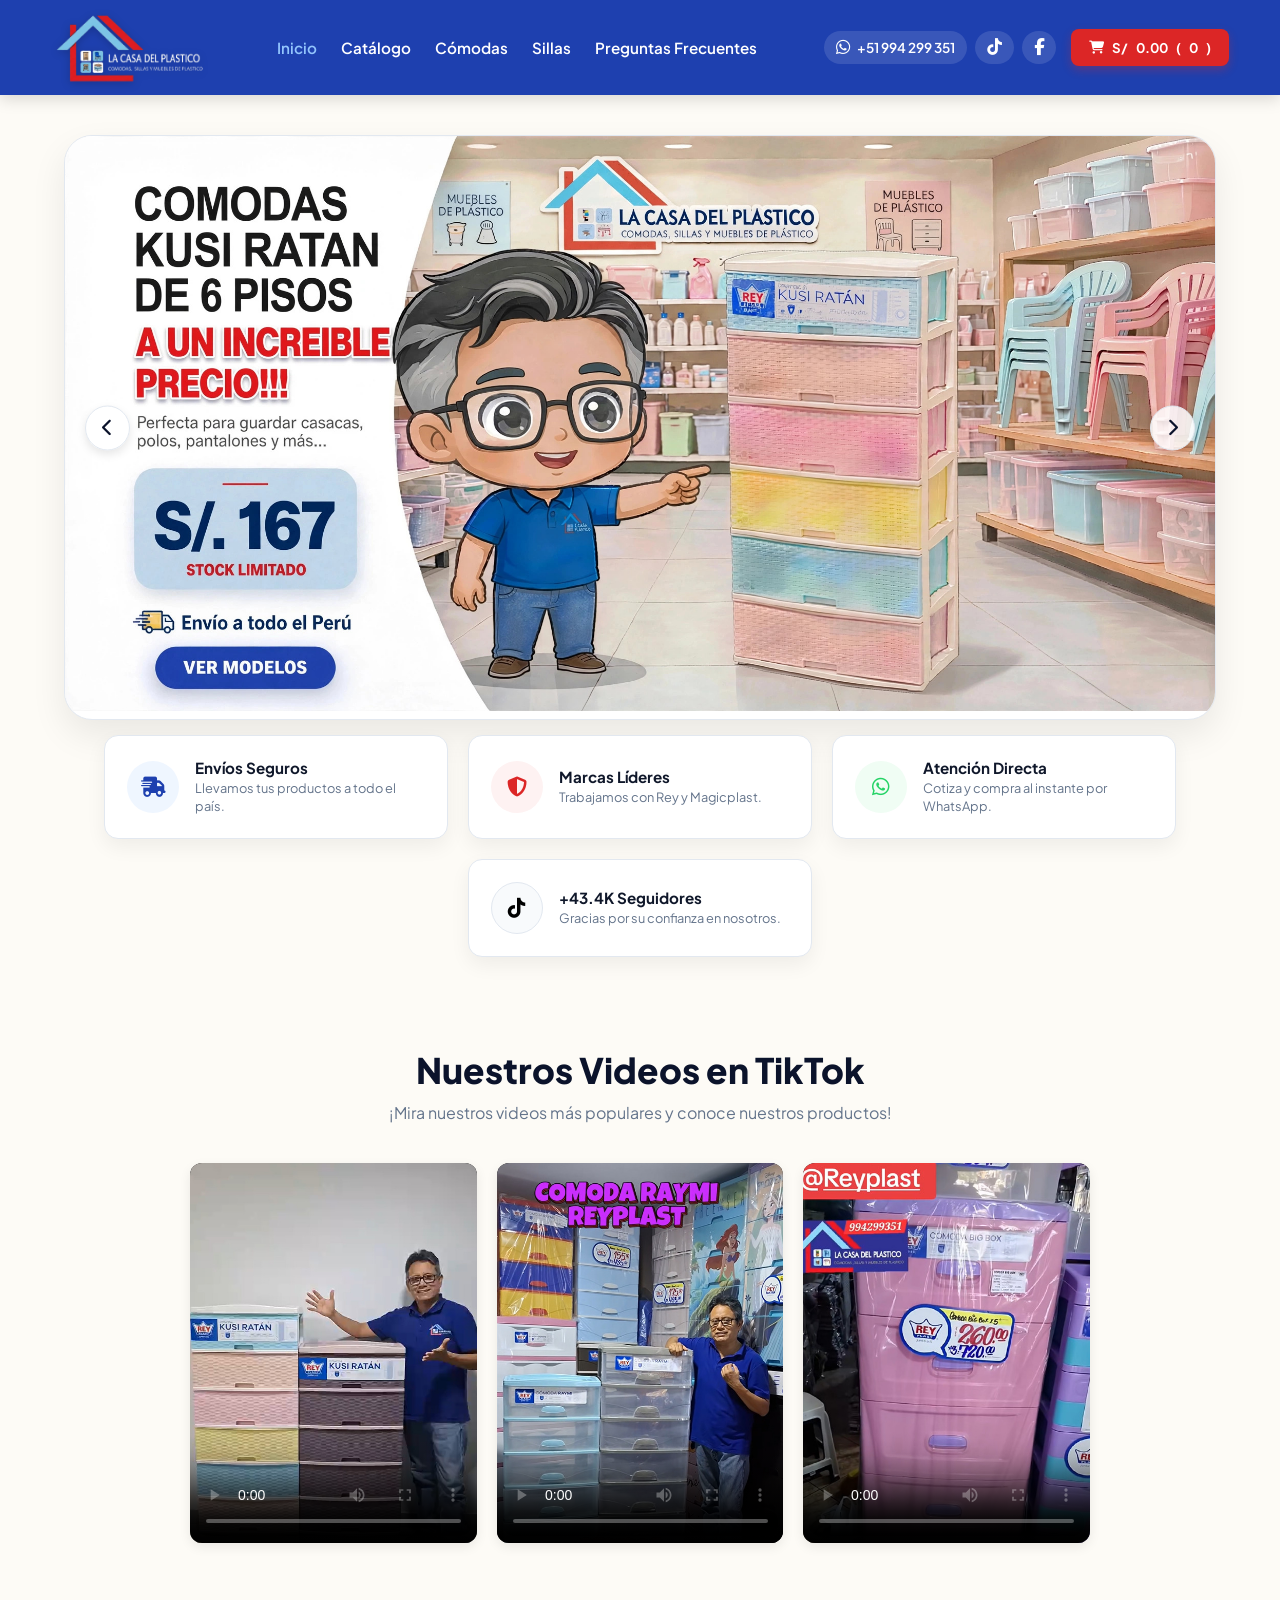
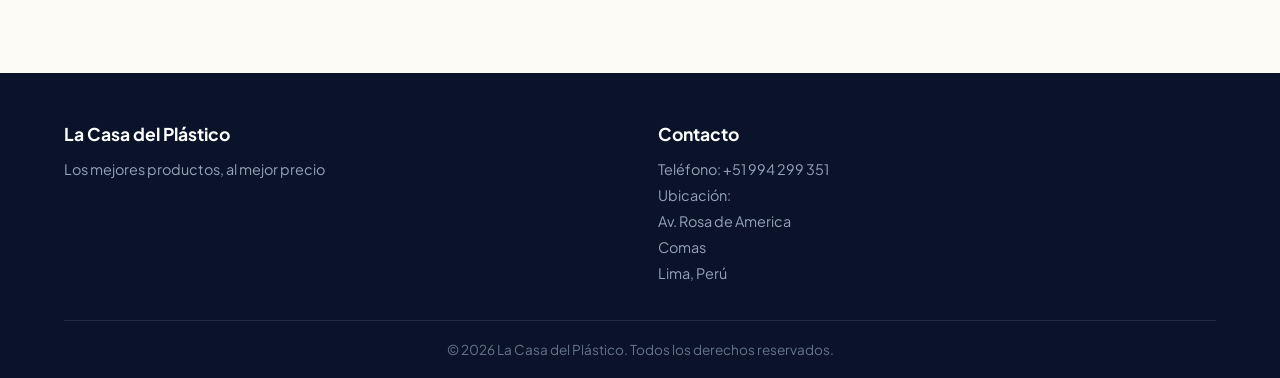
<file: index.html>
<!DOCTYPE html>
<html lang="es">
<head>
    <meta charset="UTF-8">
    <meta name="viewport" content="width=device-width, initial-scale=1.0">
    <title>La Casa del Plástico</title>
    <link href="https://fonts.googleapis.com/css2?family=Plus+Jakarta+Sans:wght@400;500;600;700;800&display=swap" rel="stylesheet">
    <link rel="stylesheet" href="https://cdnjs.cloudflare.com/ajax/libs/font-awesome/6.4.0/css/all.min.css">
    
    <style>
        :root {
            --azul-oscuro: #0B132B;
            --azul-rey: #1E40AF;
            --azul-rey-hover: #1D4ED8;
            --rojo-acento: #DC2626;
            --rojo-hover: #B91C1C;
            --verde-wa: #25D366;
            
            --bg-body: #FDFBF6;
            --texto-oscuro: #0F172A;
            --texto-suave: #64748B;
            --borde: #E2E8F0;

            --transicion: all 0.35s cubic-bezier(0.4, 0, 0.2, 1);
        }

        * {
            box-sizing: border-box;
            margin: 0;
            padding: 0;
            font-family: 'Plus Jakarta Sans', sans-serif;
        }

        html {
            scroll-behavior: smooth;
        }

        body {
            background-color: var(--bg-body);
            margin: 0;
        }

        /* NAVEGACIÓN PRINCIPAL */
        header {
            background-color: var(--azul-rey);
            padding: 10px 4%;
            display: flex;
            justify-content: space-between;
            align-items: center;
            position: sticky;
            top: 0;
            z-index: 1000;
            box-shadow: 0 4px 15px rgba(0,0,0,0.15);
            transition: var(--transicion);
        }

        .logo a {
            display: flex;
            align-items: center;
            text-decoration: none;
        }

        .logo-img {
            height: 75px;
            width: auto;
            object-fit: contain;
            transition: var(--transicion);
            filter: drop-shadow(0px 2px 4px rgba(0, 0, 0, 0.2));
        }

        .logo-img:hover {
            transform: scale(1.04);
        }

        nav ul {
            display: flex;
            list-style: none;
            gap: 24px;
        }

        nav a {
            color: #ffffff;
            text-decoration: none;
            font-weight: 600;
            font-size: 0.95rem;
            position: relative;
            padding-bottom: 4px;
            transition: var(--transicion);
        }

        nav a::after {
            content: '';
            position: absolute;
            bottom: 0;
            left: 0;
            width: 0;
            height: 2px;
            background-color: #ffffff;
            transition: var(--transicion);
        }

        nav a:hover::after {
            width: 100%;
        }

        .header-right {
            display: flex;
            align-items: center;
            gap: 15px;
        }

        .social-contact {
            display: flex;
            align-items: center;
            gap: 8px;
        }

        .social-icon {
            color: #ffffff;
            text-decoration: none;
            font-size: 1.05rem;
            display: flex;
            align-items: center;
            gap: 6px;
            padding: 8px 12px;
            border-radius: 20px;
            background: rgba(255, 255, 255, 0.12);
            transition: var(--transicion);
        }

        .social-icon span {
            font-size: 0.85rem;
            font-weight: 600;
        }

        .social-icon:hover {
            transform: translateY(-2px);
            background: rgba(255, 255, 255, 0.25);
        }

        .social-icon.wa:hover { color: #25D366; }
        .social-icon.tt:hover { color: #00f2fe; }
        .social-icon.fb:hover { color: #1877F2; }

        .btn-cart {
            background-color: var(--rojo-acento);
            color: white;
            border: none;
            padding: 10px 18px;
            border-radius: 8px;
            font-weight: 700;
            cursor: pointer;
            transition: var(--transicion);
            box-shadow: 0 4px 10px rgba(220, 38, 38, 0.3);
            display: flex;
            align-items: center;
            gap: 8px;
        }

        .btn-cart:hover {
            background-color: var(--rojo-hover);
            transform: translateY(-2px);
            box-shadow: 0 6px 15px rgba(220, 38, 38, 0.45);
        }

        /* MODAL DEL CARRITO */
        .modal-carrito {
            display: none;
            position: fixed;
            top: 0;
            left: 0;
            width: 100%;
            height: 100%;
            background: rgba(0, 0, 0, 0.6);
            z-index: 2000;
            justify-content: center;
            align-items: center;
            padding: 20px;
        }

        .modal-contenido {
            background: white;
            width: 100%;
            max-width: 500px;
            border-radius: 16px;
            padding: 24px;
            box-shadow: 0 15px 35px rgba(0,0,0,0.2);
            max-height: 90vh;
            overflow-y: auto;
        }

        .cart-item {
            display: flex;
            align-items: center;
            justify-content: space-between;
            padding: 10px 0;
            border-bottom: 1px solid var(--borde);
            gap: 10px;
        }

        .qty-controls {
            display: flex;
            align-items: center;
            gap: 8px;
            background: #F1F5F9;
            padding: 4px 8px;
            border-radius: 6px;
        }

        .qty-btn {
            background: white;
            border: 1px solid var(--borde);
            width: 24px;
            height: 24px;
            border-radius: 4px;
            font-weight: bold;
            cursor: pointer;
        }

        .btn-remove {
            background: none;
            border: none;
            color: var(--rojo-acento);
            cursor: pointer;
            font-size: 1rem;
        }

        .form-control-input {
            width: 100%;
            padding: 10px;
            border: 1px solid var(--borde);
            border-radius: 8px;
            margin-bottom: 10px;
            font-size: 0.9rem;
        }

        /* BANNER ÚNICO (IMAGEN COMPLETA) */
        .hero-banner-section {
            padding: 40px 5%;
            background: #FDFBF6;
            display: flex;
            justify-content: center;
        }

        .banner-container {
            max-width: 1200px;
            width: 100%;
            position: relative;
            border-radius: 28px;
            overflow: hidden;
            box-shadow: 0 15px 35px rgba(0, 0, 0, 0.08);
            border: 1px solid #E2E8F0;
            background: #FFFFFF;
        }

        .banner-track {
            display: flex;
            transition: transform 0.6s cubic-bezier(0.25, 1, 0.5, 1);
            width: 100%;
        }

        .banner-slide {
            min-width: 100%;
            position: relative;
            box-sizing: border-box;
        }

        .banner-img {
            width: 100%;
            height: auto;
            display: block;
        }

        .hotspot-ver-modelos {
            position: absolute;
            bottom: 4.5%;  
            left: 5.2%;    
            width: 22%;    
            height: 11%;   
            cursor: pointer;
            border-radius: 20px;
            z-index: 5;
        }

        .hotspot-ver-modelos:hover {
            background: rgba(30, 64, 175, 0.15);
            box-shadow: 0 0 15px rgba(30, 64, 175, 0.4);
        }

        .hotspot-silla {
            position: absolute;
            bottom: 4.5%;  
            left: 7.2%;    
            width: 17%;    
            height: 11%;   
            cursor: pointer;
            border-radius: 20px;
            z-index: 5;
        }

        .hotspot-silla:hover {
            background: rgba(30, 64, 175, 0.2);
            box-shadow: 0 0 15px rgba(30, 64, 175, 0.4);
        }

        .carousel-btn {
            position: absolute;
            top: 50%;
            transform: translateY(-50%);
            background-color: rgba(255, 255, 255, 0.85);
            color: var(--azul-oscuro);
            border: 1px solid var(--borde);
            width: 45px;
            height: 45px;
            border-radius: 50%;
            cursor: pointer;
            display: flex;
            align-items: center;
            justify-content: center;
            font-size: 1.1rem;
            z-index: 10;
            transition: var(--transicion);
            box-shadow: 0 4px 10px rgba(0,0,0,0.1);
        }

        .carousel-btn:hover {
            background-color: #ffffff;
            color: var(--azul-rey);
            transform: translateY(-50%) scale(1.08);
            box-shadow: 0 6px 15px rgba(0,0,0,0.15);
        }

        .carousel-btn.prev { left: 20px; }
        .carousel-btn.next { right: 20px; }

        /* SECCIÓN DE BENEFICIOS FLOTANTES */
        .benefits-section {
            max-width: 1200px;
            margin: -25px auto 40px auto;
            padding: 0 5%;
            position: relative;
            z-index: 10;
        }

        .benefits-grid {
            display: grid;
            grid-template-columns: repeat(3, 1fr);
            gap: 20px;
            justify-content: center;
        }

        .benefit-card:nth-child(1) { grid-column: 1; }
        .benefit-card:nth-child(2) { grid-column: 2; }
        .benefit-card:nth-child(3) { grid-column: 3; }
        .benefit-card:nth-child(4) { grid-column: 2; }

        .benefit-card {
            background: white;
            padding: 22px;
            border-radius: 14px;
            display: flex;
            align-items: center;
            gap: 16px;
            box-shadow: 0 8px 20px rgba(0,0,0,0.06);
            border: 1px solid var(--borde);
            transition: var(--transicion);
        }

        .benefit-card:hover {
            transform: translateY(-3px);
            box-shadow: 0 12px 25px rgba(0,0,0,0.09);
        }

        .benefit-icon {
            width: 52px;
            height: 52px;
            border-radius: 50%;
            display: flex;
            align-items: center;
            justify-content: center;
            font-size: 1.25rem;
            flex-shrink: 0;
        }

        .benefit-icon.blue { background-color: #EFF6FF; color: var(--azul-rey); }
        .benefit-icon.red { background-color: #FEF2F2; color: var(--rojo-acento); }
        .benefit-icon.green { background-color: #F0FDF4; color: var(--verde-wa); }
        .benefit-icon.dark { background-color: #F8FAFC; color: #000; border: 1px solid var(--borde); }

        .benefit-info h4 {
            font-size: 0.95rem;
            color: var(--texto-oscuro);
            margin-bottom: 3px;
            font-weight: 700;
        }

        .benefit-info p {
            font-size: 0.8rem;
            color: var(--texto-suave);
            margin: 0;
            line-height: 1.4;
        }

        /* SECCIÓN DE TIKTOK */
        .tiktok-section {
            padding: 50px 5%;
            max-width: 1200px;
            margin: 0 auto;
            text-align: center;
        }

        .section-title {
            font-size: 2.2rem;
            color: var(--azul-oscuro);
            font-weight: 800;
            margin-bottom: 10px;
        }

        .section-subtitle {
            color: var(--texto-suave);
            margin-bottom: 40px;
        }

        .tiktok-grid {
            display: grid;
            grid-template-columns: repeat(3, 1fr);
            gap: 20px;
            max-width: 900px;
            margin: 30px auto;
        }

        .tiktok-card {
            width: 100%;
            height: 380px;
            background: #000;
            border-radius: 12px;
            box-shadow: 0 4px 12px rgba(0,0,0,0.08);
            overflow: hidden;
            position: relative;
        }

        .tiktok-video {
            width: 100%;
            height: 100%;
            object-fit: cover;
            border-radius: 8px;
            background-color: var(--azul-oscuro);
        }

        .tiktok-card:hover {
            transform: translateY(-4px);
        }

        /* FOOTER */
        footer {
            background-color: var(--azul-oscuro);
            color: white;
            padding: 50px 5% 20px 5%;
            margin-top: 50px;
        }

        .footer-content {
            display: grid;
            grid-template-columns: repeat(auto-fit, minmax(200px, 1fr));
            gap: 35px;
            max-width: 1200px;
            margin: 0 auto 30px auto;
        }

        .footer-col h4 {
            margin-bottom: 15px;
            font-size: 1.1rem;
        }

        .footer-col p, .footer-col a {
            color: #94A3B8;
            font-size: 0.9rem;
            text-decoration: none;
            display: block;
            margin-bottom: 8px;
        }

        .footer-bottom {
            text-align: center;
            border-top: 1px solid rgba(255,255,255,0.1);
            padding-top: 20px;
            font-size: 0.85rem;
            color: #64748B;
        }

        .form-grid {
            display: grid;
            grid-template-columns: 1fr 1fr;
            gap: 12px 15px;
            margin-bottom: 15px;
        }

        .form-group {
            display: flex;
            flex-direction: column;
        }

        .form-group.full-width {
            grid-column: 1 / -1;
        }

        .form-group label {
            font-size: 0.85rem;
            font-weight: 700;
            color: var(--azul-oscuro);
            margin-bottom: 4px;
        }

        .form-group input {
            padding: 10px 12px;
            border: 1px solid var(--borde);
            border-radius: 8px;
            font-size: 0.9rem;
            outline: none;
            transition: var(--transicion);
        }

        .form-group input:focus {
            border-color: var(--azul-rey);
            box-shadow: 0 0 0 3px rgba(30, 64, 175, 0.1);
        }

        @media (max-width: 968px) {
            .benefits-grid { grid-template-columns: 1fr; }
            .benefit-card:nth-child(n) { grid-column: auto; }
            .tiktok-grid { grid-template-columns: 1fr; }
            nav ul { display: none; }
        }
    </style>
</head>
<body>

    <header>
        <div class="logo">
            <a href="index.html">
                <img src="logo.png" alt="La Casa del Plástico Logo" class="logo-img">
            </a>
        </div>

        <nav>
            <ul>
                <li><a href="index.html" style="color: #93c5fd;">Inicio</a></li>
                <li><a href="productos.html">Catálogo</a></li>
                <li><a href="comodas.html">Cómodas</a></li>
                <li><a href="sillas.html">Sillas</a></li>
                <li><a href="preguntas.html">Preguntas Frecuentes</a></li>
            </ul>
        </nav>

        <div class="header-right">
            <div class="social-contact">
                <a href="https://wa.me/51994299351" target="_blank" class="social-icon wa" title="WhatsApp">
                    <i class="fa-brands fa-whatsapp"></i>
                    <span>+51 994 299 351</span>
                </a>
                <a href="https://www.tiktok.com/@lacasadelplastic0" target="_blank" class="social-icon tt" title="TikTok">
                    <i class="fa-brands fa-tiktok"></i>
                </a>
                <a href="https://www.facebook.com/p/la-casa-del-plastico-61567259547044/" target="_blank" class="social-icon fb" title="Facebook">
                    <i class="fa-brands fa-facebook-f"></i>
                </a>
            </div>
            <button class="btn-cart" onclick="toggleModalCarrito()">
                <i class="fa-solid fa-cart-shopping"></i> 
                S/ <span id="cart-total-header">0.00</span> (<span id="cart-count-header">0</span>)
            </button>
        </div>
    </header>

    <!-- MODAL DEL CARRITO -->
    <div id="modal-carrito" class="modal-carrito">
        <div class="modal-contenido">
            <h3 style="margin-bottom: 15px; color: var(--azul-oscuro);">Tu Carrito y Datos de Envío</h3>
            <div id="lista-carrito" style="margin-bottom: 20px; max-height: 200px; overflow-y: auto;">
                <!-- Items dinámicos -->
            </div>
            
            <div style="border-top: 1px solid var(--borde); padding-top: 10px; margin-bottom: 15px; font-weight: bold; display: flex; justify-content: space-between;">
                <span>Total a Pagar:</span>
                <span style="color: var(--rojo-acento);">S/ <span id="modal-total">0.00</span></span>
            </div>

            <div style="font-weight: 700; margin-bottom: 10px; display: flex; align-items: center; gap: 8px; color: var(--azul-oscuro);">
                <i class="fa-solid fa-user"></i> Datos del Cliente
            </div>

            <div class="form-grid">
                <div class="form-group">
                    <label>Nombres</label>
                    <input type="text" id="input-nombres" placeholder="Tus nombres">
                </div>
                <div class="form-group">
                    <label>Apellidos</label>
                    <input type="text" id="input-apellidos" placeholder="Tus apellidos">
                </div>
                <div class="form-group">
                    <label>DNI</label>
                    <input type="text" id="input-dni" placeholder="8 dígitos" maxlength="8">
                </div>
                <div class="form-group">
                    <label>Celular</label>
                    <input type="text" id="input-celular" placeholder="999999999" maxlength="9">
                </div>
                <div class="form-group">
                    <label>Provincia</label>
                    <input type="text" id="input-provincia" placeholder="Ej. Lima">
                </div>
                <div class="form-group">
                    <label>Distrito</label>
                    <input type="text" id="input-distrito" placeholder="Ej. Comas">
                </div>
            </div>

            <div style="display: flex; gap: 10px; margin-top: 15px;">
                <button onclick="enviarPedidoWhatsApp()" style="flex: 2; background: var(--verde-wa); color: white; border: none; padding: 12px; border-radius: 8px; font-weight: bold; cursor: pointer;">
                    <i class="fa-brands fa-whatsapp"></i> Enviar Pedido por WhatsApp
                </button>
                <button onclick="toggleModalCarrito()" style="flex: 1; background: #E2E8F0; color: var(--texto-oscuro); border: none; padding: 12px; border-radius: 8px; font-weight: bold; cursor: pointer;">
                    Cerrar
                </button>
            </div>
        </div>
    </div>

    <!-- BANNER CARRUSEL -->
    <section class="hero-banner-section">
        <div class="banner-container">
            <div class="banner-track">
                <div class="banner-slide">
                    <img src="principal/prin1.jpg" alt="Cómodas Kusi Ratan de 6 Pisos" class="banner-img">
                    <a href="productos.html?producto=kusi-ratan&variante=6" class="hotspot-ver-modelos" title="Ver modelos de Kusi Ratan"></a>
                </div>
                <div class="banner-slide">
                    <img src="principal/prin2.jpg" alt="Cómoda Big Box de 5 Pisos" class="banner-img">
                    <a href="productos.html?producto=big-box&variante=5" class="hotspot-ver-modelos" title="Ver modelos de Big Box"></a>
                </div>
                <div class="banner-slide">
                    <img src="principal/prin3.jpg" alt="Silla Top Elegant" class="banner-img">
                    <a href="productos.html?producto=silla-elegant&variante=Unidad" class="hotspot-silla" title="Ver Sillas Top Elegant"></a>
                </div>
                <div class="banner-slide">
                    <img src="principal/prin4.jpg" alt="Cómoda Frozen de 4 Pisos" class="banner-img">
                    <a href="productos.html?producto=frozen&variante=Única" class="hotspot-ver-modelos" title="Ver modelos"></a>
                </div>
            </div>
            <button class="carousel-btn prev" onclick="cambiarSlide(-1)"><i class="fa-solid fa-chevron-left"></i></button>
            <button class="carousel-btn next" onclick="cambiarSlide(1)"><i class="fa-solid fa-chevron-right"></i></button>
        </div>
    </section>

    <!-- SECCIÓN DE BENEFICIOS FLOTANTES -->
    <section class="benefits-section">
        <div class="benefits-grid">
            <div class="benefit-card">
                <div class="benefit-icon blue"><i class="fa-solid fa-truck-fast"></i></div>
                <div class="benefit-info">
                    <h4>Envíos Seguros</h4>
                    <p>Llevamos tus productos a todo el país.</p>
                </div>
            </div>
            <div class="benefit-card">
                <div class="benefit-icon red"><i class="fa-solid fa-shield-halved"></i></div>
                <div class="benefit-info">
                    <h4>Marcas Líderes</h4>
                    <p>Trabajamos con Rey y Magicplast.</p>
                </div>
            </div>
            <div class="benefit-card">
                <div class="benefit-icon green"><i class="fa-brands fa-whatsapp"></i></div>
                <div class="benefit-info">
                    <h4>Atención Directa</h4>
                    <p>Cotiza y compra al instante por WhatsApp.</p>
                </div>
            </div>
            <div class="benefit-card">
                <div class="benefit-icon dark"><i class="fa-brands fa-tiktok"></i></div>
                <div class="benefit-info">
                    <h4>+43.4K Seguidores</h4>
                    <p>Gracias por su confianza en nosotros.</p>
                </div>
            </div>
        </div>
    </section>

    <!-- SECCIÓN DE TIKTOK -->
    <section class="tiktok-section">
        <h2 class="section-title">Nuestros Videos en TikTok</h2>
        <p class="section-subtitle">¡Mira nuestros videos más populares y conoce nuestros productos!</p>
        <div class="tiktok-grid">
            <div class="tiktok-card">
                <video class="tiktok-video" controls poster="images/miniatura1.jpg">
                    <source src="videos/video1.mp4" type="video/mp4">
                </video>
            </div>
            <div class="tiktok-card">
                <video class="tiktok-video" controls poster="images/miniatura2.jpg">
                    <source src="videos/video2.mp4" type="video/mp4">
                </video>
            </div>
            <div class="tiktok-card">
                <video class="tiktok-video" controls poster="images/miniatura3.jpg">
                    <source src="videos/video3.mp4" type="video/mp4">
                </video>
            </div>
        </div>
    </section>

    <footer id="contacto">
        <div class="footer-content">
            <div class="footer-col">
                <h4>La Casa del Plástico</h4>
                <p>Los mejores productos, al mejor precio</p>
            </div>
            <div class="footer-col">
                <h4>Contacto</h4>
                <p>Teléfono: +51 994 299 351</p>
                <p>Ubicación:</p>
                <p>Av. Rosa de America</p>
                <p>Comas</p>
                <p>Lima, Perú</p>
            </div>
        </div>
        <div class="footer-bottom">
            <p>&copy; 2026 La Casa del Plástico. Todos los derechos reservados.</p>
        </div>
    </footer>

    <script>
        // --- CARRITO EN SESIÓN (Se borra al cerrar la página) ---
        let carrito = JSON.parse(sessionStorage.getItem('carrito_plastico')) || [];

        function calcularPrecioTotalItem(item) {
            let cantidadRestante = item.cantidad;
            let precioBase = item.precioUnitario || item.precio || 0;

            if (cantidadRestante < 3) {
                return precioBase * cantidadRestante;
            }

            let opcionesFuente = item.opcionesDisponibles;
            let esComoda = (item.nombre || "").toLowerCase().includes('cómoda') || item.id.includes('ratan') || item.id.includes('toy-story') || item.id.includes('stitch') || item.id.includes('kusi');

            if (esComoda && opcionesFuente && opcionesFuente.length > 0) {
                let opcionX3 = opcionesFuente.find(op => {
                    let label = (op.label || op.nombre || "").toLowerCase();
                    let esX3 = label.includes('x3') || label.includes('3 unidades');
                    
                    let textoOpcion = (item.opcionLabel || item.opcion || "").toLowerCase();
                    let numeroPiso = textoOpcion.replace(/[^0-9]/g, '');
                    if (numeroPiso) {
                        return esX3 && label.includes(numeroPiso);
                    }
                    return esX3;
                });

                if (!opcionX3) {
                    opcionX3 = opcionesFuente.find(op => {
                        let label = (op.label || op.nombre || "").toLowerCase();
                        return label.includes('x3') || label.includes('3 unidades');
                    });
                }

                if (opcionX3 && opcionX3.precio) {
                    let precioComboX3 = parseFloat(opcionX3.precio);
                    let paquetesDe3 = Math.floor(cantidadRestante / 3);
                    let unidadesSueltas = cantidadRestante % 3;
                    return (paquetesDe3 * precioComboX3) + (unidadesSueltas * precioBase);
                }
            }

            let precioTotal = 0;
            if (!opcionesFuente || opcionesFuente.length === 0) {
                return precioBase * cantidadRestante;
            }

            let opcionesOrdenadas = [...opcionesFuente].map(op => {
                let texto = (op.label || op.nombre || "").toLowerCase();
                let match = texto.match(/\d+/);
                let cantMinima = match ? parseInt(match[0]) : 1;

                if (texto.includes('docena')) {
                    cantMinima = 12;
                } else if (texto.includes('unidad') || texto.includes('pieza')) {
                    cantMinima = 1;
                }

                return { ...op, cantMinima, precio: Number(op.precio) || 0 };
            }).sort((a, b) => b.cantMinima - a.cantMinima);

            let opcionUnidad = opcionesOrdenadas.find(op => op.cantMinima === 1) || opcionesOrdenadas[opcionesOrdenadas.length - 1];
            let precioUnitarioCalculado = opcionUnidad ? (opcionUnidad.precio / opcionUnidad.cantMinima) : precioBase;

            for (let op of opcionesOrdenadas) {
                if (op.cantMinima > 1 && cantidadRestante >= op.cantMinima) {
                    let paquetes = Math.floor(cantidadRestante / op.cantMinima);
                    precioTotal += paquetes * op.precio;
                    cantidadRestante %= op.cantMinima;
                }
            }

            if (cantidadRestante > 0) {
                precioTotal += cantidadRestante * precioUnitarioCalculado;
            }

            return precioTotal;
        }

        function actualizarCarritoUI() {
            const totalItems = carrito.reduce((sum, item) => sum + item.cantidad, 0);
            const totalPrecio = carrito.reduce((sum, item) => sum + calcularPrecioTotalItem(item), 0);
            
            const elTotalHeader = document.getElementById('cart-total-header');
            const elCountHeader = document.getElementById('cart-count-header');
            const elModalTotal = document.getElementById('modal-total');

            if (elTotalHeader) elTotalHeader.innerText = totalPrecio.toFixed(2);
            if (elCountHeader) elCountHeader.innerText = totalItems;
            if (elModalTotal) elModalTotal.innerText = totalPrecio.toFixed(2);

            const lista = document.getElementById('lista-carrito');
            if (!lista) return;

            if (carrito.length === 0) {
                lista.innerHTML = '<p style="color: var(--texto-suave); font-size: 0.9rem;">Tu carrito está vacío.</p>';
                return;
            }

            lista.innerHTML = carrito.map((item, index) => `
                <div class="cart-item" style="display: flex; align-items: center; justify-content: space-between; margin-bottom: 12px; gap: 10px;">
                    <div style="flex: 1;">
                        <strong style="font-size: 0.85rem;">${item.nombre}</strong><br>
                        <span style="color: var(--rojo-acento); font-weight: 700; font-size: 0.8rem;">S/ ${calcularPrecioTotalItem(item).toFixed(2)}</span>
                    </div>
                    <div>
                        <input type="number" min="1" value="${item.cantidad}" 
                            onchange="actualizarCantidadInput(${index}, this.value)" 
                            oninput="actualizarCantidadInput(${index}, this.value)"
                            style="width: 60px; padding: 4px; text-align: center; border-radius: 6px; border: 1px solid #ccc; font-weight: 700; font-size: 0.85rem;">
                    </div>
                    <button class="btn-remove" onclick="eliminarDelCarrito(${index})"><i class="fa-solid fa-trash"></i></button>
                </div>
            `).join('');
        }

        function actualizarCantidadInput(index, nuevoValor) {
            let cantidad = parseInt(nuevoValor);
            if (isNaN(cantidad) || cantidad <= 0) {
                cantidad = 1;
            }
            carrito[index].cantidad = cantidad;
            sessionStorage.setItem('carrito_plastico', JSON.stringify(carrito));
            
            // Actualizamos los subtotales y totales en tiempo real sin perder el foco del input
            const totalItems = carrito.reduce((sum, item) => sum + item.cantidad, 0);
            const totalPrecio = carrito.reduce((sum, item) => sum + calcularPrecioTotalItem(item), 0);
            
            const elTotalHeader = document.getElementById('cart-total-header');
            const elCountHeader = document.getElementById('cart-count-header');
            const elModalTotal = document.getElementById('modal-total');

            if (elTotalHeader) elTotalHeader.innerText = totalPrecio.toFixed(2);
            if (elCountHeader) elCountHeader.innerText = totalItems;
            if (elModalTotal) elModalTotal.innerText = totalPrecio.toFixed(2);
        }

        function eliminarDelCarrito(index) {
            carrito.splice(index, 1);
            sessionStorage.setItem('carrito_plastico', JSON.stringify(carrito));
            actualizarCarritoUI();
        }

        function toggleModalCarrito() {
            const modal = document.getElementById('modal-carrito');
            if (modal) {
                modal.style.display = modal.style.display === 'flex' ? 'none' : 'flex';
            }
        }

        function enviarPedidoWhatsApp() {
    if (carrito.length === 0) {
        alert("Tu carrito está vacío.");
        return;
    }

    const nombres = document.getElementById('input-nombres')?.value.trim() || '';
    const apellidos = document.getElementById('input-apellidos')?.value.trim() || '';
    const dni = document.getElementById('input-dni')?.value.trim() || '';
    const celular = document.getElementById('input-celular')?.value.trim() || '';
    const provincia = document.getElementById('input-provincia')?.value.trim() || '';
    const distrito = document.getElementById('input-distrito')?.value.trim() || '';

    if (!nombres || !apellidos || !dni || !celular || !provincia || !distrito) {
        alert("Por favor, completa todos tus datos personales y de ubicación para el pedido.");
        return;
    }

    const totalPrecio = carrito.reduce((sum, item) => sum + calcularPrecioTotalItem(item), 0);

    // 1. CREAR EL OBJETO DEL PEDIDO PARA EL ADMIN
    let nuevoPedidoAdmin = {
        id: Date.now(),
        nombres: nombres,
        apellidos: apellidos,
        dni: dni,
        celular: celular,
        provincia: provincia,
        distrito: distrito,
        items: carrito.map(item => ({ 
            nombre: item.nombre, 
            cantidad: item.cantidad, 
            subtotal: calcularPrecioTotalItem(item) 
        })),
        total: totalPrecio,
        fecha: new Date().toLocaleString(),
        estado: "pendiente"
    };

    // 2. GUARDAR EN localStorage PARA QUE EL ADMIN.HTML LO PUEDA LEER SIEMPRE
    let listaAdmin = JSON.parse(localStorage.getItem('admin_pedidos')) || [];
    listaAdmin.unshift(nuevoPedidoAdmin);
    localStorage.setItem('admin_pedidos', JSON.stringify(listaAdmin));

    // 3. ARMAR EL MENSAJE DE WHATSAPP
    let mensaje = `*¡Nuevo Pedido - La Casa del Plástico!*%0A%0A`;
    mensaje += `*DATOS DEL CLIENTE:*%0A`;
    mensaje += `- Nombre: ${nombres} ${apellidos}%0A`;
    mensaje += `- DNI: ${dni}%0A`;
    mensaje += `- Celular: ${celular}%0A`;
    mensaje += `- Provincia: ${provincia}%0A`;
    mensaje += `- Distrito: ${distrito}%0A%0A`;
    
    mensaje += `*DETALLE DEL PEDIDO:*%0A`;
    carrito.forEach(item => {
        const subtotalItem = calcularPrecioTotalItem(item);
        mensaje += `▪ ${item.nombre} | Cant: ${item.cantidad} | S/ ${subtotalItem.toFixed(2)}%0A`;
    });
    
    mensaje += `%0A*TOTAL A PAGAR: S/ ${totalPrecio.toFixed(2)}*`;

    // 4. ABRIR WHATSAPP
    window.open(`https://wa.me/51994299351?text=${mensaje}`, '_blank');
}

        document.addEventListener('DOMContentLoaded', () => {
            actualizarCarritoUI();
        });

        // --- SCRIPTS DE TIKTOK Y CARRUSEL ORIGINALES ---
        document.querySelectorAll('.tiktok-card').forEach(card => {
            const video = card.querySelector('.tiktok-video');
            card.addEventListener('mouseenter', () => {
                video.play().catch(() => {});
            });
            card.addEventListener('mouseleave', () => {
                video.pause();
                video.currentTime = 0;
            });
        });

        let slideActual = 0;
        function mostrarSlide(n) {
            const slides = document.querySelectorAll('.banner-slide');
            const track = document.querySelector('.banner-track');
            if (slides.length === 0 || !track) return;
            if (n >= slides.length) slideActual = 0;
            if (n < 0) slideActual = slides.length - 1;
            track.style.transform = `translateX(-${slideActual * 100}%)`;
        }
        function cambiarSlide(direccion) {
            slideActual += direccion;
            mostrarSlide(slideActual);
        }
        setInterval(() => {
            slideActual++;
            mostrarSlide(slideActual);
        }, 6000);
    </script>
</body>
</html>
</file>
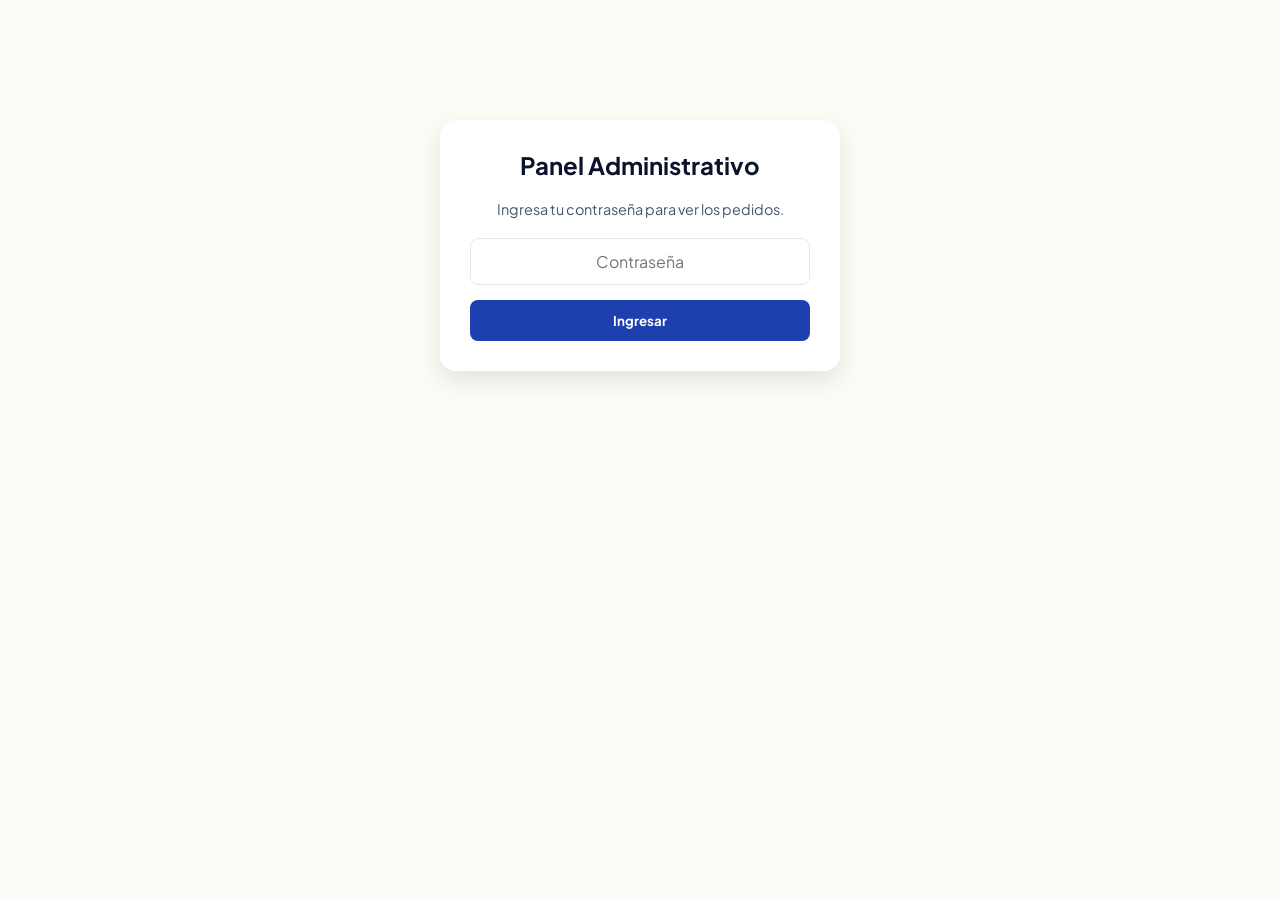
<file: admin.html>
<!DOCTYPE html>
<html lang="es">
<head>
    <meta charset="UTF-8">
    <meta name="viewport" content="width=device-width, initial-scale=1.0">
    <title>Panel de Administración - La Casa del Plástico</title>
    <link href="https://fonts.googleapis.com/css2?family=Plus+Jakarta+Sans:wght@400;500;600;700;800&display=swap" rel="stylesheet">
    <link rel="stylesheet" href="https://cdnjs.cloudflare.com/ajax/libs/font-awesome/6.4.0/css/all.min.css">
    
    <style>
        :root {
            --azul-oscuro: #0B132B;
            --azul-rey: #1E40AF;
            --rojo-acento: #DC2626;
            --verde-wa: #25D366;
            --bg-body: #FDFBF6;
            --texto-oscuro: #0F172A;
            --texto-suave: #475569;
            --borde: #E2E8F0;
            --transicion: all 0.3s ease;
        }

        * {
            box-sizing: border-box;
            margin: 0;
            padding: 0;
            font-family: 'Plus Jakarta Sans', sans-serif;
        }

        body {
            background-color: var(--bg-body);
            color: var(--texto-oscuro);
            padding: 20px;
        }

        /* PANTALLA DE CONTRASEÑA */
        #auth-screen {
            max-width: 400px;
            margin: 100px auto;
            background: white;
            padding: 30px;
            border-radius: 16px;
            box-shadow: 0 10px 25px rgba(0,0,0,0.1);
            text-align: center;
        }

        #auth-screen h2 {
            color: var(--azul-oscuro);
            margin-bottom: 20px;
        }

        .input-pass {
            width: 100%;
            padding: 12px;
            border: 1px solid var(--borde);
            border-radius: 8px;
            margin-bottom: 15px;
            font-size: 1rem;
            text-align: center;
        }

        .btn-primary {
            background-color: var(--azul-rey);
            color: white;
            border: none;
            padding: 12px 20px;
            border-radius: 8px;
            font-weight: 700;
            cursor: pointer;
            width: 100%;
            transition: var(--transicion);
        }

        .btn-primary:hover {
            background-color: #1d4ed8;
        }

        /* PANEL PRINCIPAL (OCULTO HASTA AUTENTICAR) */
        #admin-panel {
            display: none;
            max-width: 1100px;
            margin: 0 auto;
        }

        header {
            display: flex;
            justify-content: space-between;
            align-items: center;
            background: white;
            padding: 20px 30px;
            border-radius: 16px;
            box-shadow: 0 4px 15px rgba(0,0,0,0.05);
            margin-bottom: 30px;
        }

        header h1 {
            font-size: 1.5rem;
            color: var(--azul-oscuro);
        }

        /* PESTAÑAS DE NAVEGACIÓN */
        .tabs {
            display: flex;
            gap: 15px;
            margin-bottom: 25px;
        }

        .tab-btn {
            background: white;
            border: 2px solid var(--borde);
            padding: 10px 20px;
            border-radius: 8px;
            font-weight: 700;
            cursor: pointer;
            color: var(--texto-suave);
            transition: var(--transicion);
        }

        .tab-btn.active {
            background: var(--azul-rey);
            color: white;
            border-color: var(--azul-rey);
        }

        /* CONTENEDOR DE TARJETAS (FLASH CARDS) */
        .cards-grid {
            display: grid;
            grid-template-columns: repeat(auto-fill, minmax(320px, 1fr));
            gap: 20px;
        }

        .order-card {
            background: white;
            border-radius: 16px;
            padding: 20px;
            box-shadow: 0 8px 20px rgba(0,0,0,0.05);
            border: 2px solid var(--borde);
            display: flex;
            flex-direction: column;
            justify-content: space-between;
            position: relative;
            transition: var(--transicion);
        }

        .order-card.pendiente {
            border-left: 6px solid var(--rojo-acento);
        }

        .order-card.realizado {
            border-left: 6px solid var(--verde-wa);
            opacity: 0.85;
        }

        .card-header {
            display: flex;
            justify-content: space-between;
            align-items: flex-start;
            margin-bottom: 12px;
            border-bottom: 1px solid var(--borde);
            padding-bottom: 8px;
        }

        .card-client {
            font-weight: 800;
            font-size: 1.1rem;
            color: var(--azul-oscuro);
        }

        .card-date {
            font-size: 0.8rem;
            color: var(--texto-suave);
        }

        .card-details {
            font-size: 0.9rem;
            margin-bottom: 15px;
            color: var(--texto-suave);
        }

        .card-details p {
            margin-bottom: 4px;
        }

        .items-list {
            background: #F8FAFC;
            padding: 10px;
            border-radius: 8px;
            font-size: 0.85rem;
            margin-bottom: 15px;
        }

        .card-footer {
            display: flex;
            justify-content: space-between;
            align-items: center;
            border-top: 1px solid var(--borde);
            padding-top: 12px;
        }

        .card-total {
            font-weight: 800;
            color: var(--rojo-acento);
            font-size: 1.05rem;
        }

        .actions-btns {
            display: flex;
            gap: 8px;
        }

        .btn-action {
            background: #F1F5F9;
            border: none;
            width: 35px;
            height: 35px;
            border-radius: 6px;
            cursor: pointer;
            font-size: 0.9rem;
            display: flex;
            align-items: center;
            justify-content: center;
            transition: var(--transicion);
        }

        .btn-action.toggle { color: var(--azul-rey); }
        .btn-action.toggle:hover { background: #E0F2FE; }
        .btn-action.delete { color: var(--rojo-acento); }
        .btn-action.delete:hover { background: #FEE2E2; }

        .empty-state {
            grid-column: 1 / -1;
            text-align: center;
            padding: 40px;
            color: var(--texto-suave);
            background: white;
            border-radius: 16px;
        }
    </style>
</head>
<body>

    <!-- PANTALLA DE ACCESO -->
    <div id="auth-screen">
        <h2>Panel Administrativo</h2>
        <p style="color: var(--texto-suave); font-size: 0.9rem; margin-bottom: 20px;">Ingresa tu contraseña para ver los pedidos.</p>
        <input type="password" id="input-password" class="input-pass" placeholder="Contraseña">
        <button class="btn-primary" onclick="verificarPassword()">Ingresar</button>
    </div>

    <!-- PANEL DE ADMINISTRACIÓN -->
    <div id="admin-panel">
        <header>
            <h1><i class="fa-solid fa-boxes-stacked"></i> Administración de Pedidos</h1>
            <button class="btn-primary" style="width: auto; padding: 8px 15px; font-size: 0.85rem; background: var(--rojo-acento);" onclick="cerrarSesion()">Salir</button>
        </header>

        <!-- PESTAÑAS -->
        <div class="tabs">
            <button class="tab-btn active" onclick="filtrarPedidos('todos', this)">Todos</button>
            <button class="tab-btn" onclick="filtrarPedidos('pendiente', this)">Faltantes (Pendientes)</button>
            <button class="tab-btn" onclick="filtrarPedidos('realizado', this)">Realizados</button>
        </div>

        <!-- CONTENEDOR DE TARJETAS -->
        <div id="pedidos-grid" class="cards-grid">
            <!-- Las tarjetas se generan dinámicamente aquí -->
        </div>
    </div>

    <script>
        // CAMBIA AQUÍ TU CONTRASEÑA SEGURA
        const PASSWORD_SECRETA = "Luchito50"; 

        function verificarPassword() {
            const pass = document.getElementById('input-password').value;
            if (pass === PASSWORD_SECRETA) {
                document.getElementById('auth-screen').style.display = 'none';
                document.getElementById('admin-panel').style.display = 'block';
                cargarPedidos('todos');
            } else {
                alert("Contraseña incorrecta.");
            }
        }

        function cerrarSesion() {
            document.getElementById('admin-panel').style.display = 'none';
            document.getElementById('auth-screen').style.display = 'block';
            document.getElementById('input-password').value = '';
        }

        // Simulación o lectura de pedidos locales
        // Nota: Para que los pedidos de tu catálogo principal lleguen aquí automáticamente, 
        // puedes asegurarte de guardarlos en el localStorage al hacer clic en enviar por WhatsApp.
        let pedidos = JSON.parse(localStorage.getItem('admin_pedidos')) || [
            {
                id: 1,
                nombres: "Juan",
                apellidos: "Pérez",
                dni: "12345678",
                celular: "987654321",
                provincia: "Lima",
                distrito: "Comas",
                items: [{ nombre: "Silla Rattan x1", cantidad: 4, subtotal: 120.00 }],
                total: 120.00,
                fecha: "2026-06-06 14:30",
                estado: "pendiente" // pendiente o realizado
            }
        ];

        let filtroActual = 'todos';

        function cargarPedidos(filtro) {
            filtroActual = filtro;
            const grid = document.getElementById('pedidos-grid');
            
            let pedidosFiltrados = pedidos;
            if (filtro !== 'todos') {
                pedidosFiltrados = pedidos.filter(p => p.estado === filtro);
            }

            if (pedidosFiltrados.length === 0) {
                grid.innerHTML = `<div class="empty-state">No hay pedidos en esta sección.</div>`;
                return;
            }

            grid.innerHTML = pedidosFiltrados.map(p => `
                <div class="order-card ${p.estado}">
                    <div>
                        <div class="card-header">
                            <div>
                                <div class="card-client">${p.nombres} ${p.apellidos}</div>
                                <div class="card-date"><i class="fa-regular fa-clock"></i> ${p.fecha}</div>
                            </div>
                            <span style="font-size: 0.75rem; font-weight: 700; padding: 4px 8px; border-radius: 4px; background: ${p.estado === 'pendiente' ? '#FEE2E2; color: #DC2626;' : '#DCFCE7; color: #16A34A;'}">
                                ${p.estado.toUpperCase()}
                            </span>
                        </div>
                        <div class="card-details">
                            <p><strong>DNI:</strong> ${p.dni}</p>
                            <p><strong>Celular:</strong> ${p.celular}</p>
                            <p><strong>Ubicación:</strong> ${p.provincia} - ${p.distrito}</p>
                        </div>
                        <div class="items-list">
                            <strong>Productos:</strong><br>
                            ${p.items.map(i => `▪ ${i.nombre} (Cant: ${i.cantidad}) - S/ ${i.subtotal.toFixed(2)}`).join('<br>')}
                        </div>
                    </div>
                    <div class="card-footer">
                        <div class="card-total">S/ ${p.total.toFixed(2)}</div>
                        <div class="actions-btns">
                            <button class="btn-action toggle" title="Cambiar Estado" onclick="cambiarEstado(${p.id})">
                                <i class="fa-solid fa-arrow-rotate-right"></i>
                            </button>
                            <button class="btn-action delete" title="Eliminar" onclick="eliminarPedido(${p.id})">
                                <i class="fa-solid fa-trash"></i>
                            </button>
                        </div>
                    </div>
                </div>
            `).join('');
        }

        function filtrarPedidos(filtro, btnElement) {
            document.querySelectorAll('.tab-btn').forEach(b => b.classList.remove('active'));
            btnElement.classList.add('active');
            cargarPedidos(filtro);
        }

        function cambiarEstado(id) {
            const pedido = pedidos.find(p => p.id === id);
            if (pedido) {
                pedido.estado = pedido.estado === 'pendiente' ? 'realizado' : 'pendiente';
                localStorage.setItem('admin_pedidos', JSON.stringify(pedidos));
                cargarPedidos(filtroActual);
            }
        }

        function eliminarPedido(id) {
            if (confirm("¿Estás seguro de eliminar este registro?")) {
                pedidos = pedidos.filter(p => p.id !== id);
                localStorage.setItem('admin_pedidos', JSON.stringify(pedidos));
                cargarPedidos(filtroActual);
            }
        }
    </script>
</body>
</html>
</file>
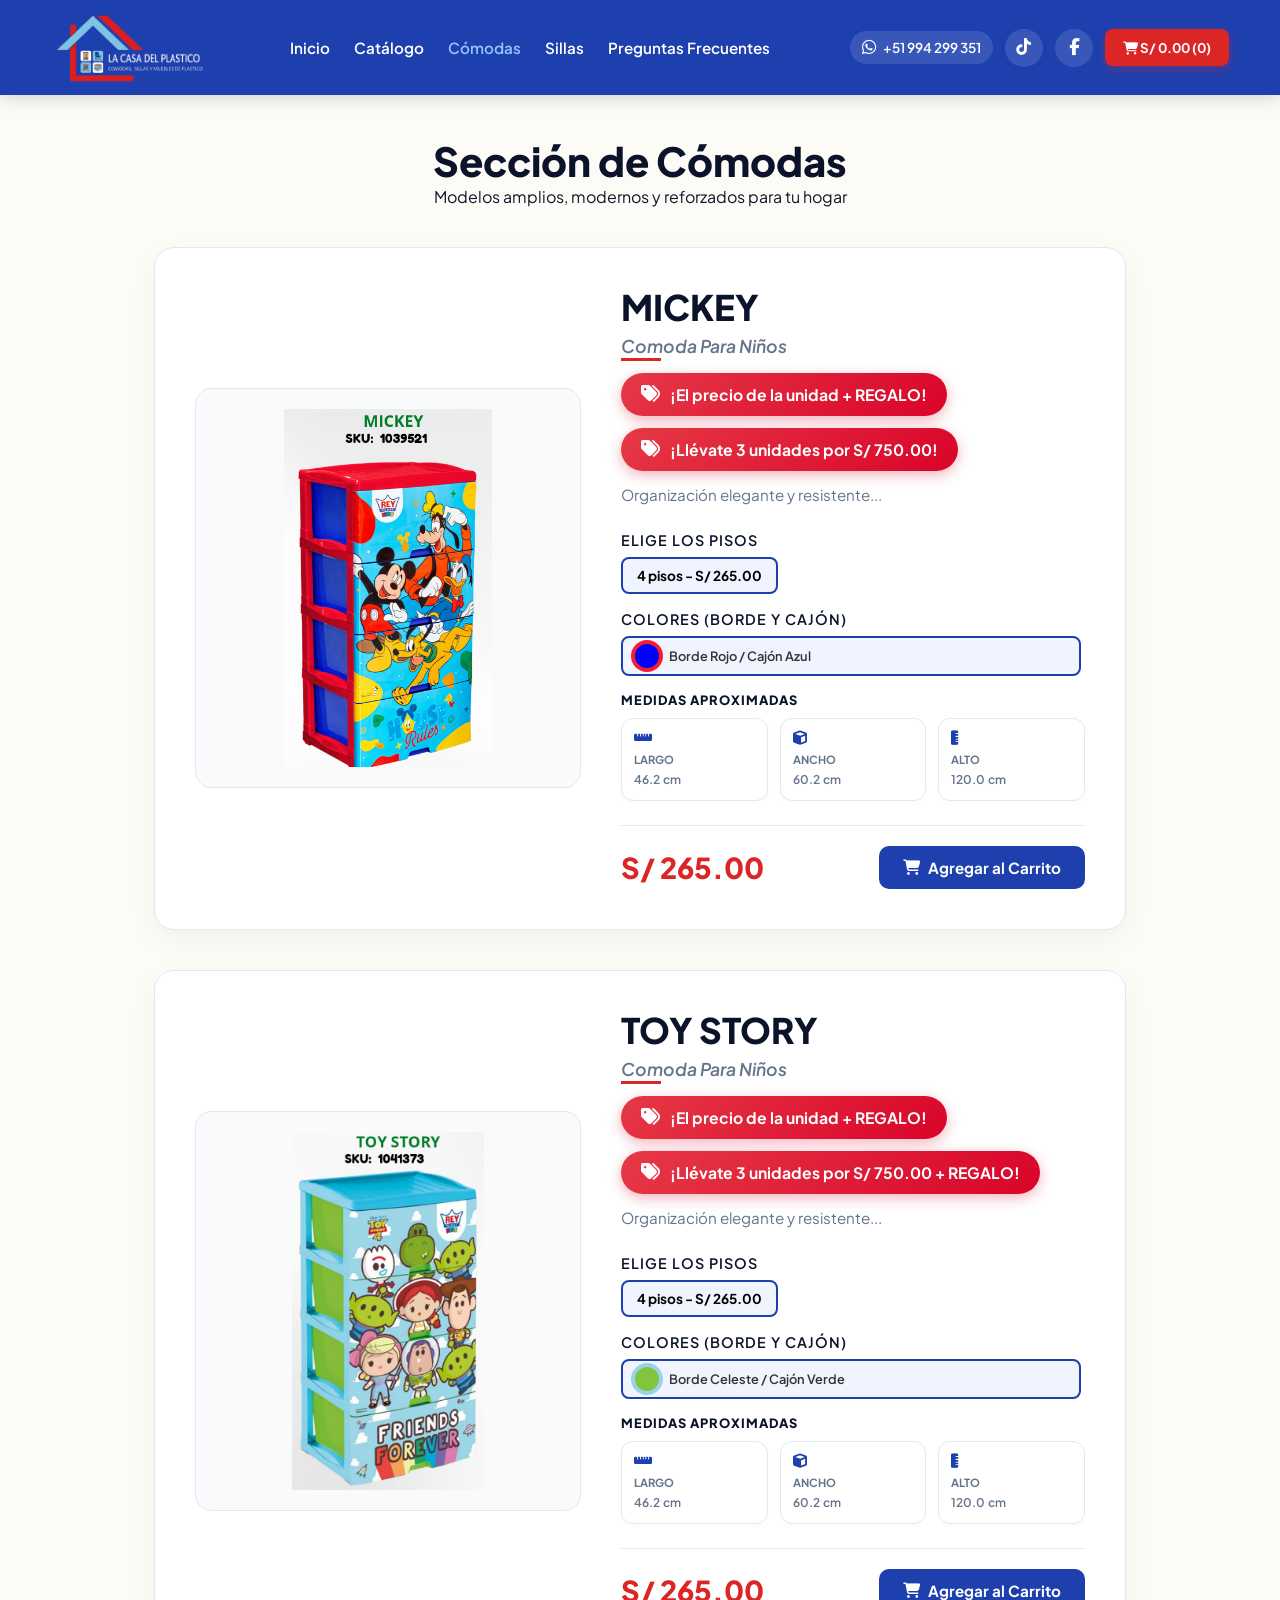
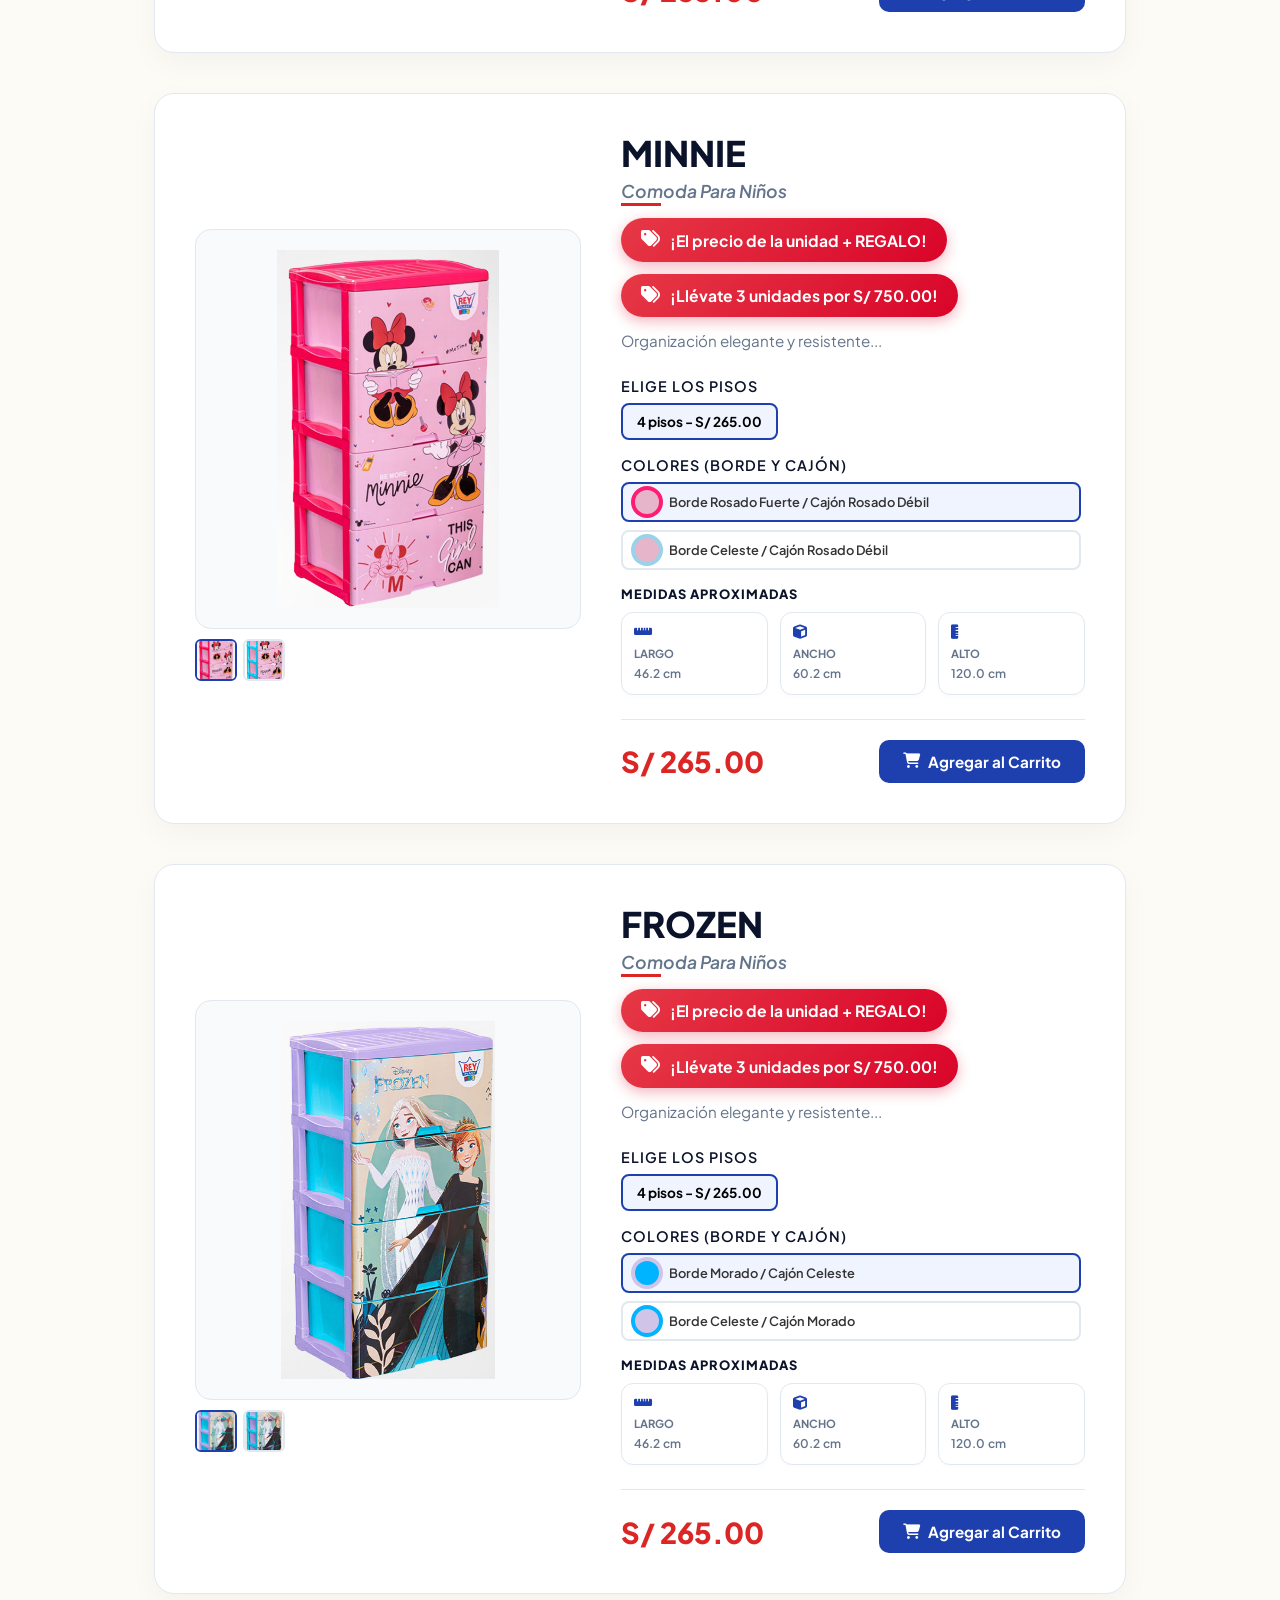
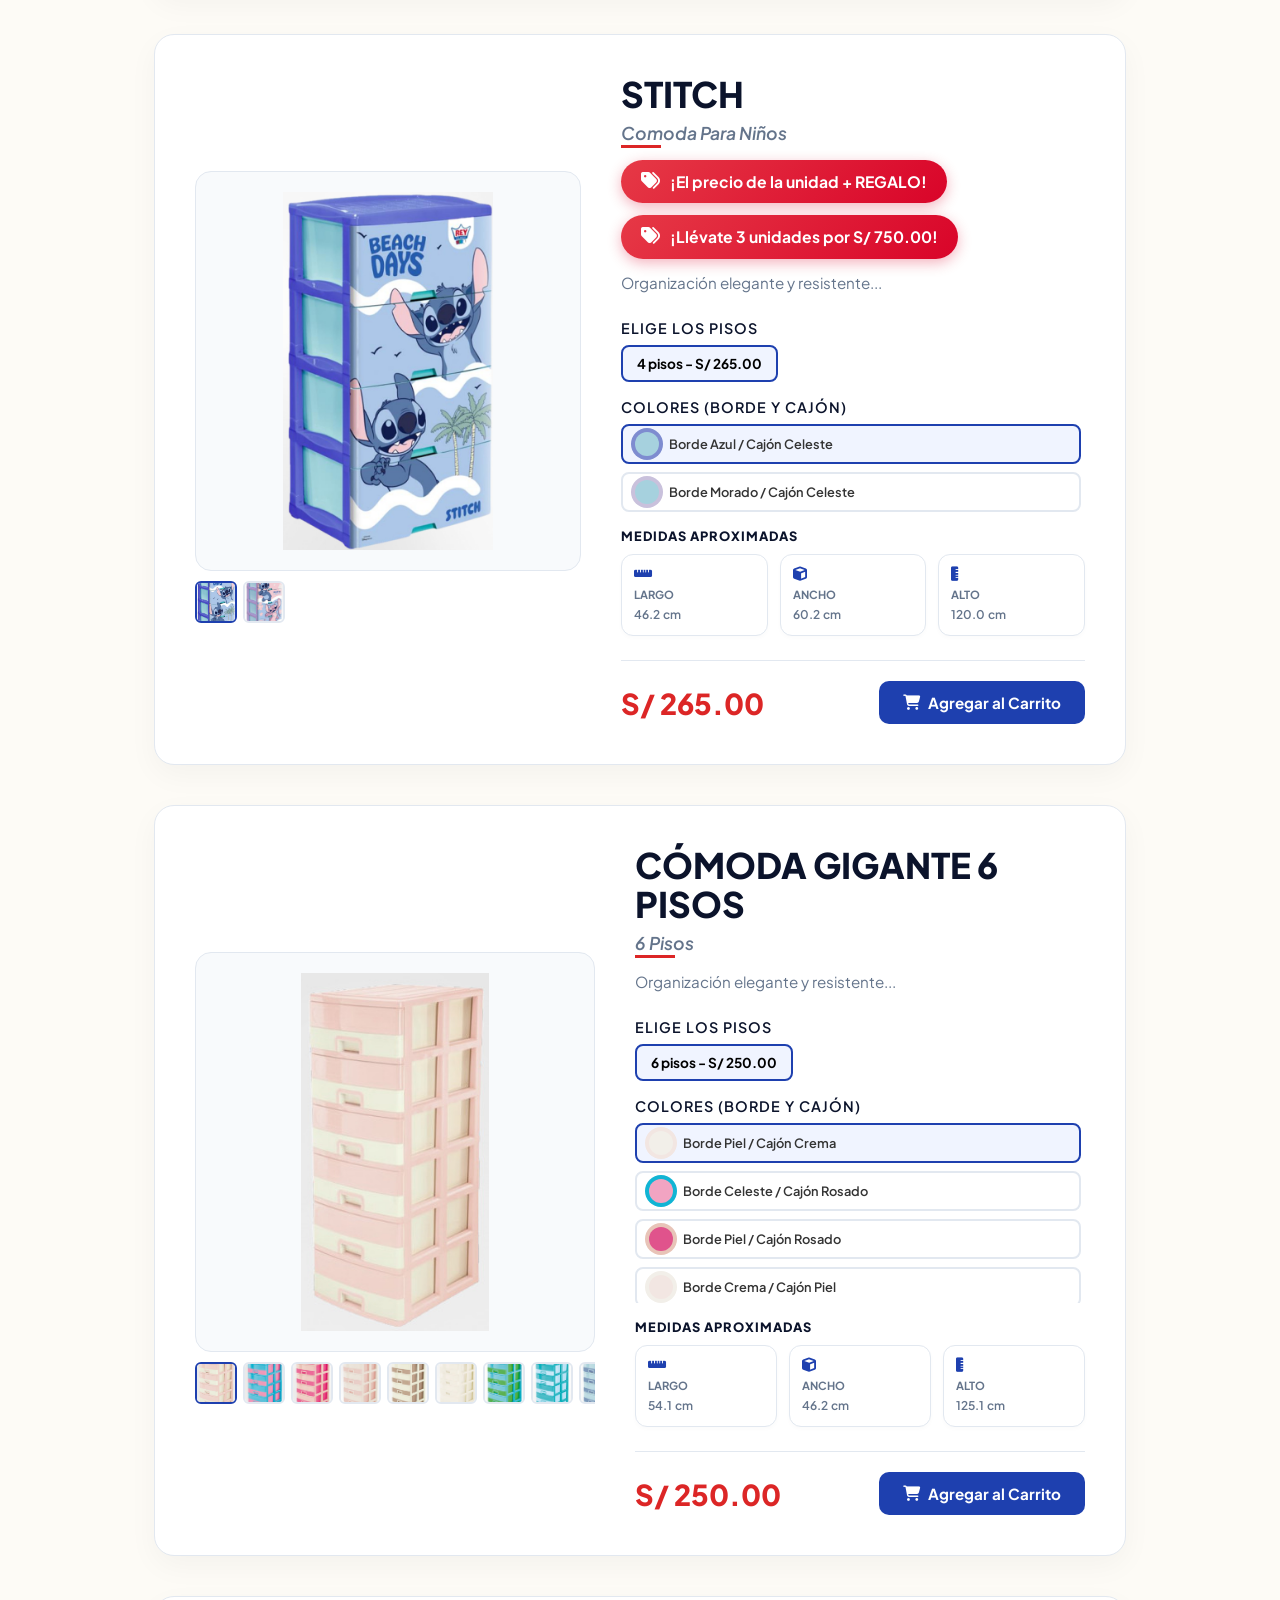
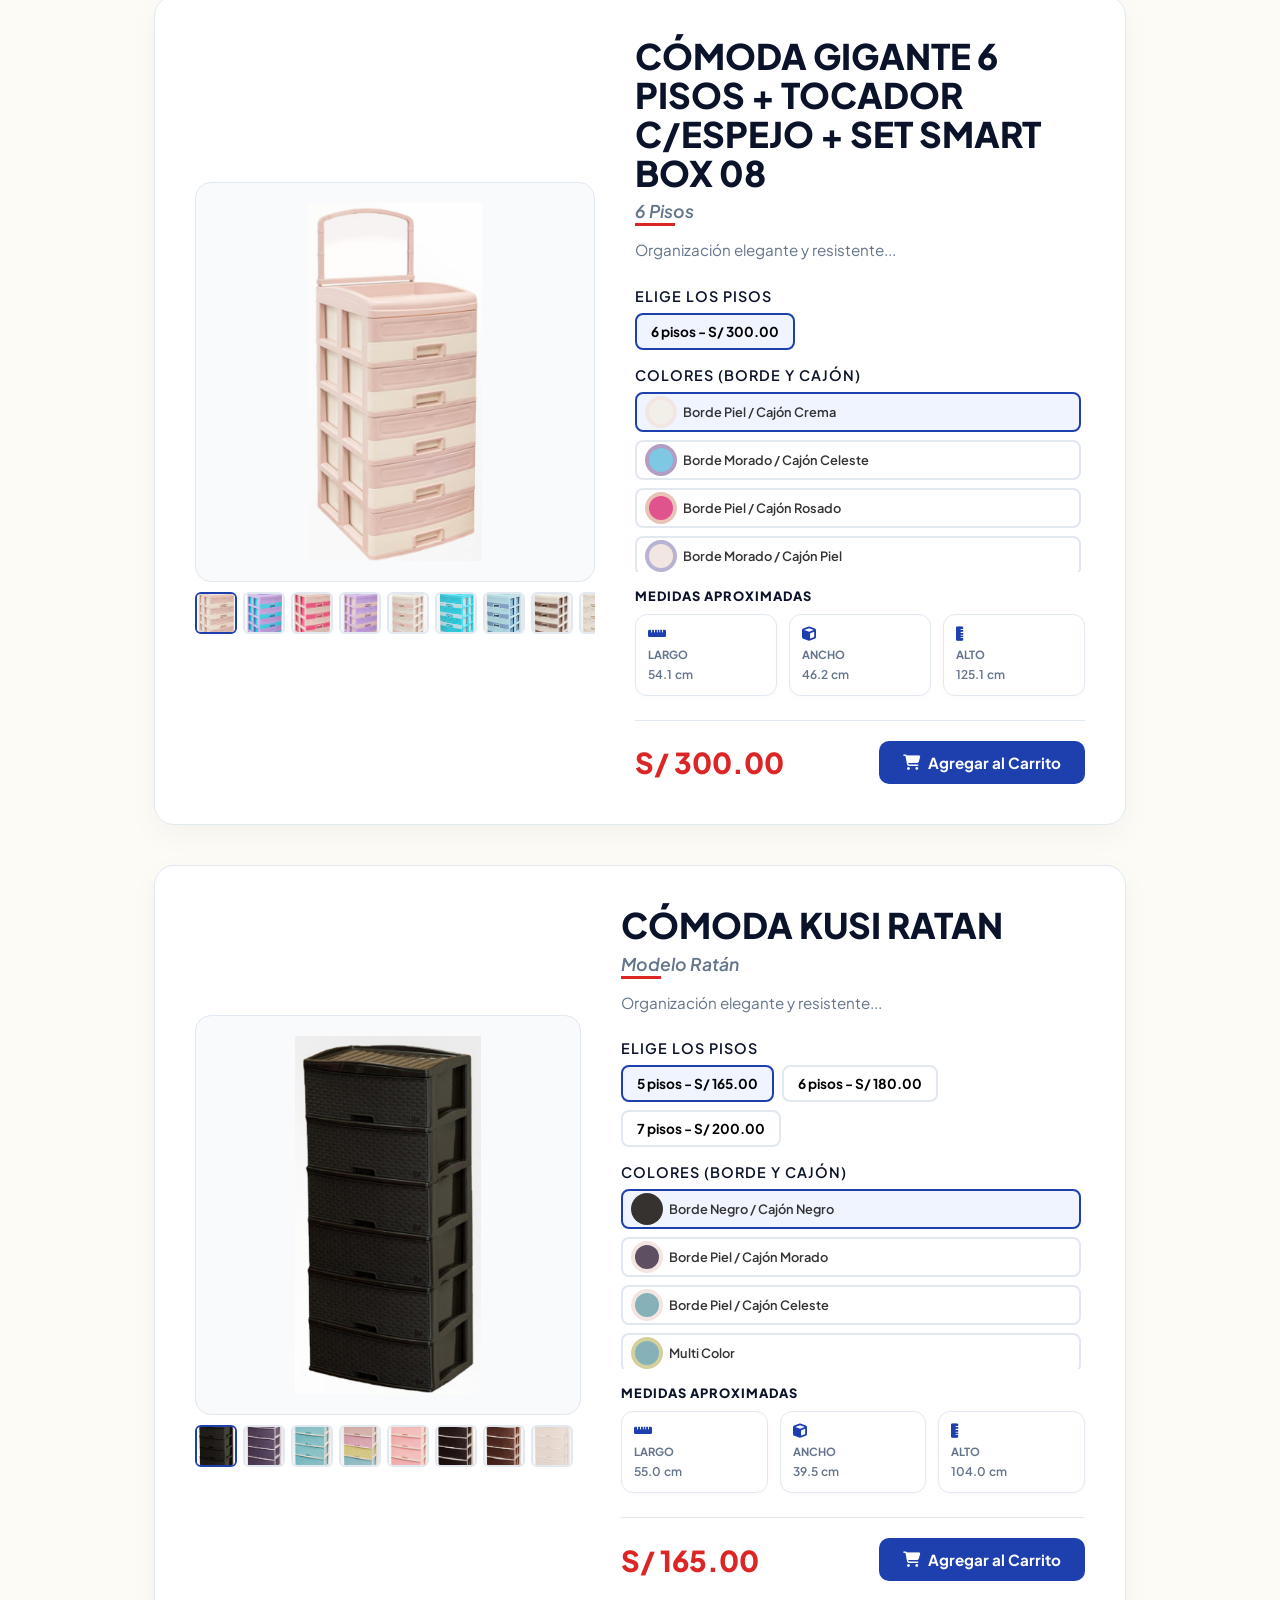
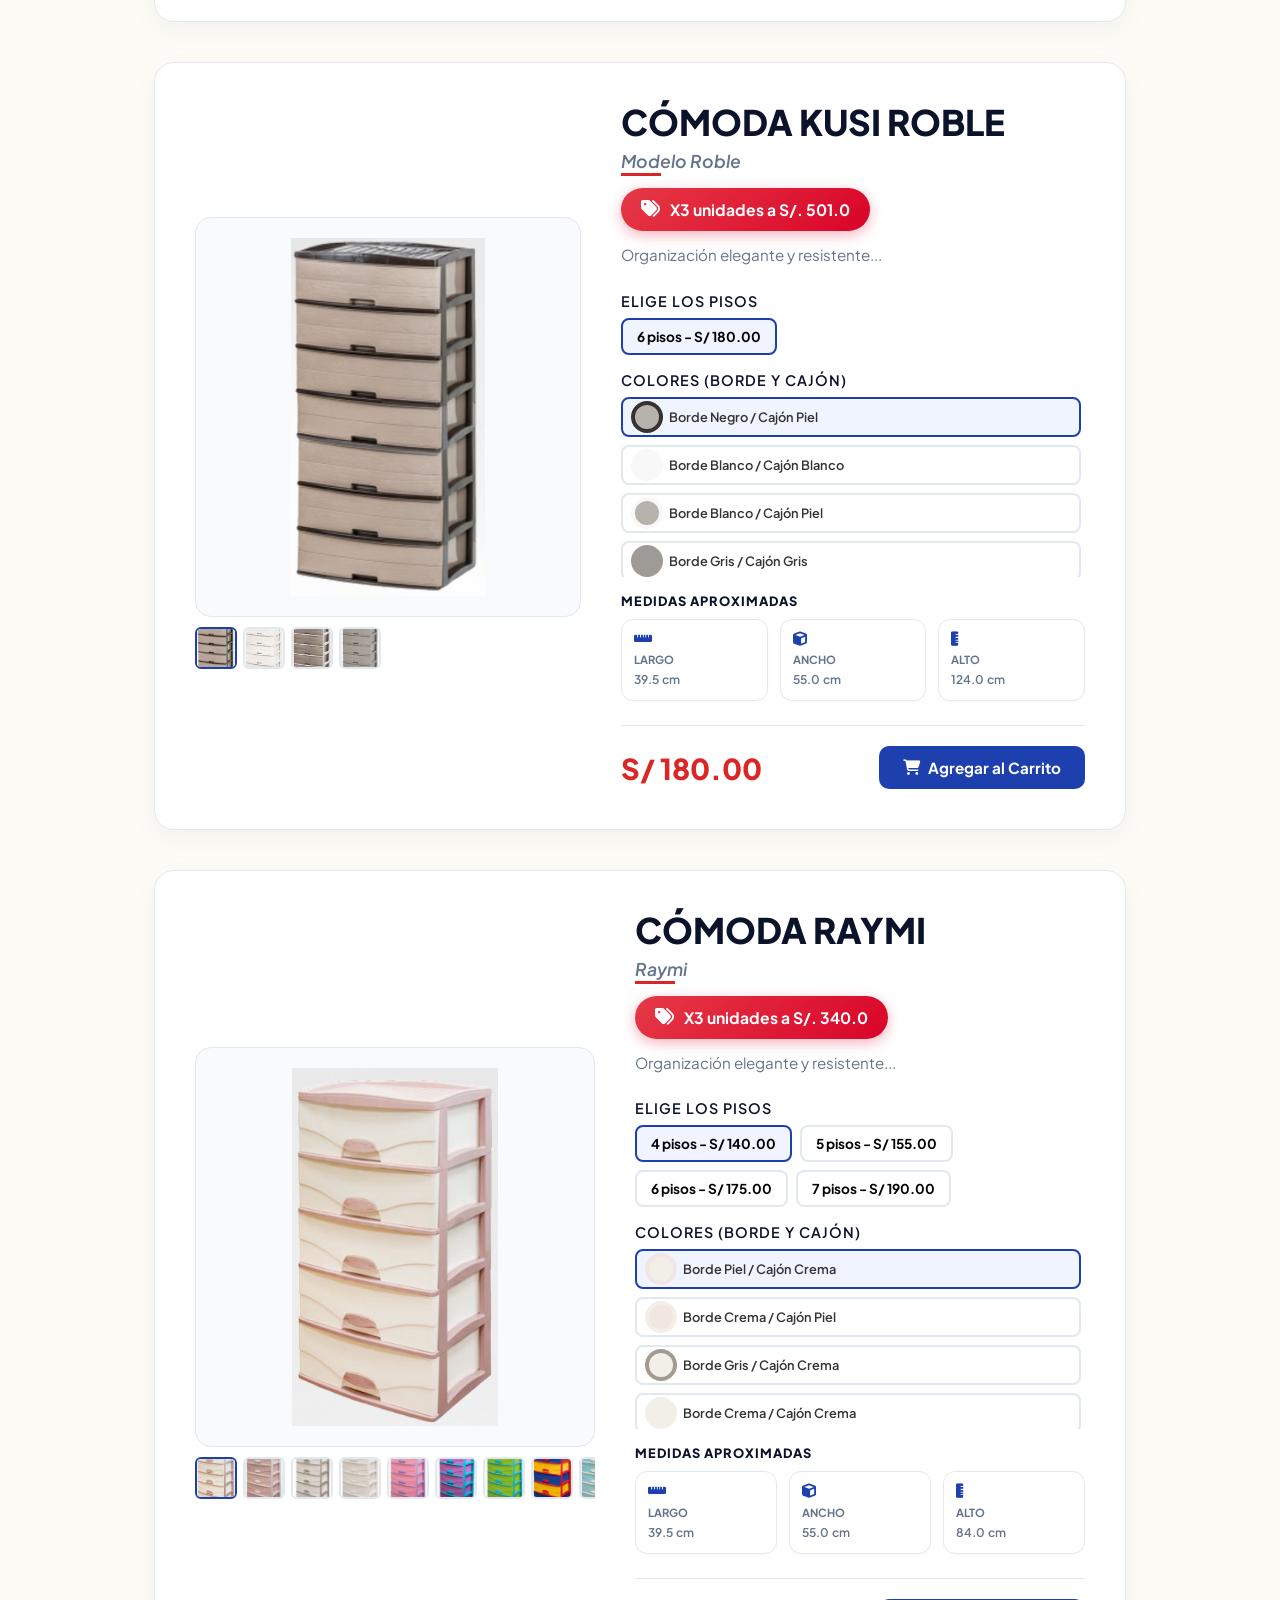
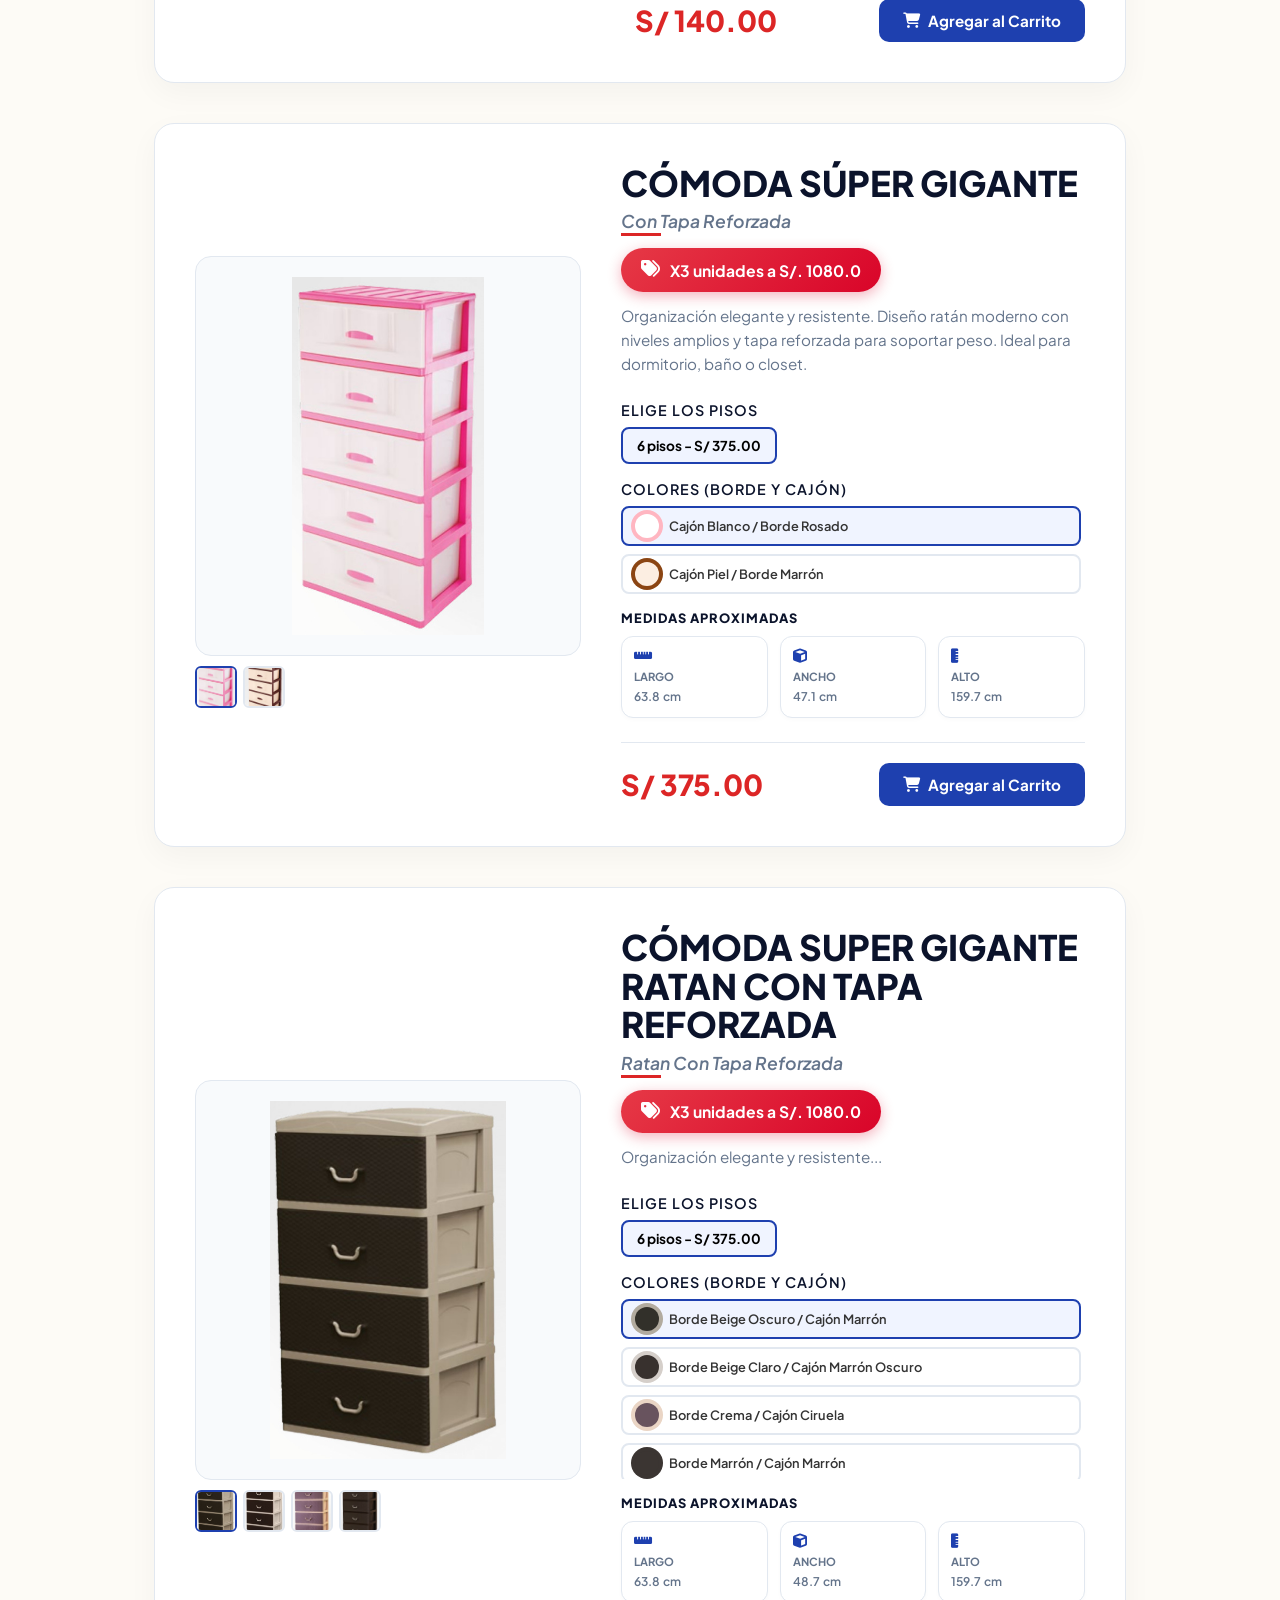
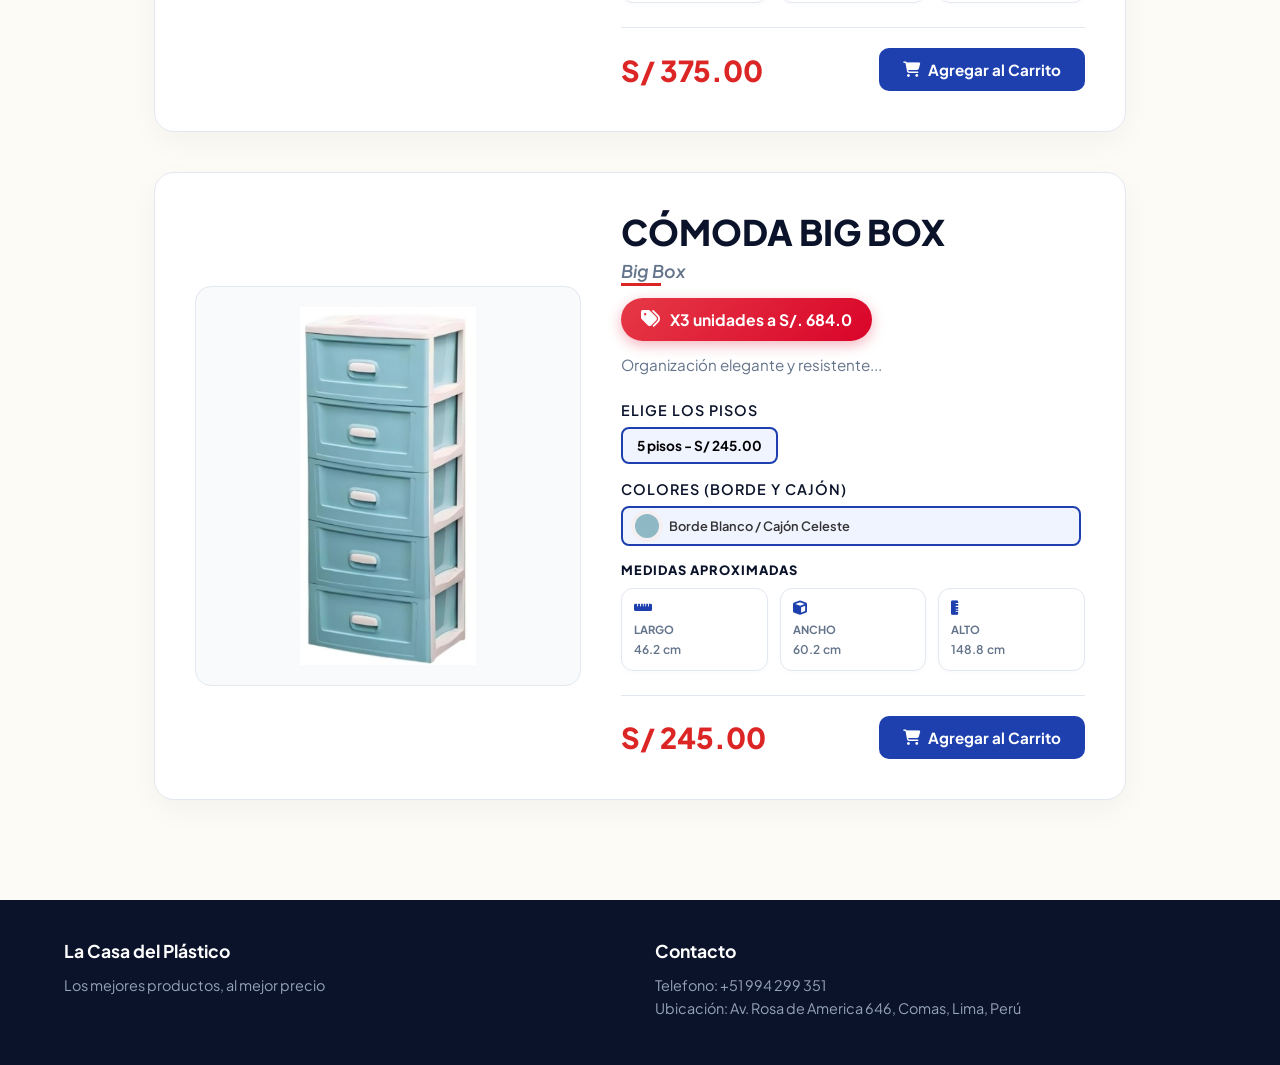
<file: comodas.html>
<!DOCTYPE html>
<html lang="es">
<head>
    <meta charset="UTF-8">
    <meta name="viewport" content="width=device-width, initial-scale=1.0">
    <title>Cómodas - La Casa del Plástico</title>
    <link href="https://fonts.googleapis.com/css2?family=Plus+Jakarta+Sans:wght@400;500;600;700;800&display=swap" rel="stylesheet">
    <link rel="stylesheet" href="https://cdnjs.cloudflare.com/ajax/libs/font-awesome/6.4.0/css/all.min.css">
    
    <style>
        :root {
            --azul-oscuro: #0B132B;
            --azul-rey: #1E40AF;
            --azul-rey-hover: #1D4ED8;
            --rojo-acento: #DC2626;
            --rojo-hover: #B91C1C;
            --verde-wa: #25D366;
            --bg-body: #fdfbf6;
            --bg-card: #FFFFFF;
            --texto-oscuro: #0F172A;
            --texto-suave: #64748B;
            --borde: #E2E8F0;
            --transicion: all 0.35s cubic-bezier(0.4, 0, 0.2, 1);
        }

        * {
            box-sizing: border-box;
            margin: 0;
            padding: 0;
            font-family: 'Plus Jakarta Sans', sans-serif;
        }

        html { scroll-behavior: smooth; }

        body {
            background-color: var(--bg-body);
            color: var(--texto-oscuro);
            overflow-x: hidden;
        }

        header {
            background-color: var(--azul-rey);
            padding: 10px 4%;
            display: flex;
            justify-content: space-between;
            align-items: center;
            position: sticky;
            top: 0;
            z-index: 1000;
            box-shadow: 0 4px 15px rgba(0,0,0,0.15);
        }

        .logo a { display: flex; align-items: center; text-decoration: none; }
        .logo-img { height: 75px; width: auto; object-fit: contain; }

        nav ul { display: flex; list-style: none; gap: 24px; }
        nav a { color: #ffffff; text-decoration: none; font-weight: 600; font-size: 0.95rem; }

        .header-right { display: flex; align-items: center; gap: 12px; }
        .social-contact { display: flex; align-items: center; gap: 8px; }
        .social-icon { color: #ffffff; text-decoration: none; font-size: 1.05rem; display: flex; align-items: center; gap: 6px; padding: 8px 12px; border-radius: 20px; background: rgba(255, 255, 255, 0.12); transition: var(--transicion); }
        .social-icon:hover { background: rgba(255, 255, 255, 0.22); }
        .social-icon span { font-size: 0.85rem; font-weight: 600; }

        .social-btn-circle {
            width: 38px;
            height: 38px;
            background: rgba(255, 255, 255, 0.12);
            color: white;
            border-radius: 50%;
            display: flex;
            align-items: center;
            justify-content: center;
            text-decoration: none;
            font-size: 1.05rem;
            transition: var(--transicion);
        }
        .social-btn-circle:hover { background: rgba(255, 255, 255, 0.25); transform: translateY(-2px); }

        .btn-cart {
            background-color: var(--rojo-acento);
            color: white;
            border: none;
            padding: 10px 18px;
            border-radius: 8px;
            font-weight: 700;
            cursor: pointer;
            transition: var(--transicion);
            box-shadow: 0 4px 10px rgba(220, 38, 38, 0.3);
        }
        .btn-cart:hover { background-color: var(--rojo-hover); }

        .catalog-header { text-align: center; padding: 40px 20px 10px 20px; }
        .catalog-header h1 { font-size: 2.5rem; color: var(--azul-oscuro); font-weight: 800; }

        /* Estilo Detallado Tipo Tarjeta de Presentación / Landing */
        .products-section { padding: 30px 5% 50px 5%; max-width: 1100px; margin: 0 auto; display: flex; flex-direction: column; gap: 40px; }
        
        .product-detail-card {
            background: var(--bg-card);
            border-radius: 20px;
            border: 1px solid var(--borde);
            display: grid;
            grid-template-columns: 1fr 1.2fr;
            gap: 40px;
            padding: 40px;
            box-shadow: 0 10px 30px rgba(0,0,0,0.04);
            align-items: center;
        }

        .product-image-container {
            background: #F8FAFC;
            border-radius: 16px;
            padding: 20px;
            display: flex;
            align-items: center;
            justify-content: center;
            height: 400px;
            border: 1px solid var(--borde);
        }

        .product-img {
            max-width: 100%;
            max-height: 100%;
            object-fit: contain;
            transition: transform 0.3s ease;
        }
        .product-img:hover { transform: scale(1.03); }

        .product-info h2 {
            font-size: 2.2rem;
            color: var(--azul-oscuro);
            font-weight: 800;
            line-height: 1.1;
            margin-bottom: 8px;
            text-transform: uppercase;
        }

        .product-subtitle {
            font-size: 1.1rem;
            color: var(--texto-suave);
            font-style: italic;
            font-weight: 600;
            margin-bottom: 16px;
            position: relative;
            display: inline-block;
        }
        .product-subtitle::after {
            content: '';
            position: absolute;
            left: 0;
            bottom: -4px;
            width: 40px;
            height: 3px;
            background-color: var(--rojo-acento);
        }

        .product-desc {
            font-size: 0.95rem;
            color: var(--texto-suave);
            line-height: 1.6;
            margin-bottom: 24px;
        }

        /* Bloques de Medidas */
        .medidas-titulo {
            font-size: 0.8rem;
            font-weight: 800;
            letter-spacing: 1px;
            color: var(--azul-oscuro);
            margin-bottom: 10px;
            text-transform: uppercase;
        }

        .medidas-grid {
            display: grid;
            grid-template-columns: repeat(3, 1fr);
            gap: 12px;
            margin-bottom: 24px;
        }

        .medida-box {
            background: #ffffff;
            border: 1px solid var(--borde);
            border-radius: 12px;
            padding: 12px;
            text-align: left;
            box-shadow: 0 2px 5px rgba(0,0,0,0.02);
        }

        .medida-box i {
            color: var(--azul-rey);
            font-size: 0.9rem;
            margin-bottom: 6px;
            display: block;
        }

        .medida-label {
            font-size: 0.7rem;
            font-weight: 700;
            color: var(--texto-suave);
            text-transform: uppercase;
        }

        .medida-valor {
            font-size: 1.1rem;
            font-weight: 800;
            color: var(--azul-oscuro);
        }
        .medida-valor span { font-size: 0.75rem; font-weight: 600; color: var(--texto-suave); }

        /* Colores Disponibles */
        .colores-section { margin-bottom: 24px; }
        .colores-titulo {
            font-size: 0.8rem;
            font-weight: 800;
            letter-spacing: 1px;
            color: var(--azul-oscuro);
            margin-bottom: 10px;
            text-transform: uppercase;
        }

        .colores-list {
            display: flex;
            gap: 10px;
            align-items: center;
        }

        .color-item {
            display: flex;
            align-items: center;
            gap: 8px;
            padding: 6px 12px;
            border: 2px solid var(--borde);
            border-radius: 30px;
            cursor: pointer;
            transition: var(--transicion);
            background: #fff;
        }

        .color-item.active {
            border-color: var(--azul-rey);
            background: #EFF6FF;
        }

        .color-circle {
            width: 22px;
            height: 22px;
            border-radius: 50%;
            border: 1px solid rgba(0,0,0,0.1);
        }

        .color-name {
            font-size: 0.85rem;
            font-weight: 700;
            color: var(--azul-oscuro);
        }

        .product-footer-action {
            display: flex;
            align-items: center;
            justify-content: space-between;
            gap: 20px;
            border-top: 1px solid var(--borde);
            padding-top: 20px;
        }

        .product-price {
            font-size: 1.8rem;
            color: var(--rojo-acento);
            font-weight: 800;
        }

        .btn-add {
            background-color: var(--azul-rey);
            color: white;
            border: none;
            padding: 12px 24px;
            border-radius: 10px;
            font-weight: 700;
            font-size: 0.95rem;
            cursor: pointer;
            transition: var(--transicion);
            display: flex;
            align-items: center;
            gap: 8px;
        }
        .btn-add:hover { background-color: var(--azul-rey-hover); transform: translateY(-2px); }

        /* Modal del Carrito */
        #modal-carrito {
            display: none;
            position: fixed;
            top: 0; left: 0; width: 100%; height: 100%;
            background: rgba(0,0,0,0.6);
            z-index: 2000;
            justify-content: center;
            align-items: center;
        }
        .modal-content {
            background: white;
            padding: 25px;
            border-radius: 16px;
            width: 95%;
            max-width: 520px;
            max-height: 90vh;
            overflow-y: auto;
            box-shadow: 0 10px 25px rgba(0,0,0,0.2);
        }
        .cart-item { display: flex; justify-content: space-between; align-items: center; margin-bottom: 10px; border-bottom: 1px solid var(--borde); padding-bottom: 8px; gap: 8px; }
        .qty-controls { display: flex; align-items: center; gap: 6px; background: #F1F5F9; padding: 2px 6px; border-radius: 6px; }
        .qty-btn { background: none; border: none; font-weight: bold; cursor: pointer; font-size: 0.9rem; color: var(--azul-rey); }
        .btn-remove { background: none; border: none; color: var(--rojo-acento); cursor: pointer; font-size: 0.9rem; }

        .form-group { margin-bottom: 10px; }
        .form-group label { display: block; font-size: 0.8rem; font-weight: 700; margin-bottom: 3px; color: var(--azul-oscuro); }
        .form-control { width: 100%; padding: 8px; border: 1px solid var(--borde); border-radius: 6px; font-size: 0.85rem; font-family: 'Plus Jakarta Sans', sans-serif; }
        .form-row { display: grid; grid-template-columns: 1fr 1fr; gap: 8px; }

        #toast-notification {
            position: fixed; bottom: 30px; right: 30px;
            background-color: var(--azul-oscuro); color: white;
            padding: 12px 20px; border-radius: 8px; box-shadow: 0 10px 25px rgba(0,0,0,0.2);
            z-index: 3000; display: flex; align-items: center; gap: 10px;
            font-weight: 600; font-size: 0.9rem; transform: translateY(100px); opacity: 0;
            transition: all 0.3s cubic-bezier(0.4, 0, 0.2, 1);
        }
        #toast-notification.show { transform: translateY(0); opacity: 1; }
        #toast-notification i { color: #4ade80; font-size: 1.1rem; }

        footer { background-color: var(--azul-oscuro); color: white; padding: 40px 5% 20px 5%; margin-top: 50px; }
        .footer-content { display: grid; grid-template-columns: repeat(auto-fit, minmax(200px, 1fr)); gap: 30px; max-width: 1200px; margin: 0 auto 25px auto; }
        .footer-content h4 { font-size: 1.1rem; font-weight: 700; margin-bottom: 12px; color: #ffffff; }

        @media (max-width: 900px) {
            .product-detail-card { grid-template-columns: 1fr; padding: 20px; }
            .product-image-container { height: 300px; }
        }
</style>
</head>
<body>

    <header>
        <div class="logo">
            <a href="index.html">
                <img src="logo.png" alt="La Casa del Plástico Logo" class="logo-img">
            </a>
        </div>
        <nav>
            <ul>
                <li><a href="index.html">Inicio</a></li>
                <li><a href="productos.html">Catálogo</a></li>
                <li><a href="comodas.html" style="color: #93c5fd;">Cómodas</a></li>
                <li><a href="sillas.html">Sillas</a></li>
                <li><a href="preguntas.html">Preguntas Frecuentes</a></li>
            </ul>
        </nav>
        <div class="header-right">
            <div class="social-contact">
                <a href="https://wa.me/51994299351" target="_blank" class="social-icon wa"><i class="fa-brands fa-whatsapp"></i><span>+51 994 299 351</span></a>
            </div>
            <a href="https://www.tiktok.com/@lacasadelplastic0" target="_blank" class="social-btn-circle" title="TikTok"><i class="fa-brands fa-tiktok"></i></a>
            <a href="https://www.facebook.com" target="_blank" class="social-btn-circle" title="Facebook"><i class="fa-brands fa-facebook-f"></i></a>
            
            <button class="btn-cart" onclick="toggleModalCarrito()"><i class="fa-solid fa-cart-shopping"></i> S/ <span id="cart-total-header">0.00</span> (<span id="cart-count-header">0</span>)</button>
        </div>
    </header>

    <div class="catalog-header">
        <h1>Sección de Cómodas</h1>
        <p>Modelos amplios, modernos y reforzados para tu hogar</p>
    </div>

    <section class="products-section" id="productos-container">
        <!-- Las cómodas se renderizarán dinámicamente aquí -->
    </section>

    <!-- MODAL DEL CARRITO Y DATOS DE CLIENTE -->
    <div id="modal-carrito">
        <div class="modal-content">
            <h2 style="margin-bottom: 10px; color: var(--azul-oscuro); font-size: 1.25rem;">Tu Carrito y Datos de Envío</h2>
            
            <div id="lista-carrito" style="max-height: 180px; overflow-y: auto; margin-bottom: 12px;">
                <p style="color: var(--texto-suave); font-size: 0.9rem;">Tu carrito está vacío.</p>
            </div>

            <div style="margin-bottom: 15px; border-top: 2px solid var(--borde); padding-top: 6px; display: flex; justify-content: space-between; font-size: 1.05rem; font-weight: 800;">
                <span>Total a Pagar:</span>
                <span style="color: var(--rojo-acento);">S/ <span id="modal-total">0.00</span></span>
            </div>

            <div style="border-top: 1px solid var(--borde); padding-top: 12px;">
                <h3 style="font-size: 0.95rem; color: var(--azul-oscuro); margin-bottom: 8px;"><i class="fa-solid fa-user"></i> Datos del Cliente</h3>
                
                <div class="form-row">
                    <div class="form-group">
                        <label>Nombres</label>
                        <input type="text" id="input-nombres" class="form-control" placeholder="Tus nombres">
                    </div>
                    <div class="form-group">
                        <label>Apellidos</label>
                        <input type="text" id="input-apellidos" class="form-control" placeholder="Tus apellidos">
                    </div>
                </div>

                <div class="form-row">
                    <div class="form-group">
                        <label>DNI</label>
                        <input type="text" id="input-dni" class="form-control" maxlength="8" placeholder="8 dígitos">
                    </div>
                    <div class="form-group">
                        <label>Celular</label>
                        <input type="tel" id="input-celular" class="form-control" maxlength="9" placeholder="999999999">
                    </div>
                </div>

                <div class="form-row">
                    <div class="form-group">
                        <label>Provincia</label>
                        <input type="text" id="input-provincia" class="form-control" placeholder="Ej. Lima">
                    </div>
                    <div class="form-group">
                        <label>Distrito</label>
                        <input type="text" id="input-distrito" class="form-control" placeholder="Ej. Comas">
                    </div>
                </div>
            </div>

            <button onclick="enviarPedidoWhatsApp()" style="width: 100%; background-color: var(--verde-wa); color: white; border: none; padding: 10px; border-radius: 6px; font-weight: 700; margin-top: 12px; cursor: pointer; font-size: 0.95rem;"><i class="fa-brands fa-whatsapp"></i> Enviar Pedido por WhatsApp</button>
            <button onclick="toggleModalCarrito()" style="width: 100%; background-color: #E2E8F0; color: var(--texto-oscuro); border: none; padding: 8px; border-radius: 6px; font-weight: 600; margin-top: 6px; cursor: pointer; font-size: 0.9rem;">Cerrar</button>
        </div>
    </div>

    <!-- NOTIFICACIÓN FLOTANTE -->
    <div id="toast-notification">
        <i class="fa-solid fa-circle-check"></i>
        <span id="toast-message">¡Producto agregado al carrito!</span>
    </div>

    <footer>
        <div class="footer-content">
            <div class="footer-col">
                <h4>La Casa del Plástico</h4>
                <p style="color: #94A3B8; font-size: 0.9rem; line-height: 1.6;">Los mejores productos, al mejor precio</p>
            </div>
            <div class="footer-col">
                <h4>Contacto</h4>
                <p style="color: #94A3B8; font-size: 0.9rem; line-height: 1.6;">Telefono: +51 994 299 351 </p>
                <p style="color: #94A3B8; font-size: 0.9rem; line-height: 1.6;">Ubicación: Av. Rosa de America 646, Comas, Lima, Perú</p>
            </div>
        </div>
    </footer>

    <script>
        let carrito = JSON.parse(sessionStorage.getItem('carrito_plastico')) || [];
        let productosGlobal = [];

        async function cargarComodas() {
            const contenedor = document.getElementById('productos-container');
            contenedor.innerHTML = '<p style="text-align: center; color: var(--texto-suave);">Cargando cómodas...</p>';

            try {
                const respuesta = await fetch('datos/comodas.json');
                if (!respuesta.ok) throw new Error('No se encontró el archivo de cómodas');

                productosGlobal = await respuesta.json();
                renderizarComodas();

            } catch (error) {
                console.error(error);
                contenedor.innerHTML = '<p style="text-align: center; color: var(--rojo-acento);">Error al cargar las cómodas. Asegúrate de tener el archivo comodas.json en la carpeta datos/.</p>';
            }
        }

function cambiarPiso(id, precio, label, medidas, textosPromoJSON, btn) {
    const tarjeta = btn.closest('.product-detail-card');
    
    // 1. Limpiar botones de pisos
    tarjeta.querySelectorAll('.color-btn').forEach(b => {
        b.classList.remove('active');
        b.style.borderColor = 'var(--borde)';
        b.style.background = '#fff';
    });

    // 2. Activar el botón presionado
    btn.classList.add('active');
    btn.style.borderColor = 'var(--azul-rey)';
    btn.style.background = '#f0f4ff';

    // Actualizar precio y medidas
    document.getElementById(`precio-${id}`).innerText = precio.toFixed(2);
    if (medidas && Object.keys(medidas).length > 0) {
        if (medidas.largo) document.getElementById(`largo-${id}`).innerText = medidas.largo;
        if (medidas.ancho) document.getElementById(`ancho-${id}`).innerText = medidas.ancho;
        if (medidas.alto) document.getElementById(`alto-${id}`).innerText = medidas.alto;
    }

    tarjeta.setAttribute('data-opcion-seleccionada', label);

    // 3. Actualizar dinámicamente las etiquetas de promoción de esta tarjeta
    const contenedorPromo = tarjeta.querySelector(`.contenedor-promo-${id}`);
    if (contenedorPromo) {
        contenedorPromo.innerHTML = '';
        if (textosPromoJSON && Array.isArray(textosPromoJSON) && textosPromoJSON.length > 0) {
            contenedorPromo.innerHTML = textosPromoJSON.map(texto => `
                <div style="background: linear-gradient(135deg, #e63946, #d90429); color: #fff; padding: 12px 20px; border-radius: 50px; font-size: 0.98rem; font-weight: 700; margin-bottom: 12px; display: inline-flex; align-items: center; gap: 10px; box-shadow: 0 4px 14px rgba(217, 4, 41, 0.3);">
                    <i class="fa-solid fa-tags" style="font-size: 1.2rem;"></i> 
                    <span>${texto}</span>
                </div>
            `).join('');
        }
    }
}

function cambiarImagenPrincipal(idProducto, nuevaRuta, elementoMiniatura) {
    // Cambiar la fuente de la imagen grande principal
    const imgGrande = document.getElementById(`img-principal-${idProducto}`);
    if (imgGrande) {
        imgGrande.src = nuevaRuta;
    }

    // Actualizar los bordes para resaltar cuál miniatura está seleccionada
    const contenedorMiniaturas = elementoMiniatura.parentElement;
    contenedorMiniaturas.querySelectorAll('.miniatura-img').forEach(img => {
        img.style.borderColor = 'var(--borde)';
    });
    elementoMiniatura.style.borderColor = 'var(--azul-rey)';
}

function seleccionarColor(productoId, nombreColor, elementoBtn) {
    let tarjeta = elementoBtn.closest('.product-detail-card');
    if (!tarjeta) return;

    tarjeta.setAttribute('data-color-seleccionado', nombreColor);

    let botonesColores = tarjeta.querySelectorAll('.color-opcion-btn');
    botonesColores.forEach(btn => {
        btn.classList.remove('active');
        btn.style.borderColor = 'var(--borde)';
        btn.style.background = '#fff';
    });

    elementoBtn.classList.add('active');
    elementoBtn.style.borderColor = 'var(--azul-rey)';
    elementoBtn.style.background = '#f0f4ff';

    let indexColor = Array.from(botonesColores).indexOf(elementoBtn);

    if (indexColor !== -1) {
        let productoActual = productosGlobal.find(p => String(p.id) === String(productoId));

        if (productoActual && productoActual.imagen && productoActual.imagen.length > indexColor) {
            let nuevaRuta = productoActual.imagen[indexColor];

            let imgGrande = tarjeta.querySelector('.product-img');
            if (imgGrande) {
                imgGrande.src = nuevaRuta;
            }

            let miniaturas = tarjeta.querySelectorAll('.miniatura-img');
            miniaturas.forEach((min, mIdx) => {
                if (mIdx === indexColor) {
                    min.style.borderColor = 'var(--azul-rey)';
                    min.classList.add('active');
                } else {
                    min.style.borderColor = 'var(--borde)';
                    min.classList.remove('active');
                }
            });
        }
    }
}

function renderizarComodas() {
    const contenedor = document.getElementById('productos-container');
    contenedor.innerHTML = '';

    if (productosGlobal.length === 0) {
        contenedor.innerHTML = '<p style="text-align: center; color: var(--texto-suave);">No hay cómodas disponibles.</p>';
        return;
    }

    productosGlobal.forEach((producto) => {
        const tarjeta = document.createElement('div');
        tarjeta.classList.add('product-detail-card');
        
        let precioBase = 0;
        let medidasIniciales = { largo: '--', ancho: '--', alto: '--' };
        let opcionesHTML = '';
        let textoPromoHTML = '';

        if (producto.opciones && producto.opciones.length > 0) {
            let opcionesPisos = producto.opciones.filter(opt => {
                let lbl = opt.label.toLowerCase();
                return (lbl.includes('piso') || lbl.includes('niveles')) && !lbl.includes('x3');
            });

            if (opcionesPisos.length > 0) {
                let opcionInicial = opcionesPisos[0];
                precioBase = opcionInicial.precio;
                if (opcionInicial.medidas) medidasIniciales = opcionInicial.medidas;

                if (opcionInicial.textoPromo && Array.isArray(opcionInicial.textoPromo)) {
                    textoPromoHTML = opcionInicial.textoPromo.map(texto => `
                        <div style="background: linear-gradient(135deg, #e63946, #d90429); color: #fff; padding: 12px 20px; border-radius: 50px; font-size: 0.98rem; font-weight: 700; margin-bottom: 12px; display: inline-flex; align-items: center; gap: 10px; box-shadow: 0 4px 14px rgba(217, 4, 41, 0.3);">
                            <i class="fa-solid fa-tags" style="font-size: 1.2rem;"></i> 
                            <span>${texto}</span>
                        </div>
                    `).join('');
                }

                opcionesHTML = `
                    <div class="colores-section" style="margin-bottom: 16px;">
                        <div class="colores-titulo" style="font-weight: 600; margin-bottom: 8px; font-size: 0.9rem;">Elige los pisos</div>
                        <div style="display: flex; gap: 8px; flex-wrap: wrap;">
                            ${opcionesPisos.map((opt, oIdx) => `
                                <button type="button" class="color-btn ${oIdx === 0 ? 'active' : ''}" 
                                        onclick='cambiarPiso("${producto.id}", ${opt.precio}, "${opt.label}", ${JSON.stringify(opt.medidas || {})}, ${JSON.stringify(opt.textoPromo || [])}, this)'
                                        style="border-radius: 8px; padding: 8px 14px; font-weight: 700; font-size: 0.85rem; cursor: pointer; border: 2px solid ${oIdx === 0 ? 'var(--azul-rey)' : 'var(--borde)'}; background:${oIdx === 0 ? '#f0f4ff' : '#fff'};">
                                    ${opt.label} - S/ ${opt.precio.toFixed(2)}
                                </button>
                            `).join('')}
                        </div>
                    </div>
                `;
            } else {
                let opcionUnidad = producto.opciones.find(opt => opt.label.toLowerCase().includes('unidad') && !opt.label.toLowerCase().includes('x3')) || producto.opciones[0];
                precioBase = opcionUnidad.precio;
                if (opcionUnidad.medidas) medidasIniciales = opcionUnidad.medidas;

                if (producto.textosPromo && Array.isArray(producto.textosPromo)) {
                    textoPromoHTML = producto.textosPromo.map(texto => `
                        <div style="background: linear-gradient(135deg, #e63946, #d90429); color: #fff; padding: 12px 20px; border-radius: 50px; font-size: 0.98rem; font-weight: 700; margin-bottom: 12px; display: inline-flex; align-items: center; gap: 10px; box-shadow: 0 4px 14px rgba(217, 4, 41, 0.3);">
                            <i class="fa-solid fa-tags" style="font-size: 1.2rem;"></i> 
                            <span>${texto}</span>
                        </div>
                    `).join('');
                }
            }
        } else if (producto.precio) {
            precioBase = producto.precio;
            if (producto.medidas) medidasIniciales = producto.medidas;
        }

        let coloresHTML = '';
        if (producto.colores && producto.colores.length > 0) {
            tarjeta.setAttribute('data-color-seleccionado', producto.colores[0].nombre);

            coloresHTML = `
                <div class="colores-section" style="margin-bottom: 16px;">
                    <div class="colores-titulo" style="font-weight: 600; margin-bottom: 8px; font-size: 0.9rem;">Colores (Borde y Cajón)</div>
                    <div class="colores-list" style="display: flex; flex-direction: column; gap: 8px; max-height: 180px; overflow-y: auto; padding-right: 4px;">
                        ${producto.colores.map((col, cIdx) => {
                            let esPrimero = cIdx === 0;
                            let colorCajon = col.cajon || col.color || '#fff';
                            let colorBorde = col.borde || col.cajon || '#ccc';

                            return `
                                <button type="button" class="color-opcion-btn ${esPrimero ? 'active' : ''}" 
                                        onclick="seleccionarColor('${producto.id}', '${col.nombre}', this)" 
                                        style="display: flex; align-items: center; gap: 10px; cursor: pointer; padding: 6px 10px; border-radius: 8px; border: 2px solid ${esPrimero ? 'var(--azul-rey)' : 'var(--borde)'}; background: ${esPrimero ? '#f0f4ff' : '#fff'}; transition: var(--transicion); width: 100%; text-align: left;">
                                    <div style="width: 24px; height: 24px; border-radius: 50%; background-color: ${colorCajon}; box-shadow: 0 0 0 4px ${colorBorde}; flex-shrink: 0; margin-left: 2px;" title="${col.nombre}"></div>
                                    <span class="color-name" style="font-size: 0.8rem; font-weight: 600; color: var(--texto-principal, #333);">${col.nombre}</span>
                                </button>
                            `;
                        }).join('')}
                    </div>
                </div>
            `;
        }

        let imagenesArray = producto.imagen || [];
        let imagenPrincipal = imagenesArray.length > 0 ? imagenesArray[0] : '';
        let subtituloTexto = producto.subtitulo || 'Cómoda organizadora';

        let galeriaHTML = '';
        if (imagenesArray.length > 1) {
            galeriaHTML = `
                <div style="display: flex; gap: 6px; margin-top: 10px; overflow-x: auto; padding-bottom: 6px; width: 100%; scrollbar-width: thin;">
                    ${imagenesArray.map((imgSrc, imgIdx) => `
                        <img src="${imgSrc}" alt="miniatura" 
                           onclick="cambiarImagenPrincipal('${producto.id}', '${imgSrc}', this)" 
                           style="width: 42px; height: 42px; object-fit: cover; border-radius: 6px; border: 2px solid ${imgIdx === 0 ? 'var(--azul-rey)' : 'var(--borde)'}; cursor: pointer; flex-shrink: 0;"
                           class="miniatura-img">
                    `).join('')}
                </div>
            `;
        }

        tarjeta.innerHTML = `
            <div style="display: flex; flex-direction: column; width: 100%; max-width: 400px; margin: 0 auto;">
                <div class="product-image-container" style="width: 100%;">
                    <img class="product-img" id="img-principal-${producto.id}" src="${imagenPrincipal}" alt="${producto.nombre}" style="width: 100%; height: auto; object-fit: contain;">
                </div>
                ${galeriaHTML}
            </div>
            <div class="product-info">
                <h2>${producto.nombre}</h2>
                <div class="product-subtitle" id="subtitulo-${producto.id}">${subtituloTexto}</div>
                
                <div class="contenedor-promo-${producto.id}">
                    ${textoPromoHTML}
                </div>

                <p class="product-desc">${producto.descripcion || 'Organización elegante y resistente...'}</p>
                ${opcionesHTML}
                ${coloresHTML}

                <div class="medidas-titulo">Medidas Aproximadas</div>
                <div class="medidas-grid">
                    <div class="medida-box">
                        <i class="fa-solid fa-ruler-horizontal"></i>
                        <div class="medida-label">Largo</div>
                        <div class="medida-valor"><span id="largo-${producto.id}">${medidasIniciales.largo}</span> <span>cm</span></div>
                    </div>
                    <div class="medida-box">
                        <i class="fa-solid fa-cube"></i>
                        <div class="medida-label">Ancho</div>
                        <div class="medida-valor"><span id="ancho-${producto.id}">${medidasIniciales.ancho}</span> <span>cm</span></div>
                    </div>
                    <div class="medida-box">
                        <i class="fa-solid fa-ruler-vertical"></i>
                        <div class="medida-label">Alto</div>
                        <div class="medida-valor"><span id="alto-${producto.id}">${medidasIniciales.alto}</span> <span>cm</span></div>
                    </div>
                </div>

                <div class="product-footer-action">
                    <div class="product-price">S/ <span id="precio-${producto.id}">${precioBase.toFixed(2)}</span></div>
                    <button class="btn-add" onclick="agregarAlCarrito('${producto.id}', '${producto.nombre}')"><i class="fa-solid fa-cart-shopping"></i> Agregar al Carrito</button>
                </div>
            </div>
        `;
        contenedor.appendChild(tarjeta);
    });
}

        function calcularPrecioTotalItem(item) {
            let productoOriginal = productosGlobal.find(p => String(p.id) === String(item.id));
            
            // Si el producto no tiene opciones en el JSON, multiplica normal
            if (!productoOriginal || !productoOriginal.opciones) {
                return item.precioUnitario * item.cantidad;
            }

            // Buscamos si existe una opción de paquete X3 en el JSON que coincida con la variante (ej. "4 Pisos" o "5 Pisos")
            let opcionX3 = productoOriginal.opciones.find(op => {
                let label = op.label.toLowerCase();
                let esX3 = label.includes('x3') || label.includes('3 unidades');
                
                // Si el item tiene una etiqueta de piso (ej. "5 Pisos"), buscamos el combo x3 específico de ese piso
                if (item.opcionLabel) {
                    let numeroPiso = item.opcionLabel.toLowerCase().replace(/[^0-9]/g, '');
                    return esX3 && label.includes(numeroPiso);
                }
                
                return esX3;
            });

            // Si no encuentra un combo x3 específico con número, busca cualquier combo x3 genérico
            if (!opcionX3) {
                opcionX3 = productoOriginal.opciones.find(op => {
                    let label = op.label.toLowerCase();
                    return label.includes('x3') || label.includes('3 unidades');
                });
            }

            // Si existe la opción X3 para ese piso específico, aplicamos el descuento por bloques de 3
            if (opcionX3) {
                let precioX3 = parseFloat(opcionX3.precio);
                let paquetesDe3 = Math.floor(item.cantidad / 3);
                let unidadesSueltas = item.cantidad % 3;

                return (paquetesDe3 * precioX3) + (unidadesSueltas * item.precioUnitario);
            }

            return item.precioUnitario * item.cantidad;
        }

        function agregarAlCarrito(id, nombre) {
            const precioEl = document.getElementById(`precio-${id}`);
            const precioUnitario = parseFloat(precioEl.innerText);
            
            const tarjeta = precioEl.closest('.product-detail-card');
            const colorSeleccionado = tarjeta.getAttribute('data-color-seleccionado') || 'Estándar';
            const opcionSeleccionada = tarjeta.getAttribute('data-opcion-seleccionada') || '';
            
            // Armar el nombre completo para el carrito (ej. "CÓMODA RAYMI (5 Pisos - Borde Piel / Cajón Crema)")
            let detalleExtra = opcionSeleccionada ? `${opcionSeleccionada} - Color: ${colorSeleccionado}` : `Color: ${colorSeleccionado}`;
            let nombreCompleto = `${nombre} (${detalleExtra})`;

            const existente = carrito.find(item => item.id === id && item.nombre === nombreCompleto);
            if (existente) {
                existente.cantidad += 1;
            } else {
                carrito.push({ 
                    id, 
                    nombre: nombreCompleto, 
                    precioUnitario, 
                    opcionLabel: opcionSeleccionada, // Guardamos la etiqueta para calcular el combo exacto
                    cantidad: 1 
                });
            }

            actualizarCarritoUI();
            mostrarToast("¡Producto agregado al carrito!");
        }


        function eliminarDelCarrito(index) {
            carrito.splice(index, 1);
            actualizarCarritoUI();
        }

        function mostrarToast(mensaje) {
            const toast = document.getElementById('toast-notification');
            document.getElementById('toast-message').innerText = mensaje;
            toast.classList.add('show');
            setTimeout(() => { toast.classList.remove('show'); }, 3000);
        }

        function actualizarCarritoUI() {
            const totalItems = carrito.reduce((sum, item) => sum + item.cantidad, 0);
            const totalPrecio = carrito.reduce((sum, item) => sum + calcularPrecioTotalItem(item), 0);
            
            const elTotalHeader = document.getElementById('cart-total-header');
            const elCountHeader = document.getElementById('cart-count-header');
            const elModalTotal = document.getElementById('modal-total');

            if (elTotalHeader) elTotalHeader.innerText = totalPrecio.toFixed(2);
            if (elCountHeader) elCountHeader.innerText = totalItems;
            if (elModalTotal) elModalTotal.innerText = totalPrecio.toFixed(2);

            const lista = document.getElementById('lista-carrito');
            if (!lista) return;

            if (carrito.length === 0) {
                lista.innerHTML = '<p style="color: var(--texto-suave); font-size: 0.9rem;">Tu carrito está vacío.</p>';
                return;
            }

            lista.innerHTML = carrito.map((item, index) => `
                <div class="cart-item">
                    <div style="flex: 1;">
                        <strong style="font-size: 0.85rem;">${item.nombre}</strong><br>
                        <span style="color: var(--rojo-acento); font-weight: 700; font-size: 0.8rem;">S/ ${calcularPrecioTotalItem(item).toFixed(2)}</span>
                    </div>
                    <div class="qty-controls">
                        <input type="number" min="1" value="${item.cantidad}" 
                            onchange="actualizarCantidadInput(${index}, this.value)" 
                            oninput="actualizarCantidadInput(${index}, this.value)"
                            style="width: 55px; padding: 2px 4px; text-align: center; border-radius: 4px; border: 1px solid #ccc; font-weight: 700; font-size: 0.85rem;">
                    </div>
                    <button class="btn-remove" onclick="eliminarDelCarrito(${index})"><i class="fa-solid fa-trash"></i></button>
                </div>
            `).join('');
        }

        function actualizarCantidadInput(index, nuevoValor) {
            let cantidad = parseInt(nuevoValor);
            if (isNaN(cantidad) || cantidad <= 0) {
                cantidad = 1;
            }
            carrito[index].cantidad = cantidad;
            sessionStorage.setItem('carrito_plastico', JSON.stringify(carrito));
            
            // Recalculamos totales en tiempo real sin volver a renderizar todo el HTML para no perder el foco de escritura
            const totalItems = carrito.reduce((sum, item) => sum + item.cantidad, 0);
            const totalPrecio = carrito.reduce((sum, item) => sum + calcularPrecioTotalItem(item), 0);
            
            const elTotalHeader = document.getElementById('cart-total-header');
            const elCountHeader = document.getElementById('cart-count-header');
            const elModalTotal = document.getElementById('modal-total');

            if (elTotalHeader) elTotalHeader.innerText = totalPrecio.toFixed(2);
            if (elCountHeader) elCountHeader.innerText = totalItems;
            if (elModalTotal) elModalTotal.innerText = totalPrecio.toFixed(2);

            // Actualizamos solo el texto del subtotal específico del producto afectado
            const subtotalSpans = document.querySelectorAll('.cart-item span[style*="color: var(--rojo-acento)"]');
            if (subtotalSpans[index]) {
                subtotalSpans[index].innerText = `S/ ${calcularPrecioTotalItem(carrito[index]).toFixed(2)}`;
            }
        }

        function toggleModalCarrito() {
            const modal = document.getElementById('modal-carrito');
            modal.style.display = modal.style.display === 'flex' ? 'none' : 'flex';
        }

        function enviarPedidoWhatsApp() {
    if (carrito.length === 0) {
        alert("Tu carrito está vacío.");
        return;
    }

    const nombres = document.getElementById('input-nombres')?.value.trim() || '';
    const apellidos = document.getElementById('input-apellidos')?.value.trim() || '';
    const dni = document.getElementById('input-dni')?.value.trim() || '';
    const celular = document.getElementById('input-celular')?.value.trim() || '';
    const provincia = document.getElementById('input-provincia')?.value.trim() || '';
    const distrito = document.getElementById('input-distrito')?.value.trim() || '';

    if (!nombres || !apellidos || !dni || !celular || !provincia || !distrito) {
        alert("Por favor, completa todos tus datos personales y de ubicación para el pedido.");
        return;
    }

    const totalPrecio = carrito.reduce((sum, item) => sum + calcularPrecioTotalItem(item), 0);

    // 1. CREAR EL OBJETO DEL PEDIDO PARA EL ADMIN
    let nuevoPedidoAdmin = {
        id: Date.now(),
        nombres: nombres,
        apellidos: apellidos,
        dni: dni,
        celular: celular,
        provincia: provincia,
        distrito: distrito,
        items: carrito.map(item => ({ 
            nombre: item.nombre, 
            cantidad: item.cantidad, 
            subtotal: calcularPrecioTotalItem(item) 
        })),
        total: totalPrecio,
        fecha: new Date().toLocaleString(),
        estado: "pendiente"
    };

    // 2. GUARDAR EN localStorage PARA QUE EL ADMIN.HTML LO PUEDA LEER SIEMPRE
    let listaAdmin = JSON.parse(localStorage.getItem('admin_pedidos')) || [];
    listaAdmin.unshift(nuevoPedidoAdmin);
    localStorage.setItem('admin_pedidos', JSON.stringify(listaAdmin));

    // 3. ARMAR EL MENSAJE DE WHATSAPP
    let mensaje = `*¡Nuevo Pedido - La Casa del Plástico!*%0A%0A`;
    mensaje += `*DATOS DEL CLIENTE:*%0A`;
    mensaje += `- Nombre: ${nombres} ${apellidos}%0A`;
    mensaje += `- DNI: ${dni}%0A`;
    mensaje += `- Celular: ${celular}%0A`;
    mensaje += `- Provincia: ${provincia}%0A`;
    mensaje += `- Distrito: ${distrito}%0A%0A`;
    
    mensaje += `*DETALLE DEL PEDIDO:*%0A`;
    carrito.forEach(item => {
        const subtotalItem = calcularPrecioTotalItem(item);
        mensaje += `▪ ${item.nombre} | Cant: ${item.cantidad} | S/ ${subtotalItem.toFixed(2)}%0A`;
    });
    
    mensaje += `%0A*TOTAL A PAGAR: S/ ${totalPrecio.toFixed(2)}*`;

    // 4. ABRIR WHATSAPP
    window.open(`https://wa.me/51994299351?text=${mensaje}`, '_blank');
}


        document.addEventListener('DOMContentLoaded', () => {
            cargarComodas();
            actualizarCarritoUI();
        });
    </script>
</body>
</html>
</file>
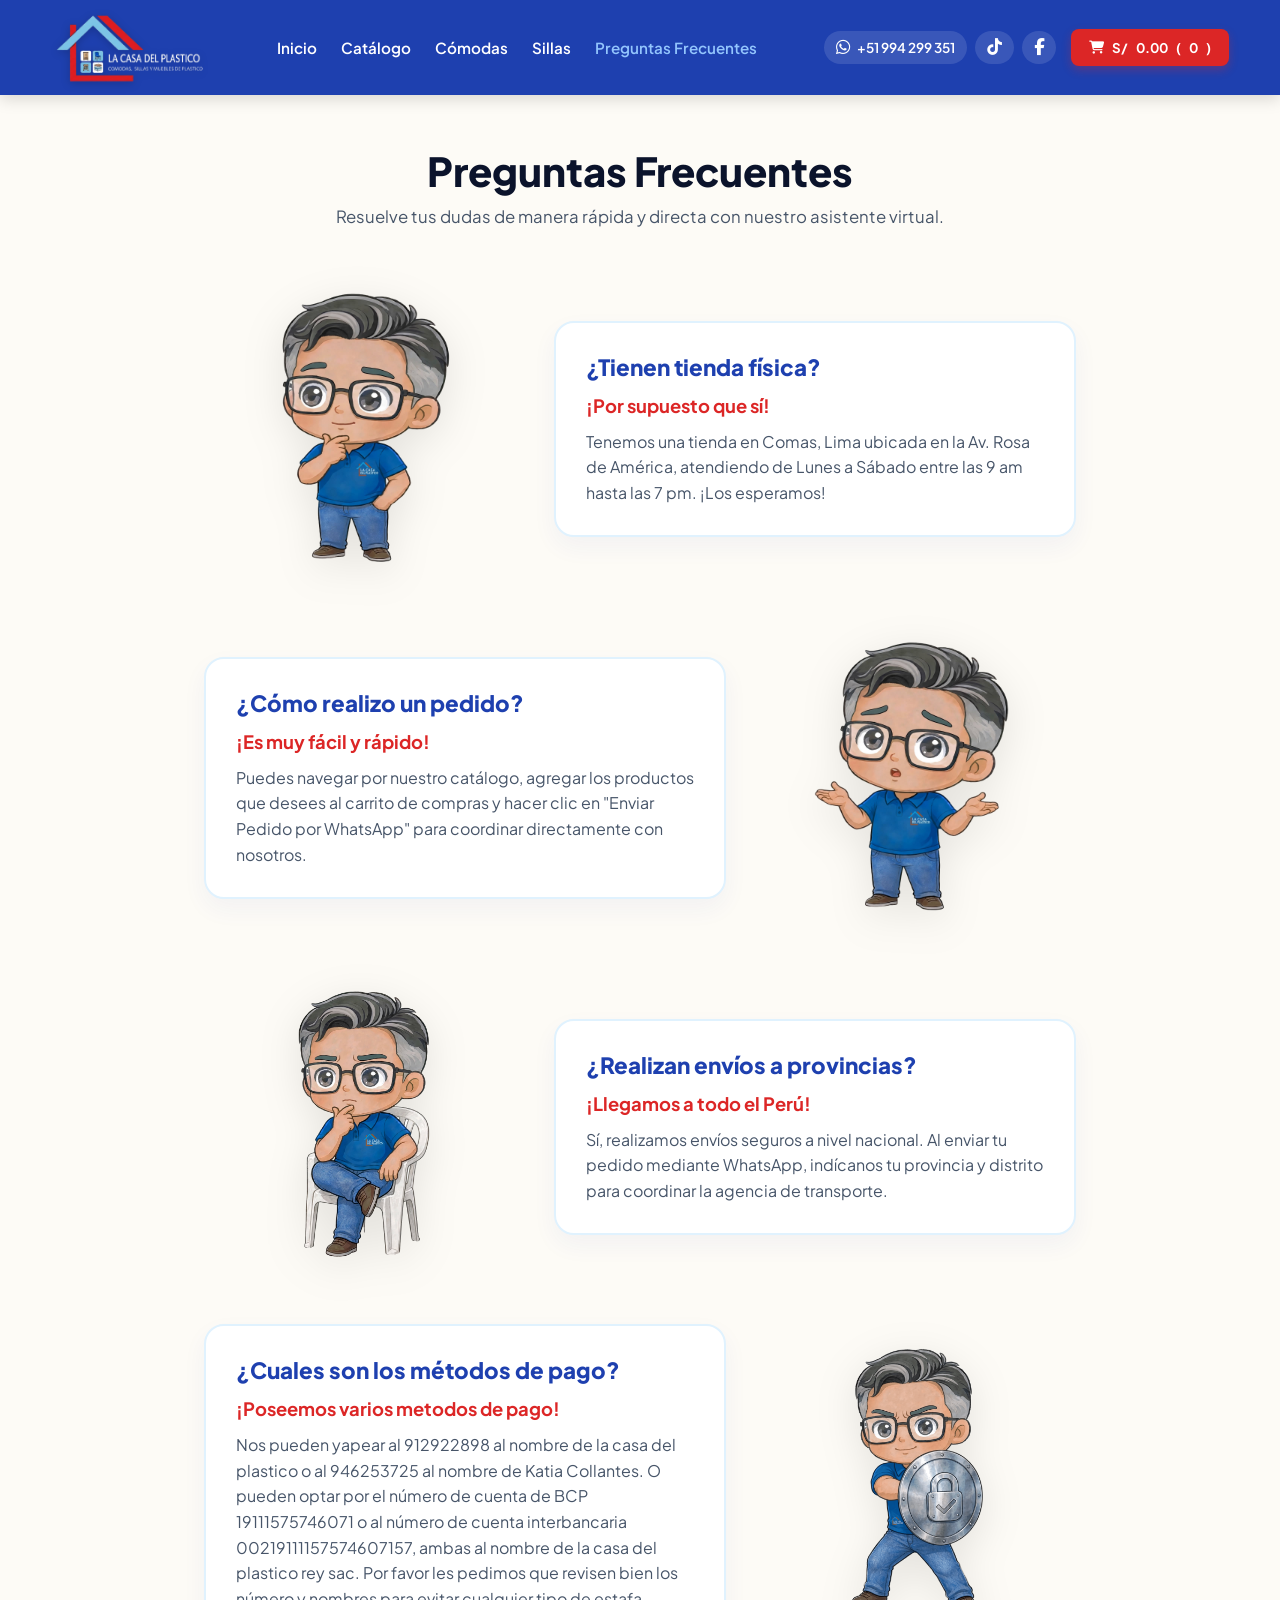
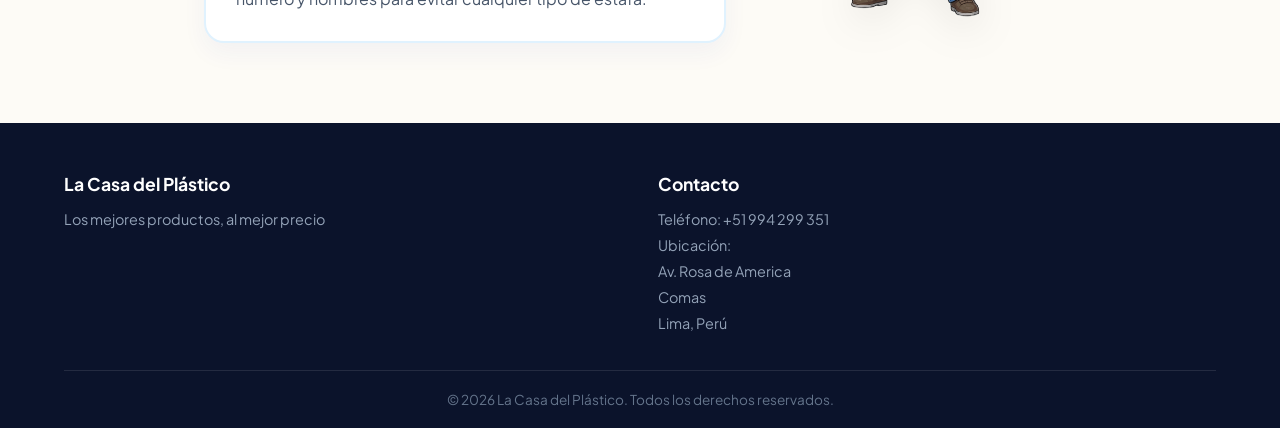
<file: preguntas.html>
<!DOCTYPE html>
<html lang="es">
<head>
    <meta charset="UTF-8">
    <meta name="viewport" content="width=device-width, initial-scale=1.0">
    <title>Preguntas Frecuentes - La Casa del Plástico</title>
    <link href="https://fonts.googleapis.com/css2?family=Plus+Jakarta+Sans:wght@400;500;600;700;800&display=swap" rel="stylesheet">
    <link rel="stylesheet" href="https://cdnjs.cloudflare.com/ajax/libs/font-awesome/6.4.0/css/all.min.css">
    
    <style>
        :root {
            --azul-oscuro: #0B132B;
            --azul-rey: #1E40AF;
            --azul-rey-hover: #1D4ED8;
            --rojo-acento: #DC2626;
            --rojo-hover: #B91C1C;
            --verde-wa: #25D366;
            
            --bg-body: #FDFBF6;
            --texto-oscuro: #0F172A;
            --texto-suave: #475569;
            --borde: #E2E8F0;

            --transicion: all 0.35s cubic-bezier(0.4, 0, 0.2, 1);
        }

        * {
            box-sizing: border-box;
            margin: 0;
            padding: 0;
            font-family: 'Plus Jakarta Sans', sans-serif;
        }

        html {
            scroll-behavior: smooth;
        }

        body {
            background-color: var(--bg-body);
            margin: 0;
        }

        /* NAVEGACIÓN PRINCIPAL */
        header {
            background-color: var(--azul-rey);
            padding: 10px 4%;
            display: flex;
            justify-content: space-between;
            align-items: center;
            position: sticky;
            top: 0;
            z-index: 1000;
            box-shadow: 0 4px 15px rgba(0,0,0,0.15);
            transition: var(--transicion);
        }

        .logo a {
            display: flex;
            align-items: center;
            text-decoration: none;
        }

        .logo-img {
            height: 75px;
            width: auto;
            object-fit: contain;
            transition: var(--transicion);
            filter: drop-shadow(0px 2px 4px rgba(0, 0, 0, 0.2));
        }

        .logo-img:hover {
            transform: scale(1.04);
        }

        nav ul {
            display: flex;
            list-style: none;
            gap: 24px;
        }

        nav a {
            color: #ffffff;
            text-decoration: none;
            font-weight: 600;
            font-size: 0.95rem;
            position: relative;
            padding-bottom: 4px;
            transition: var(--transicion);
        }

        nav a::after {
            content: '';
            position: absolute;
            bottom: 0;
            left: 0;
            width: 0;
            height: 2px;
            background-color: #ffffff;
            transition: var(--transicion);
        }

        nav a:hover::after {
            width: 100%;
        }

        .header-right {
            display: flex;
            align-items: center;
            gap: 15px;
        }

        .social-contact {
            display: flex;
            align-items: center;
            gap: 8px;
        }

        .social-icon {
            color: #ffffff;
            text-decoration: none;
            font-size: 1.05rem;
            display: flex;
            align-items: center;
            gap: 6px;
            padding: 8px 12px;
            border-radius: 20px;
            background: rgba(255, 255, 255, 0.12);
            transition: var(--transicion);
        }

        .social-icon span {
            font-size: 0.85rem;
            font-weight: 600;
        }

        .social-icon:hover {
            transform: translateY(-2px);
            background: rgba(255, 255, 255, 0.25);
        }

        .social-icon.wa:hover { color: #25D366; }
        .social-icon.tt:hover { color: #00f2fe; }
        .social-icon.fb:hover { color: #1877F2; }

        .btn-cart {
            background-color: var(--rojo-acento);
            color: white;
            border: none;
            padding: 10px 18px;
            border-radius: 8px;
            font-weight: 700;
            cursor: pointer;
            transition: var(--transicion);
            box-shadow: 0 4px 10px rgba(220, 38, 38, 0.3);
            display: flex;
            align-items: center;
            gap: 8px;
        }

        .btn-cart:hover {
            background-color: var(--rojo-hover);
            transform: translateY(-2px);
            box-shadow: 0 6px 15px rgba(220, 38, 38, 0.45);
        }

        /* MODAL DEL CARRITO */
        .modal-carrito {
            display: none;
            position: fixed;
            top: 0;
            left: 0;
            width: 100%;
            height: 100%;
            background: rgba(0, 0, 0, 0.6);
            z-index: 2000;
            justify-content: center;
            align-items: center;
            padding: 20px;
        }

        .modal-contenido {
            background: white;
            width: 100%;
            max-width: 500px;
            border-radius: 16px;
            padding: 24px;
            box-shadow: 0 15px 35px rgba(0,0,0,0.2);
            max-height: 90vh;
            overflow-y: auto;
        }

        .cart-item {
            display: flex;
            align-items: center;
            justify-content: space-between;
            padding: 10px 0;
            border-bottom: 1px solid var(--borde);
            gap: 10px;
        }

        .qty-controls {
            display: flex;
            align-items: center;
            gap: 8px;
            background: #F1F5F9;
            padding: 4px 8px;
            border-radius: 6px;
        }

        .qty-btn {
            background: white;
            border: 1px solid var(--borde);
            width: 24px;
            height: 24px;
            border-radius: 4px;
            font-weight: bold;
            cursor: pointer;
        }

        .btn-remove {
            background: none;
            border: none;
            color: var(--rojo-acento);
            cursor: pointer;
            font-size: 1rem;
        }

        .form-control-input {
            width: 100%;
            padding: 10px;
            border: 1px solid var(--borde);
            border-radius: 8px;
            margin-bottom: 10px;
            font-size: 0.9rem;
        }

        /* CONTENIDO DE PREGUNTAS FRECUENTES */
        .faq-container {
            max-width: 1000px;
            margin: 50px auto;
            padding: 0 5%;
        }

        .page-header-title {
            text-align: center;
            margin-bottom: 50px;
        }

        .page-header-title h1 {
            font-size: 2.5rem;
            color: var(--azul-oscuro);
            font-weight: 800;
            margin-bottom: 10px;
        }

        .page-header-title p {
            color: var(--texto-suave);
            font-size: 1.05rem;
        }

        .faq-row {
            display: flex;
            align-items: center;
            gap: 30px;
            margin-bottom: 45px;
        }

        .faq-row.reverse {
            flex-direction: row-reverse;
        }

        .faq-avatar-box {
            flex: 0 0 320px;
            text-align: center;
        }

        /* TAMAÑO ESTÁNDAR FIJO PARA TODAS LAS IMÁGENES DE AVATAR */
        .faq-avatar-img {
            width: 300px;
            height: 300px;
            object-fit: contain;
            filter: drop-shadow(0px 10px 20px rgba(0,0,0,0.1));
            transition: var(--transicion);
        }

        .faq-avatar-img:hover {
            transform: scale(1.03);
        }

        .faq-bubble {
            flex: 1;
            background: white;
            border: 2px solid #E0F2FE;
            border-radius: 20px;
            padding: 30px;
            box-shadow: 0 10px 25px rgba(30, 64, 175, 0.05);
            position: relative;
            transition: var(--transicion);
        }

        .faq-bubble:hover {
            box-shadow: 0 15px 30px rgba(30, 64, 175, 0.1);
            border-color: #BAE6FD;
        }

        .faq-question {
            font-size: 1.4rem;
            color: var(--azul-rey);
            font-weight: 800;
            margin-bottom: 12px;
            line-height: 1.3;
        }

        .faq-highlight {
            font-size: 1.15rem;
            color: var(--rojo-acento);
            font-weight: 700;
            margin-bottom: 12px;
        }

        .faq-answer {
            color: var(--texto-suave);
            font-size: 1rem;
            line-height: 1.6;
        }

        /* FOOTER */
        footer {
            background-color: var(--azul-oscuro);
            color: white;
            padding: 50px 5% 20px 5%;
            margin-top: 80px;
        }

        .footer-content {
            display: grid;
            grid-template-columns: repeat(auto-fit, minmax(200px, 1fr));
            gap: 35px;
            max-width: 1200px;
            margin: 0 auto 30px auto;
        }

        .footer-col h4 {
            margin-bottom: 15px;
            font-size: 1.1rem;
        }

        .footer-col p, .footer-col a {
            color: #94A3B8;
            font-size: 0.9rem;
            text-decoration: none;
            display: block;
            margin-bottom: 8px;
        }

        .footer-bottom {
            text-align: center;
            border-top: 1px solid rgba(255,255,255,0.1);
            padding-top: 20px;
            font-size: 0.85rem;
            color: #64748B;
        }

        .form-grid {
            display: grid;
            grid-template-columns: 1fr 1fr;
            gap: 12px 15px;
            margin-bottom: 15px;
        }

        .form-group {
            display: flex;
            flex-direction: column;
        }

        .form-group.full-width {
            grid-column: 1 / -1;
        }

        .form-group label {
            font-size: 0.85rem;
            font-weight: 700;
            color: var(--azul-oscuro);
            margin-bottom: 4px;
        }

        .form-group input {
            padding: 10px 12px;
            border: 1px solid var(--borde);
            border-radius: 8px;
            font-size: 0.9rem;
            outline: none;
            transition: var(--transicion);
        }

        .form-group input:focus {
            border-color: var(--azul-rey);
            box-shadow: 0 0 0 3px rgba(30, 64, 175, 0.1);
        }

        @media (max-width: 850px) {
            .faq-row, .faq-row.reverse {
                flex-direction: column;
                gap: 15px;
            }
            .faq-avatar-box {
                flex: none;
            }
            .faq-avatar-img {
                width: 200px;  /* Tamaño que tendrán en celulares */
                height: 200px; /* Tamaño que tendrán en celulares */
            }
            nav ul { display: none; }
        }
    </style>
</head>
<body>

    <header>
        <div class="logo">
            <a href="index.html">
                <img src="logo.png" alt="La Casa del Plástico Logo" class="logo-img">
            </a>
        </div>

        <nav>
            <ul>
                <li><a href="index.html">Inicio</a></li>
                <li><a href="productos.html">Catálogo</a></li>
                <li><a href="comodas.html">Cómodas</a></li>
                <li><a href="sillas.html">Sillas</a></li>
                <li><a href="preguntas.html" style="color: #93c5fd;">Preguntas Frecuentes</a></li>
            </ul>
        </nav>

        <div class="header-right">
            <div class="social-contact">
                <a href="https://wa.me/51994299351" target="_blank" class="social-icon wa" title="WhatsApp">
                    <i class="fa-brands fa-whatsapp"></i>
                    <span>+51 994 299 351</span>
                </a>
                <a href="https://www.tiktok.com/@lacasadelplastic0" target="_blank" class="social-icon tt" title="TikTok">
                    <i class="fa-brands fa-tiktok"></i>
                </a>
                <a href="https://www.facebook.com/p/la-casa-del-plastico-61567259547044/" target="_blank" class="social-icon fb" title="Facebook">
                    <i class="fa-brands fa-facebook-f"></i>
                </a>
            </div>
            <button class="btn-cart" onclick="toggleModalCarrito()">
                <i class="fa-solid fa-cart-shopping"></i> 
                S/ <span id="cart-total-header">0.00</span> (<span id="cart-count-header">0</span>)
            </button>
        </div>
    </header>

    <!-- MODAL DEL CARRITO -->
    <div id="modal-carrito" class="modal-carrito">
        <div class="modal-contenido">
            <h3 style="margin-bottom: 15px; color: var(--azul-oscuro);">Tu Carrito y Datos de Envío</h3>
            <div id="lista-carrito" style="margin-bottom: 20px; max-height: 200px; overflow-y: auto;">
                <!-- Items dinámicos -->
            </div>
            
            <div style="border-top: 1px solid var(--borde); padding-top: 10px; margin-bottom: 15px; font-weight: bold; display: flex; justify-content: space-between;">
                <span>Total a Pagar:</span>
                <span style="color: var(--rojo-acento);">S/ <span id="modal-total">0.00</span></span>
            </div>

            <div style="font-weight: 700; margin-bottom: 10px; display: flex; align-items: center; gap: 8px; color: var(--azul-oscuro);">
                <i class="fa-solid fa-user"></i> Datos del Cliente
            </div>

            <div class="form-grid">
                <div class="form-group">
                    <label>Nombres</label>
                    <input type="text" id="input-nombres" placeholder="Tus nombres">
                </div>
                <div class="form-group">
                    <label>Apellidos</label>
                    <input type="text" id="input-apellidos" placeholder="Tus apellidos">
                </div>
                <div class="form-group">
                    <label>DNI</label>
                    <input type="text" id="input-dni" placeholder="8 dígitos" maxlength="8">
                </div>
                <div class="form-group">
                    <label>Celular</label>
                    <input type="text" id="input-celular" placeholder="999999999" maxlength="9">
                </div>
                <div class="form-group">
                    <label>Provincia</label>
                    <input type="text" id="input-provincia" placeholder="Ej. Lima">
                </div>
                <div class="form-group">
                    <label>Distrito</label>
                    <input type="text" id="input-distrito" placeholder="Ej. Comas">
                </div>
            </div>

            <div style="display: flex; gap: 10px; margin-top: 15px;">
                <button onclick="enviarPedidoWhatsApp()" style="flex: 2; background: var(--verde-wa); color: white; border: none; padding: 12px; border-radius: 8px; font-weight: bold; cursor: pointer;">
                    <i class="fa-brands fa-whatsapp"></i> Enviar Pedido por WhatsApp
                </button>
                <button onclick="toggleModalCarrito()" style="flex: 1; background: #E2E8F0; color: var(--texto-oscuro); border: none; padding: 12px; border-radius: 8px; font-weight: bold; cursor: pointer;">
                    Cerrar
                </button>
            </div>
        </div>
    </div>

    <!-- SECCIÓN DE PREGUNTAS FRECUENTES -->
    <main class="faq-container">
        <div class="page-header-title">
            <h1>Preguntas Frecuentes</h1>
            <p>Resuelve tus dudas de manera rápida y directa con nuestro asistente virtual.</p>
        </div>

        <!-- Pregunta 1 -->
        <div class="faq-row">
            <div class="faq-avatar-box">
                <img src="preguntas/pre1.png" alt="Avatar La Casa del Plástico" class="faq-avatar-img">
            </div>
            <div class="faq-bubble">
                <div class="faq-question">¿Tienen tienda física?</div>
                <div class="faq-highlight">¡Por supuesto que sí!</div>
                <div class="faq-answer">
                    Tenemos una tienda en Comas, Lima ubicada en la Av. Rosa de América, atendiendo de Lunes a Sábado entre las 9 am hasta las 7 pm. ¡Los esperamos!
                </div>
            </div>
        </div>

        <!-- Pregunta 2 (Invertida) -->
        <div class="faq-row reverse">
            <div class="faq-avatar-box">
                <img src="preguntas/pre2.png" alt="Avatar La Casa del Plástico" class="faq-avatar-img">
            </div>
            <div class="faq-bubble">
                <div class="faq-question">¿Cómo realizo un pedido?</div>
                <div class="faq-highlight">¡Es muy fácil y rápido!</div>
                <div class="faq-answer">
                    Puedes navegar por nuestro catálogo, agregar los productos que desees al carrito de compras y hacer clic en "Enviar Pedido por WhatsApp" para coordinar directamente con nosotros.
                </div>
            </div>
        </div>

        <!-- Pregunta 3 -->
        <div class="faq-row">
            <div class="faq-avatar-box">
                <img src="preguntas/pre3.png" alt="Avatar La Casa del Plástico" class="faq-avatar-img">
            </div>
            <div class="faq-bubble">
                <div class="faq-question">¿Realizan envíos a provincias?</div>
                <div class="faq-highlight">¡Llegamos a todo el Perú!</div>
                <div class="faq-answer">
                    Sí, realizamos envíos seguros a nivel nacional. Al enviar tu pedido mediante WhatsApp, indícanos tu provincia y distrito para coordinar la agencia de transporte.
                </div>
            </div>
        </div>

        <!-- Pregunta 4 (Invertida) -->
        <div class="faq-row reverse">
            <div class="faq-avatar-box">
                <img src="preguntas/pre4.png" alt="Avatar La Casa del Plástico" class="faq-avatar-img">
            </div>
            <div class="faq-bubble">
                <div class="faq-question">¿Cuales son los métodos de pago?</div>
                <div class="faq-highlight">¡Poseemos varios metodos de pago!</div>
                <div class="faq-answer">
                    Nos pueden yapear al 912922898 al nombre de la casa del plastico o al 946253725 al nombre de Katia Collantes. O pueden optar por el número de cuenta de BCP 19111575746071 o al número de  cuenta interbancaria 00219111157574607157, ambas al nombre de la casa del plastico rey sac. Por favor les pedimos que revisen bien los número y nombres para evitar cualquier tipo de estafa.
                </div>
            </div>
        </div>

    </main>

    <footer id="contacto">
        <div class="footer-content">
            <div class="footer-col">
                <h4>La Casa del Plástico</h4>
                <p>Los mejores productos, al mejor precio</p>
            </div>
            <div class="footer-col">
                <h4>Contacto</h4>
                <p>Teléfono: +51 994 299 351</p>
                <p>Ubicación:</p>
                <p>Av. Rosa de America</p>
                <p>Comas</p>
                <p>Lima, Perú</p>
            </div>
        </div>
        <div class="footer-bottom">
            <p>&copy; 2026 La Casa del Plástico. Todos los derechos reservados.</p>
        </div>
    </footer>

    <script>
        // --- CARRITO EN SESIÓN (Se borra al cerrar la página) ---
        let carrito = JSON.parse(sessionStorage.getItem('carrito_plastico')) || [];

        function calcularPrecioTotalItem(item) {
            let cantidadRestante = item.cantidad;
            let precioBase = item.precioUnitario || item.precio || 0;

            if (cantidadRestante < 3) {
                return precioBase * cantidadRestante;
            }

            let opcionesFuente = item.opcionesDisponibles;
            let esComoda = (item.nombre || "").toLowerCase().includes('cómoda') || item.id.includes('ratan') || item.id.includes('toy-story') || item.id.includes('stitch') || item.id.includes('kusi');

            if (esComoda && opcionesFuente && opcionesFuente.length > 0) {
                let opcionX3 = opcionesFuente.find(op => {
                    let label = (op.label || op.nombre || "").toLowerCase();
                    let esX3 = label.includes('x3') || label.includes('3 unidades');
                    
                    let textoOpcion = (item.opcionLabel || item.opcion || "").toLowerCase();
                    let numeroPiso = textoOpcion.replace(/[^0-9]/g, '');
                    if (numeroPiso) {
                        return esX3 && label.includes(numeroPiso);
                    }
                    return esX3;
                });

                if (!opcionX3) {
                    opcionX3 = opcionesFuente.find(op => {
                        let label = (op.label || op.nombre || "").toLowerCase();
                        return label.includes('x3') || label.includes('3 unidades');
                    });
                }

                if (opcionX3 && opcionX3.precio) {
                    let precioComboX3 = parseFloat(opcionX3.precio);
                    let paquetesDe3 = Math.floor(cantidadRestante / 3);
                    let unidadesSueltas = cantidadRestante % 3;
                    return (paquetesDe3 * precioComboX3) + (unidadesSueltas * precioBase);
                }
            }

            let precioTotal = 0;
            if (!opcionesFuente || opcionesFuente.length === 0) {
                return precioBase * cantidadRestante;
            }

            let opcionesOrdenadas = [...opcionesFuente].map(op => {
                let texto = (op.label || op.nombre || "").toLowerCase();
                let match = texto.match(/\d+/);
                let cantMinima = match ? parseInt(match[0]) : 1;

                if (texto.includes('docena')) {
                    cantMinima = 12;
                } else if (texto.includes('unidad') || texto.includes('pieza')) {
                    cantMinima = 1;
                }

                return { ...op, cantMinima, precio: Number(op.precio) || 0 };
            }).sort((a, b) => b.cantMinima - a.cantMinima);

            let opcionUnidad = opcionesOrdenadas.find(op => op.cantMinima === 1) || opcionesOrdenadas[opcionesOrdenadas.length - 1];
            let precioUnitarioCalculado = opcionUnidad ? (opcionUnidad.precio / opcionUnidad.cantMinima) : precioBase;

            for (let op of opcionesOrdenadas) {
                if (op.cantMinima > 1 && cantidadRestante >= op.cantMinima) {
                    let paquetes = Math.floor(cantidadRestante / op.cantMinima);
                    precioTotal += paquetes * op.precio;
                    cantidadRestante %= op.cantMinima;
                }
            }

            if (cantidadRestante > 0) {
                precioTotal += cantidadRestante * precioUnitarioCalculado;
            }

            return precioTotal;
        }

        function actualizarCarritoUI() {
            const totalItems = carrito.reduce((sum, item) => sum + item.cantidad, 0);
            const totalPrecio = carrito.reduce((sum, item) => sum + calcularPrecioTotalItem(item), 0);
            
            const elTotalHeader = document.getElementById('cart-total-header');
            const elCountHeader = document.getElementById('cart-count-header');
            const elModalTotal = document.getElementById('modal-total');

            if (elTotalHeader) elTotalHeader.innerText = totalPrecio.toFixed(2);
            if (elCountHeader) elCountHeader.innerText = totalItems;
            if (elModalTotal) elModalTotal.innerText = totalPrecio.toFixed(2);

            const lista = document.getElementById('lista-carrito');
            if (!lista) return;

            if (carrito.length === 0) {
                lista.innerHTML = '<p style="color: var(--texto-suave); font-size: 0.9rem;">Tu carrito está vacío.</p>';
                return;
            }

            lista.innerHTML = carrito.map((item, index) => `
                <div class="cart-item">
                    <div style="flex: 1;">
                        <strong style="font-size: 0.85rem;">${item.nombre}</strong><br>
                        <span style="color: var(--rojo-acento); font-weight: 700; font-size: 0.8rem;">S/ ${calcularPrecioTotalItem(item).toFixed(2)}</span>
                    </div>
                    <div class="qty-controls">
                        <input type="number" min="1" value="${item.cantidad}" 
                            onchange="actualizarCantidadInput(${index}, this.value)" 
                            oninput="actualizarCantidadInput(${index}, this.value)"
                            style="width: 55px; padding: 2px 4px; text-align: center; border-radius: 4px; border: 1px solid #ccc; font-weight: 700; font-size: 0.85rem;">
                    </div>
                    <button class="btn-remove" onclick="eliminarDelCarrito(${index})"><i class="fa-solid fa-trash"></i></button>
                </div>
            `).join('');
        }

        function actualizarCantidadInput(index, nuevoValor) {
            let cantidad = parseInt(nuevoValor);
            if (isNaN(cantidad) || cantidad <= 0) {
                cantidad = 1;
            }
            carrito[index].cantidad = cantidad;
            sessionStorage.setItem('carrito_plastico', JSON.stringify(carrito));
            
            // Recalculamos totales en tiempo real sin volver a renderizar todo el HTML para no perder el foco de escritura
            const totalItems = carrito.reduce((sum, item) => sum + item.cantidad, 0);
            const totalPrecio = carrito.reduce((sum, item) => sum + calcularPrecioTotalItem(item), 0);
            
            const elTotalHeader = document.getElementById('cart-total-header');
            const elCountHeader = document.getElementById('cart-count-header');
            const elModalTotal = document.getElementById('modal-total');

            if (elTotalHeader) elTotalHeader.innerText = totalPrecio.toFixed(2);
            if (elCountHeader) elCountHeader.innerText = totalItems;
            if (elModalTotal) elModalTotal.innerText = totalPrecio.toFixed(2);

            // Actualizamos solo el texto del subtotal específico del producto afectado
            const subtotalSpans = document.querySelectorAll('.cart-item span[style*="color: var(--rojo-acento)"]');
            if (subtotalSpans[index]) {
                subtotalSpans[index].innerText = `S/ ${calcularPrecioTotalItem(carrito[index]).toFixed(2)}`;
            }
        }

        function eliminarDelCarrito(index) {
            carrito.splice(index, 1);
            sessionStorage.setItem('carrito_plastico', JSON.stringify(carrito));
            actualizarCarritoUI();
        }

        function toggleModalCarrito() {
            const modal = document.getElementById('modal-carrito');
            if (modal) {
                modal.style.display = modal.style.display === 'flex' ? 'none' : 'flex';
            }
        }

        function enviarPedidoWhatsApp() {
    if (carrito.length === 0) {
        alert("Tu carrito está vacío.");
        return;
    }

    const nombres = document.getElementById('input-nombres')?.value.trim() || '';
    const apellidos = document.getElementById('input-apellidos')?.value.trim() || '';
    const dni = document.getElementById('input-dni')?.value.trim() || '';
    const celular = document.getElementById('input-celular')?.value.trim() || '';
    const provincia = document.getElementById('input-provincia')?.value.trim() || '';
    const distrito = document.getElementById('input-distrito')?.value.trim() || '';

    if (!nombres || !apellidos || !dni || !celular || !provincia || !distrito) {
        alert("Por favor, completa todos tus datos personales y de ubicación para el pedido.");
        return;
    }

    const totalPrecio = carrito.reduce((sum, item) => sum + calcularPrecioTotalItem(item), 0);

    // 1. CREAR EL OBJETO DEL PEDIDO PARA EL ADMIN
    let nuevoPedidoAdmin = {
        id: Date.now(),
        nombres: nombres,
        apellidos: apellidos,
        dni: dni,
        celular: celular,
        provincia: provincia,
        distrito: distrito,
        items: carrito.map(item => ({ 
            nombre: item.nombre, 
            cantidad: item.cantidad, 
            subtotal: calcularPrecioTotalItem(item) 
        })),
        total: totalPrecio,
        fecha: new Date().toLocaleString(),
        estado: "pendiente"
    };

    // 2. GUARDAR EN localStorage PARA QUE EL ADMIN.HTML LO PUEDA LEER SIEMPRE
    let listaAdmin = JSON.parse(localStorage.getItem('admin_pedidos')) || [];
    listaAdmin.unshift(nuevoPedidoAdmin);
    localStorage.setItem('admin_pedidos', JSON.stringify(listaAdmin));

    // 3. ARMAR EL MENSAJE DE WHATSAPP
    let mensaje = `*¡Nuevo Pedido - La Casa del Plástico!*%0A%0A`;
    mensaje += `*DATOS DEL CLIENTE:*%0A`;
    mensaje += `- Nombre: ${nombres} ${apellidos}%0A`;
    mensaje += `- DNI: ${dni}%0A`;
    mensaje += `- Celular: ${celular}%0A`;
    mensaje += `- Provincia: ${provincia}%0A`;
    mensaje += `- Distrito: ${distrito}%0A%0A`;
    
    mensaje += `*DETALLE DEL PEDIDO:*%0A`;
    carrito.forEach(item => {
        const subtotalItem = calcularPrecioTotalItem(item);
        mensaje += `▪ ${item.nombre} | Cant: ${item.cantidad} | S/ ${subtotalItem.toFixed(2)}%0A`;
    });
    
    mensaje += `%0A*TOTAL A PAGAR: S/ ${totalPrecio.toFixed(2)}*`;

    // 4. ABRIR WHATSAPP
    window.open(`https://wa.me/51994299351?text=${mensaje}`, '_blank');
}

        document.addEventListener('DOMContentLoaded', () => {
            actualizarCarritoUI();
        });
    </script>
</body>
</html>
</file>
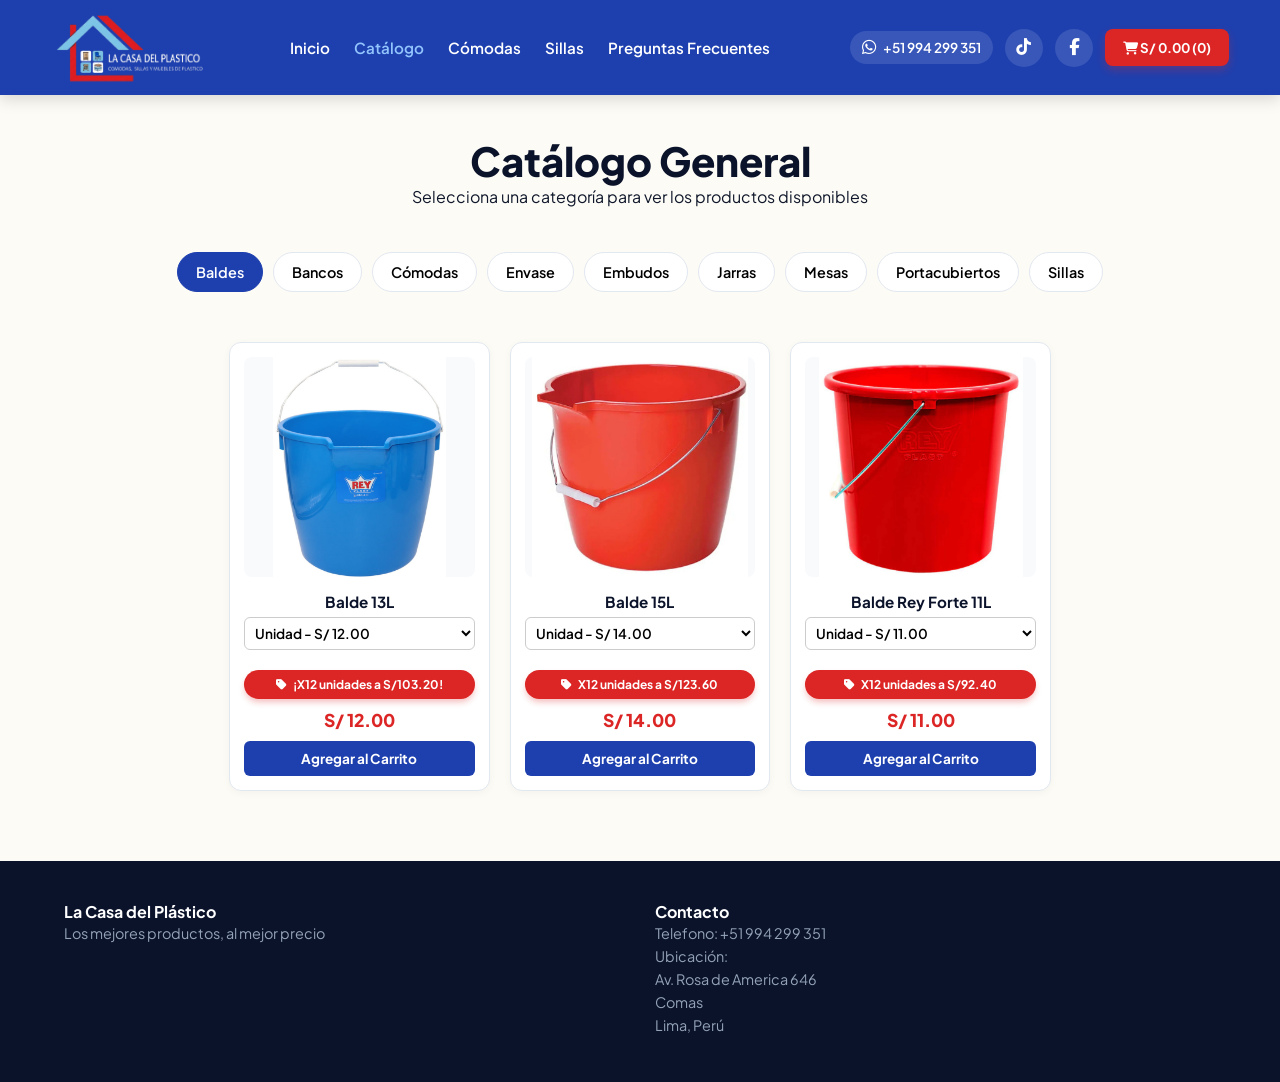
<file: productos.html>
<!DOCTYPE html>
<html lang="es">
<head>
    <meta charset="UTF-8">
    <meta name="viewport" content="width=device-width, initial-scale=1.0">
    <title>Catálogo de Productos - La Casa del Plástico</title>
    <link href="https://fonts.googleapis.com/css2?family=Plus+Jakarta+Sans:wght@400;500;600;700;800&display=swap" rel="stylesheet">
    <link rel="stylesheet" href="https://cdnjs.cloudflare.com/ajax/libs/font-awesome/6.4.0/css/all.min.css">
    <base href="./">

    <style>
        :root {
            --azul-oscuro: #0B132B;
            --azul-rey: #1E40AF;
            --azul-rey-hover: #1D4ED8;
            --rojo-acento: #DC2626;
            --rojo-hover: #B91C1C;
            --verde-wa: #25D366;
            --bg-body: #fdfbf6;
            --bg-card: #FFFFFF;
            --texto-oscuro: #0F172A;
            --texto-suave: #64748B;
            --borde: #E2E8F0;
            --transicion: all 0.35s cubic-bezier(0.4, 0, 0.2, 1);
        }

        * {
            box-sizing: border-box;
            margin: 0;
            padding: 0;
            font-family: 'Plus Jakarta Sans', sans-serif;
        }

        html { scroll-behavior: smooth; }

        body {
            background-color: var(--bg-body);
            color: var(--texto-oscuro);
            overflow-x: hidden;
        }

        /* NAVEGACIÓN PRINCIPAL */
        header {
            background-color: var(--azul-rey);
            padding: 10px 4%;
            display: flex;
            justify-content: space-between;
            align-items: center;
            position: sticky;
            top: 0;
            z-index: 1000;
            box-shadow: 0 4px 15px rgba(0,0,0,0.15);
        }

        .logo a { display: flex; align-items: center; text-decoration: none; }
        .logo-img { height: 75px; width: auto; object-fit: contain; }

        nav ul { display: flex; list-style: none; gap: 24px; }
        nav a { color: #ffffff; text-decoration: none; font-weight: 600; font-size: 0.95rem; }

        .header-right { display: flex; align-items: center; gap: 12px; }
        .social-contact { display: flex; align-items: center; gap: 8px; }
        .social-icon { color: #ffffff; text-decoration: none; font-size: 1.05rem; display: flex; align-items: center; gap: 6px; padding: 8px 12px; border-radius: 20px; background: rgba(255, 255, 255, 0.12); transition: var(--transicion); }
        .social-icon:hover { background: rgba(255, 255, 255, 0.22); }
        .social-icon span { font-size: 0.85rem; font-weight: 600; }

        /* Estilos para íconos circulares de redes sociales (TikTok y Facebook) */
        .social-btn-circle {
            width: 38px;
            height: 38px;
            background: rgba(255, 255, 255, 0.12);
            color: white;
            border-radius: 50%;
            display: flex;
            align-items: center;
            justify-content: center;
            text-decoration: none;
            font-size: 1.05rem;
            transition: var(--transicion);
        }
        .social-btn-circle:hover {
            background: rgba(255, 255, 255, 0.25);
            transform: translateY(-2px);
        }

        .btn-cart {
            background-color: var(--rojo-acento);
            color: white;
            border: none;
            padding: 10px 18px;
            border-radius: 8px;
            font-weight: 700;
            cursor: pointer;
            transition: var(--transicion);
            box-shadow: 0 4px 10px rgba(220, 38, 38, 0.3);
        }
        .btn-cart:hover { background-color: var(--rojo-hover); }

        /* TÍTULO DE SECCIÓN */
        .catalog-header { text-align: center; padding: 40px 20px 10px 20px; }
        .catalog-header h1 { font-size: 2.5rem; color: var(--azul-oscuro); font-weight: 800; }

        /* CATEGORÍAS */
        .categories-section { padding: 20px 5%; max-width: 1200px; margin: 0 auto; text-align: center; }
        .categories-container { display: flex; justify-content: center; gap: 10px; flex-wrap: wrap; margin-top: 15px; }
        .category-btn {
            background-color: #FFFFFF;
            border: 1px solid var(--borde);
            padding: 10px 18px;
            border-radius: 25px;
            font-weight: 600;
            font-size: 0.9rem;
            cursor: pointer;
            transition: var(--transicion);
        }
        .category-btn:hover, .category-btn.active {
            background-color: var(--azul-rey);
            color: white;
            border-color: var(--azul-rey);
        }

        /* PRODUCTOS - 3 POR FILA CON IMÁGENES AMPLIADAS (220px) */
        .products-section { padding: 30px 5% 20px 5%; max-width: 950px; margin: 0 auto; }
        .products-grid { display: grid; grid-template-columns: repeat(3, 1fr); gap: 20px; }
        .product-card { background: var(--bg-card); border-radius: 12px; border: 1px solid var(--borde); padding: 14px; text-align: center; box-shadow: 0 2px 8px rgba(0,0,0,0.04); transition: var(--transicion); }
        .product-card:hover { box-shadow: 0 6px 16px rgba(0,0,0,0.08); transform: translateY(-2px); }
        
        .product-img-wrapper { width: 100%; height: 220px; border-radius: 8px; overflow: hidden; margin-bottom: 15px; background-color: #F8FAFC; display: flex; align-items: center; justify-content: center; }
        .product-img { width: 100%; height: 100%; object-fit: contain; }
        
        .product-title { font-weight: 700; font-size: 0.95rem; margin-bottom: 6px; color: var(--azul-oscuro); }
        .product-price { color: var(--rojo-acento); font-weight: 800; font-size: 1.1rem; margin-bottom: 10px; }
        
        .select-opcion { width: 100%; padding: 6px 8px; border-radius: 6px; border: 1px solid var(--borde); font-size: 0.85rem; font-weight: 600; margin-bottom: 10px; background-color: #fff; }
        .btn-add { width: 100%; background-color: var(--azul-rey); color: white; border: none; padding: 9px; border-radius: 6px; font-weight: 700; font-size: 0.85rem; cursor: pointer; transition: var(--transicion); }
        .btn-add:hover { background-color: var(--azul-rey-hover); }

        /* PAGINACIÓN */
        .pagination-container {
            display: flex;
            justify-content: center;
            align-items: center;
            gap: 15px;
            padding: 20px 0 50px 0;
        }
        .page-btn {
            background-color: white;
            border: 1px solid var(--borde);
            padding: 8px 16px;
            border-radius: 6px;
            font-weight: 700;
            font-size: 0.9rem;
            cursor: pointer;
            color: var(--azul-oscuro);
            transition: var(--transicion);
        }
        .page-btn:hover:not(:disabled) {
            background-color: var(--azul-rey);
            color: white;
            border-color: var(--azul-rey);
        }
        .page-btn:disabled {
            opacity: 0.5;
            cursor: not-allowed;
        }
        #page-info {
            font-weight: 600;
            font-size: 0.9rem;
            color: var(--texto-suave);
        }

        /* MODAL DEL CARRITO Y CHECKOUT */
        #modal-carrito {
            display: none;
            position: fixed;
            top: 0; left: 0; width: 100%; height: 100%;
            background: rgba(0,0,0,0.6);
            z-index: 2000;
            justify-content: center;
            align-items: center;
        }
        .modal-content {
            background: white;
            padding: 25px;
            border-radius: 16px;
            width: 95%;
            max-width: 520px;
            max-height: 90vh;
            overflow-y: auto;
            box-shadow: 0 10px 25px rgba(0,0,0,0.2);
        }
        .cart-item { display: flex; justify-content: space-between; align-items: center; margin-bottom: 10px; border-bottom: 1px solid var(--borde); padding-bottom: 8px; gap: 8px; }
        .qty-controls { display: flex; align-items: center; gap: 6px; background: #F1F5F9; padding: 2px 6px; border-radius: 6px; }
        .qty-btn { background: none; border: none; font-weight: bold; cursor: pointer; font-size: 0.9rem; color: var(--azul-rey); }
        .btn-remove { background: none; border: none; color: var(--rojo-acento); cursor: pointer; font-size: 0.9rem; }

        /* ESTILOS DE FORMULARIO EN MODAL */
        .form-group { margin-bottom: 10px; }
        .form-group label { display: block; font-size: 0.8rem; font-weight: 700; margin-bottom: 3px; color: var(--azul-oscuro); }
        .form-control { width: 100%; padding: 8px; border: 1px solid var(--borde); border-radius: 6px; font-size: 0.85rem; font-family: 'Plus Jakarta Sans', sans-serif; }
        .form-row { display: grid; grid-template-columns: 1fr 1fr; gap: 8px; }

        /* NOTIFICACIÓN FLOTANTE (TOAST) */
        #toast-notification {
            position: fixed;
            bottom: 30px;
            right: 30px;
            background-color: var(--azul-oscuro);
            color: white;
            padding: 12px 20px;
            border-radius: 8px;
            box-shadow: 0 10px 25px rgba(0,0,0,0.2);
            z-index: 3000;
            display: flex;
            align-items: center;
            gap: 10px;
            font-weight: 600;
            font-size: 0.9rem;
            transform: translateY(100px);
            opacity: 0;
            transition: all 0.3s cubic-bezier(0.4, 0, 0.2, 1);
        }
        #toast-notification.show {
            transform: translateY(0);
            opacity: 1;
        }
        #toast-notification i { color: #4ade80; font-size: 1.1rem; }

        /* FOOTER */
        footer { background-color: var(--azul-oscuro); color: white; padding: 40px 5% 20px 5%; margin-top: 50px; }
        .footer-content { display: grid; grid-template-columns: repeat(auto-fit, minmax(200px, 1fr)); gap: 30px; max-width: 1200px; margin: 0 auto 25px auto; }
        .footer-content h3 {
            font-size: 1.1rem;
            font-weight: 700;
            margin-bottom: 12px;
            color: #ffffff;
        }

        .footer-desc {
            font-size: 0.9rem;
            color: #94A3B8 !important;
            line-height: 1.6;
            font-weight: 400;
        }

        .footer-bottom { text-align: center; border-top: 1px solid rgba(255,255,255,0.1); padding-top: 15px; font-size: 0.85rem; color: #64748B; }

        /* Responsive para celulares pequeños */
        @media (max-width: 768px) {
            .products-grid { grid-template-columns: repeat(2, 1fr); }
        }
        @media (max-width: 480px) {
            .products-grid { grid-template-columns: 1fr; }
        }
    </style>
</head>
<body>

    <header>
        <div class="logo">
            <a href="index.html">
                <img src="logo.png" alt="La Casa del Plástico Logo" class="logo-img">
            </a>
        </div>
        <nav>
            <ul>
                <li><a href="index.html">Inicio</a></li>
                <li><a href="productos.html" style="color: #93c5fd;">Catálogo</a></li>
                <li><a href="comodas.html">Cómodas</a></li>
                <li><a href="sillas.html">Sillas</a></li>
                <li><a href="preguntas.html">Preguntas Frecuentes</a></li>
            </ul>
        </nav>
        <div class="header-right">
            <div class="social-contact">
                <a href="https://wa.me/51994299351" target="_blank" class="social-icon wa"><i class="fa-brands fa-whatsapp"></i><span>+51 994 299 351</span></a>
            </div>
            <a href="https://www.tiktok.com/@lacasadelplastic0" target="_blank" class="social-btn-circle" title="TikTok"><i class="fa-brands fa-tiktok"></i></a>
            <a href="https://www.facebook.com" target="_blank" class="social-btn-circle" title="Facebook"><i class="fa-brands fa-facebook-f"></i></a>
            
            <button class="btn-cart" onclick="toggleModalCarrito()"><i class="fa-solid fa-cart-shopping"></i> S/ <span id="cart-total-header">0.00</span> (<span id="cart-count-header">0</span>)</button>
        </div>
    </header>

    <div class="catalog-header">
        <h1>Catálogo General</h1>
        <p>Selecciona una categoría para ver los productos disponibles</p>
    </div>

    <section class="categories-section">
        <div class="categories-container">
            <button class="category-btn active" onclick="cambiarCategoria('baldes', this)">Baldes</button>
            <button class="category-btn" onclick="cambiarCategoria('bancos', this)">Bancos</button>
            <button class="category-btn" onclick="cambiarCategoria('comodas', this)">Cómodas</button>
            <button class="category-btn" onclick="cambiarCategoria('envase', this)">Envase</button>
            <button class="category-btn" onclick="cambiarCategoria('envudos', this)">Embudos</button>
            <button class="category-btn" onclick="cambiarCategoria('jarras', this)">Jarras</button>
            <button class="category-btn" onclick="cambiarCategoria('mesas', this)">Mesas</button>
            <button class="category-btn" onclick="cambiarCategoria('portacubiertos', this)">Portacubiertos</button>
            <button class="category-btn" onclick="cambiarCategoria('sillas', this)">Sillas</button>
        </div>
    </section>

    <section class="products-section">
        <div id="productos-container" class="products-grid"></div>
    </section>

    <!-- CONTROLES DE PAGINACIÓN -->
    <div class="pagination-container" id="pagination-controls" style="display: none;">
        <button class="page-btn" id="btn-prev" onclick="cambiarPagina(-1)"><i class="fa-solid fa-chevron-left"></i> Anterior</button>
        <span id="page-info">Página 1 de 1</span>
        <button class="page-btn" id="btn-next" onclick="cambiarPagina(1)">Siguiente <i class="fa-solid fa-chevron-right"></i></button>
    </div>

    <!-- MODAL DEL CARRITO Y DATOS DE CLIENTE -->
    <div id="modal-carrito">
        <div class="modal-content">
            <h2 style="margin-bottom: 10px; color: var(--azul-oscuro); font-size: 1.25rem;">Tu Carrito y Datos de Envío</h2>
            
            <div id="lista-carrito" style="max-height: 180px; overflow-y: auto; margin-bottom: 12px;">
                <p style="color: var(--texto-suave); font-size: 0.9rem;">Tu carrito está vacío.</p>
            </div>

            <div style="margin-bottom: 15px; border-top: 2px solid var(--borde); padding-top: 6px; display: flex; justify-content: space-between; font-size: 1.05rem; font-weight: 800;">
                <span>Total a Pagar:</span>
                <span style="color: var(--rojo-acento);">S/ <span id="modal-total">0.00</span></span>
            </div>

            <!-- FORMULARIO DE DATOS DEL CLIENTE -->
            <div style="border-top: 1px solid var(--borde); padding-top: 12px;">
                <h3 style="font-size: 0.95rem; color: var(--azul-oscuro); margin-bottom: 8px;"><i class="fa-solid fa-user"></i> Datos del Cliente</h3>
                
                <div class="form-row">
                    <div class="form-group">
                        <label>Nombres</label>
                        <input type="text" id="input-nombres" class="form-control" placeholder="Tus nombres">
                    </div>
                    <div class="form-group">
                        <label>Apellidos</label>
                        <input type="text" id="input-apellidos" class="form-control" placeholder="Tus apellidos">
                    </div>
                </div>

                <div class="form-row">
                    <div class="form-group">
                        <label>DNI</label>
                        <input type="text" id="input-dni" class="form-control" maxlength="8" placeholder="8 dígitos">
                    </div>
                    <div class="form-group">
                        <label>Celular</label>
                        <input type="tel" id="input-celular" class="form-control" maxlength="9" placeholder="999999999">
                    </div>
                </div>

                <div class="form-row">
                    <div class="form-group">
                        <label>Provincia</label>
                        <input type="text" id="input-provincia" class="form-control" placeholder="Ej. Lima">
                    </div>
                    <div class="form-group">
                        <label>Distrito</label>
                        <input type="text" id="input-distrito" class="form-control" placeholder="Ej. San Martín">
                    </div>
                </div>
            </div>

            <button onclick="enviarPedidoWhatsApp()" style="width: 100%; background-color: var(--verde-wa); color: white; border: none; padding: 10px; border-radius: 6px; font-weight: 700; margin-top: 12px; cursor: pointer; font-size: 0.95rem;"><i class="fa-brands fa-whatsapp"></i> Enviar Pedido por WhatsApp</button>
            <button onclick="toggleModalCarrito()" style="width: 100%; background-color: #E2E8F0; color: var(--texto-oscuro); border: none; padding: 8px; border-radius: 6px; font-weight: 600; margin-top: 6px; cursor: pointer; font-size: 0.9rem;">Cerrar</button>
        </div>
    </div>

    <!-- NOTIFICACIÓN FLOTANTE -->
    <div id="toast-notification">
        <i class="fa-solid fa-circle-check"></i>
        <span id="toast-message">¡Producto agregado al carrito!</span>
    </div>

    <footer id="contacto">
        <div class="footer-content">
            <div class="footer-col">
                <h4>La Casa del Plástico</h4>
                <p style="color: #94A3B8; font-size: 0.9rem; line-height: 1.6;">Los mejores productos, al mejor precio</p>
            </div>
            <div class="footer-col">
                <h4>Contacto</h4>
                <p style="color: #94A3B8; font-size: 0.9rem; line-height: 1.6;">Telefono: +51 994 299 351 </p>
                <p style="color: #94A3B8; font-size: 0.9rem; line-height: 1.6;">Ubicación:</p>
                <p style="color: #94A3B8; font-size: 0.9rem; line-height: 1.6;">Av. Rosa de America 646</p>
                <p style="color: #94A3B8; font-size: 0.9rem; line-height: 1.6;">Comas</p>
                <p style="color: #94A3B8; font-size: 0.9rem; line-height: 1.6;">Lima, Perú</p>
            </div>
        </div>
    </footer>

<script>
        let carrito = JSON.parse(sessionStorage.getItem('carrito_plastico')) || [];
let productosGlobal = [];
let paginaActual = 1;
const productosPorPagina = 6;
let categoriaActual = 'baldes';

async function cambiarCategoria(categoria, botonClickeado) {
    if (botonClickeado) {
        document.querySelectorAll('.category-btn').forEach(btn => btn.classList.remove('active'));
        botonClickeado.classList.add('active');
    } else {
        document.querySelectorAll('.category-btn').forEach(btn => {
            if (btn.getAttribute('onclick')?.includes(categoria)) {
                btn.classList.add('active');
            } else {
                btn.classList.remove('active');
            }
        });
    }

    categoriaActual = categoria;
    paginaActual = 1;
    
    const contenedor = document.getElementById('productos-container');
    if (contenedor) {
        contenedor.innerHTML = '<p style="grid-column: 1 / -1; text-align: center; color: var(--texto-suave);">Cargando productos...</p>';
    }
    const pagControls = document.getElementById('pagination-controls');
    if (pagControls) pagControls.style.display = 'none';

    try {
        const respuesta = await fetch(`datos/${categoria}.json`);
        if (!respuesta.ok) throw new Error('No se encontró el archivo');

        productosGlobal = await respuesta.json();
        renderizarProductosPagina();

    } catch (error) {
        console.error(error);
        if (contenedor) {
            contenedor.innerHTML = '<p style="grid-column: 1 / -1; text-align: center; color: var(--rojo-acento);">Error al cargar los productos. Asegúrate de tener los archivos JSON en la carpeta datos/.</p>';
        }
    }
}

function renderizarProductosPagina() {
    const contenedor = document.getElementById('productos-container');
    const pagControls = document.getElementById('pagination-controls');
    if (!contenedor) return;
    contenedor.innerHTML = '';

    if (productosGlobal.length === 0) {
        contenedor.innerHTML = '<p style="grid-column: 1 / -1; text-align: center; color: var(--texto-suave);">No hay productos en esta categoría.</p>';
        if (pagControls) pagControls.style.display = 'none';
        return;
    }

    const inicio = (paginaActual - 1) * productosPorPagina;
    const fin = inicio + productosPorPagina;
    const productosPagina = productosGlobal.slice(inicio, fin);

    productosPagina.forEach((producto) => {
        const tarjeta = document.createElement('div');
        tarjeta.id = "producto-" + producto.id;
        tarjeta.classList.add('product-card');
    
        let precioInicial = producto.precio || 0;
        let htmlOpciones = '';
        let textosPromoIniciales = [];

        if (producto.opciones && producto.opciones.length > 0) {
            let opcionesValidas = producto.opciones.filter(opt => {
    let textoLabel = (opt.label || opt.nombre || "").toLowerCase();
    
    // Una opción es válida para el select principal SI es la unidad o una variante principal (como pisos o colores)
    // Excluimos todo lo que sea paquetes, combos, docenas o cantidades mayores a 1
    let esPaqueteOCombo = textoLabel.includes('paquete') || 
                          textoLabel.includes('combo') || 
                          textoLabel.includes('docena') || 
                          textoLabel.includes('unidades') || 
                          (textoLabel.match(/\d+/) && !textoLabel.includes('piso'));

    return !esPaqueteOCombo;
});

// Por seguridad, si el filtro dejó vacía la lista, aseguramos al menos la primera opción
if (opcionesValidas.length === 0 && producto.opciones.length > 0) {
    opcionesValidas = [producto.opciones[0]];
}

            let opUnidad = opcionesValidas[0];
            precioInicial = opUnidad.precio;

            let promoOpt = opUnidad.textoPromo || opUnidad.textosPromo || producto.textoPromo || producto.textosPromo || [];
            if (typeof promoOpt === 'string') {
                textosPromoIniciales = [promoOpt];
            } else if (Array.isArray(promoOpt)) {
                textosPromoIniciales = promoOpt;
            }

            let opcionesOptionsHTML = opcionesValidas.map((opt, index) => {
                let seleccionado = (index === 0) ? 'selected' : '';
                let etiquetaOpt = opt.label || opt.nombre;
                
                let promoSub = opt.textoPromo || opt.textosPromo || producto.textoPromo || producto.textosPromo || [];
                if (typeof promoSub === 'string') promoSub = [promoSub];
                let promoJson = Array.isArray(promoSub) ? JSON.stringify(promoSub) : '[]';

                return '<option value="' + opt.precio + '" data-promo=\'' + promoJson + '\' ' + seleccionado + '>' + etiquetaOpt + ' - S/ ' + Number(opt.precio).toFixed(2) + '</option>';
            }).join('');

            htmlOpciones = '<div class="product-options" style="margin-bottom: 10px;">' +
                '<select class="select-opcion" onchange="actualizarPrecioYSegunOpcion(\'' + producto.id + '\', this)" style="width: 100%; padding: 6px; border-radius: 6px; border: 1px solid #ccc; font-size: 0.85rem; font-weight: 600; cursor: pointer;">' +
                opcionesOptionsHTML +
                '</select>' +
                '</div>';
        } else {
            let promoGlob = producto.textoPromo || producto.textosPromo || [];
            if (typeof promoGlob === 'string') {
                textosPromoIniciales = [promoGlob];
            } else if (Array.isArray(promoGlob)) {
                textosPromoIniciales = promoGlob;
            }
        }

        let htmlBadgesPromo = '<div id="promo-container-' + producto.id + '" style="display: flex; flex-direction: column; gap: 6px; margin-bottom: 10px; width: 100%;">';
        textosPromoIniciales.forEach(texto => {
            htmlBadgesPromo += '<div style="background-color: #dc2626; color: white; padding: 7px 12px; border-radius: 50px; font-size: 0.75rem; font-weight: 700; text-align: center; box-shadow: 0 4px 6px -1px rgba(220, 38, 38, 0.3); display: flex; align-items: center; justify-content: center; gap: 6px;">' +
                '<i class="fa-solid fa-tag"></i> ' + texto +
                '</div>';
        });
        htmlBadgesPromo += '</div>';

        let rawImg = (producto.imagen && producto.imagen.length > 0) ? producto.imagen[0] : '';
        let imgUrl = rawImg.replace(/^\/+/, '').replace(/^\.\/+/, '');
        let subtituloHTML = producto.subtitulo ? '<div style="font-size: 0.8rem; color: #666; text-align: center; margin-bottom: 6px;">' + producto.subtitulo + '</div>' : '';

        tarjeta.innerHTML = '<div class="product-img-wrapper">' +
            '<img class="product-img" src="' + imgUrl + '" alt="' + producto.nombre + '">' +
            '</div>' +
            '<div class="product-title">' + producto.nombre + '</div>' +
            subtituloHTML +
            htmlOpciones +
            htmlBadgesPromo +
            '<div class="product-price" id="precio-' + producto.id + '">S/ <span class="valor-precio">' + Number(precioInicial).toFixed(2) + '</span></div>' +
            '<button class="btn-add" onclick="agregarAlCarrito(\'' + producto.id + '\', \'' + producto.nombre + '\')">Agregar al Carrito</button>';

        contenedor.appendChild(tarjeta);
    });

    const totalPaginas = Math.ceil(productosGlobal.length / productosPorPagina);
    if (pagControls) {
        if (totalPaginas > 1) {
            pagControls.style.display = 'flex';
            const pageInfo = document.getElementById('page-info');
            const btnPrev = document.getElementById('btn-prev');
            const btnNext = document.getElementById('btn-next');
            if (pageInfo) pageInfo.innerText = 'Página ' + paginaActual + ' de ' + totalPaginas;
            if (btnPrev) btnPrev.disabled = paginaActual === 1;
            if (btnNext) btnNext.disabled = paginaActual === totalPaginas;
        } else {
            pagControls.style.display = 'none';
        }
    }
}

function actualizarPrecioYSegunOpcion(idProducto, selectElement) {
    const precioEl = document.getElementById('precio-' + idProducto);
    if (!precioEl) return;
    const precioContainer = precioEl.querySelector('.valor-precio');
    if (precioContainer) {
        precioContainer.innerText = parseFloat(selectElement.value).toFixed(2);
    }

    const selectedOption = selectElement.options[selectElement.selectedIndex];
    let promoData = [];
    try {
        promoData = JSON.parse(selectedOption.getAttribute('data-promo') || '[]');
    } catch (e) {
        promoData = [];
    }

    const promoContainer = document.getElementById('promo-container-' + idProducto);
    if (promoContainer) {
        let htmlB = '';
        promoData.forEach(texto => {
            htmlB += '<div style="background-color: #dc2626; color: white; padding: 7px 12px; border-radius: 50px; font-size: 0.75rem; font-weight: 700; text-align: center; box-shadow: 0 4px 6px -1px rgba(220, 38, 38, 0.3); display: flex; align-items: center; justify-content: center; gap: 6px;">' +
                '<i class="fa-solid fa-tag"></i> ' + texto +
                '</div>';
        });
        promoContainer.innerHTML = htmlB;
    }
}

function cambiarPagina(direccion) {
    const totalPaginas = Math.ceil(productosGlobal.length / productosPorPagina);
    paginaActual += direccion;

    if (paginaActual < 1) paginaActual = 1;
    if (paginaActual > totalPaginas) paginaActual = totalPaginas;

    renderizarProductosPagina();
    window.scrollTo({ top: 300, behavior: 'smooth' });
}

function agregarAlCarrito(idProducto, nombreProducto) {
    const tarjeta = document.getElementById('producto-' + idProducto);
    let precioFinal = 0;
    let etiquetaOpcion = '';
    let productoObj = productosGlobal.find(p => String(p.id) === String(idProducto));

    if (tarjeta) {
        const selectOpcion = tarjeta.querySelector('select');
        if (selectOpcion) {
            precioFinal = parseFloat(selectOpcion.value) || 0;
            const optionElement = selectOpcion.options[selectOpcion.selectedIndex];
            if (optionElement) {
                let textoCompleto = optionElement.text;
                etiquetaOpcion = textoCompleto.split(' - ')[0].trim();
            }
        }
    }

    if (!precioFinal && productoObj) {
        precioFinal = productoObj.precio || (productoObj.opciones && productoObj.opciones[0] ? productoObj.opciones[0].precio : 0);
    }

    let nombreConOpcion = etiquetaOpcion ? `${nombreProducto} (${etiquetaOpcion})` : nombreProducto;

    let itemExistente = carrito.find(item => item.id === idProducto && (item.opcionLabel === etiquetaOpcion || item.opcion === etiquetaOpcion));

    if (itemExistente) {
        itemExistente.cantidad += 1;
    } else {
        carrito.push({
            id: idProducto,
            nombre: nombreConOpcion,
            precioUnitario: Number(precioFinal),
            precio: Number(precioFinal),
            cantidad: 1,
            opcionLabel: etiquetaOpcion,
            opcion: etiquetaOpcion,
            opcionesDisponibles: productoObj ? productoObj.opciones : []
        });
    }

    sessionStorage.setItem('carrito_plastico', JSON.stringify(carrito));
    actualizarCarritoUI();
    
    if (typeof abrirCarrito === 'function') {
        abrirCarrito();
    }
}

function eliminarDelCarrito(index) {
    carrito.splice(index, 1);
    sessionStorage.setItem('carrito_plastico', JSON.stringify(carrito));
    actualizarCarritoUI();
}

function calcularPrecioTotalItem(item) {
    let cantidad = item.cantidad;
    let precioBase = item.precioUnitario || item.precio || 0;

    if (!item.opcionesDisponibles || item.opcionesDisponibles.length === 0) {
        return precioBase * cantidad;
    }

    let opcionesFuente = item.opcionesDisponibles;
    let opcionesMapeadas = [];

    // 1. Extraemos y analizamos todas las opciones disponibles del JSON del producto
    opcionesFuente.forEach(op => {
        let label = (op.label || op.nombre || "").toLowerCase();
        let numerosEnLabel = label.match(/\d+/g);
        let minRequerido = 1;

        if (numerosEnLabel && numerosEnLabel.length > 0) {
            // Si el texto dice algo como "3 unidades" o "x3" o "Paquete de 30", extraemos ese número
            minRequerido = parseInt(numerosEnLabel[numerosEnLabel.length - 1], 10);
        } else if (label.includes('docena') || label.includes('x12')) {
            minRequerido = 12;
        }

        // Evitamos confundir los pisos (ej: "6 pisos") con la cantidad mínima del paquete si la cantidad es menor a los pisos
        opcionesMapeadas.push({
            minRequerido: minRequerido,
            precio: parseFloat(op.precio) || 0,
            label: label
        });
    });

    // Ordenamos las opciones de mayor a menor cantidad requerida para evaluar primero los paquetes grandes (ej: 30, 25, 12, 3)
    opcionesMapeadas.sort((a, b) => b.minRequerido - a.minRequerido);

    // 2. Buscamos la mejor combinación de paquetes y unidades sueltas
    let precioTotal = 0;
    let cantidadRestante = cantidad;

    for (let op of opcionesMapeadas) {
        if (op.minRequerido > 1 && cantidadRestante >= op.minRequerido) {
            let paquetes = Math.floor(cantidadRestante / op.minRequerido);
            precioTotal += paquetes * op.precio;
            cantidadRestante %= op.minRequerido;
        }
    }

    // Lo que no alcanzó a formar un paquete se cobra al precio base unitario
    if (cantidadRestante > 0) {
        // Buscamos si hay un precio unitario puro en las opciones, de lo contrario usamos el precio base
        let opcionUnitaria = opcionesMapeadas.find(op => op.minRequerido === 1);
        let precioPorUnidad = opcionUnitaria ? opcionUnitaria.precio : precioBase;
        precioTotal += cantidadRestante * precioPorUnidad;
    }

    return precioTotal;
}

function actualizarCarritoUI() {
    const totalItems = carrito.reduce((sum, item) => sum + item.cantidad, 0);
    const totalPrecio = carrito.reduce((sum, item) => sum + calcularPrecioTotalItem(item), 0);
    
    const elTotalHeader = document.getElementById('cart-total-header');
    const elCountHeader = document.getElementById('cart-count-header');
    const elModalTotal = document.getElementById('modal-total');

    if (elTotalHeader) elTotalHeader.innerText = totalPrecio.toFixed(2);
    if (elCountHeader) elCountHeader.innerText = totalItems;
    if (elModalTotal) elModalTotal.innerText = totalPrecio.toFixed(2);

    const lista = document.getElementById('lista-carrito');
    if (!lista) return;

    if (carrito.length === 0) {
        lista.innerHTML = '<p style="color: var(--texto-suave); font-size: 0.9rem;">Tu carrito está vacío.</p>';
        return;
    }

    lista.innerHTML = carrito.map((item, index) => `
        <div class="cart-item">
            <div style="flex: 1;">
                <strong style="font-size: 0.85rem;">${item.nombre}</strong><br>
                <span style="color: var(--rojo-acento); font-weight: 700; font-size: 0.8rem;">S/ ${calcularPrecioTotalItem(item).toFixed(2)}</span>
            </div>
            <div class="qty-controls">
                <input type="number" min="1" value="${item.cantidad}" 
                    onchange="actualizarCantidadInput(${index}, this.value)" 
                    oninput="actualizarCantidadInput(${index}, this.value)"
                    style="width: 55px; padding: 2px 4px; text-align: center; border-radius: 4px; border: 1px solid #ccc; font-weight: 700; font-size: 0.85rem;">
            </div>
            <button class="btn-remove" onclick="eliminarDelCarrito(${index})"><i class="fa-solid fa-trash"></i></button>
        </div>
    `).join('');
}

function actualizarCantidadInput(index, nuevoValor) {
    let cantidad = parseInt(nuevoValor);
    if (isNaN(cantidad) || cantidad <= 0) {
        cantidad = 1;
    }
    carrito[index].cantidad = cantidad;
    sessionStorage.setItem('carrito_plastico', JSON.stringify(carrito));
    
    const totalItems = carrito.reduce((sum, item) => sum + item.cantidad, 0);
    const totalPrecio = carrito.reduce((sum, item) => sum + calcularPrecioTotalItem(item), 0);
    
    const elTotalHeader = document.getElementById('cart-total-header');
    const elCountHeader = document.getElementById('cart-count-header');
    const elModalTotal = document.getElementById('modal-total');

    if (elTotalHeader) elTotalHeader.innerText = totalPrecio.toFixed(2);
    if (elCountHeader) elCountHeader.innerText = totalItems;
    if (elModalTotal) elModalTotal.innerText = totalPrecio.toFixed(2);

    const subtotalSpans = document.querySelectorAll('.cart-item span[style*="color: var(--rojo-acento)"]');
    if (subtotalSpans[index]) {
        subtotalSpans[index].innerText = `S/ ${calcularPrecioTotalItem(carrito[index]).toFixed(2)}`;
    }
}

function toggleModalCarrito() {
    const modal = document.getElementById('modal-carrito');
    if (modal) {
        modal.style.display = modal.style.display === 'flex' ? 'none' : 'flex';
    }
}

function enviarPedidoWhatsApp() {
    if (carrito.length === 0) {
        alert("Tu carrito está vacío.");
        return;
    }

    const nombres = document.getElementById('input-nombres')?.value.trim() || '';
    const apellidos = document.getElementById('input-apellidos')?.value.trim() || '';
    const dni = document.getElementById('input-dni')?.value.trim() || '';
    const celular = document.getElementById('input-celular')?.value.trim() || '';
    const provincia = document.getElementById('input-provincia')?.value.trim() || '';
    const distrito = document.getElementById('input-distrito')?.value.trim() || '';

    if (!nombres || !apellidos || !dni || !celular || !provincia || !distrito) {
        alert("Por favor, completa todos tus datos personales y de ubicación para el pedido.");
        return;
    }

    const totalPrecio = carrito.reduce((sum, item) => sum + calcularPrecioTotalItem(item), 0);

    // 1. CREAR EL OBJETO DEL PEDIDO PARA EL ADMIN
    let nuevoPedidoAdmin = {
        id: Date.now(),
        nombres: nombres,
        apellidos: apellidos,
        dni: dni,
        celular: celular,
        provincia: provincia,
        distrito: distrito,
        items: carrito.map(item => ({ 
            nombre: item.nombre, 
            cantidad: item.cantidad, 
            subtotal: calcularPrecioTotalItem(item) 
        })),
        total: totalPrecio,
        fecha: new Date().toLocaleString(),
        estado: "pendiente"
    };

    // 2. GUARDAR EN localStorage PARA QUE EL ADMIN.HTML LO PUEDA LEER SIEMPRE
    let listaAdmin = JSON.parse(localStorage.getItem('admin_pedidos')) || [];
    listaAdmin.unshift(nuevoPedidoAdmin);
    localStorage.setItem('admin_pedidos', JSON.stringify(listaAdmin));

    // 3. ARMAR EL MENSAJE DE WHATSAPP
    let mensaje = `*¡Nuevo Pedido - La Casa del Plástico!*%0A%0A`;
    mensaje += `*DATOS DEL CLIENTE:*%0A`;
    mensaje += `- Nombre: ${nombres} ${apellidos}%0A`;
    mensaje += `- DNI: ${dni}%0A`;
    mensaje += `- Celular: ${celular}%0A`;
    mensaje += `- Provincia: ${provincia}%0A`;
    mensaje += `- Distrito: ${distrito}%0A%0A`;
    
    mensaje += `*DETALLE DEL PEDIDO:*%0A`;
    carrito.forEach(item => {
        const subtotalItem = calcularPrecioTotalItem(item);
        mensaje += `▪ ${item.nombre} | Cant: ${item.cantidad} | S/ ${subtotalItem.toFixed(2)}%0A`;
    });
    
    mensaje += `%0A*TOTAL A PAGAR: S/ ${totalPrecio.toFixed(2)}*`;

    // 4. ABRIR WHATSAPP
    window.open(`https://wa.me/51994299351?text=${mensaje}`, '_blank');
}

document.addEventListener('DOMContentLoaded', async () => {
    actualizarCarritoUI();

    const urlParams = new URLSearchParams(window.location.search);
    const productoId = urlParams.get('producto'); 
    const varianteDeseada = urlParams.get('variante'); 

    let categoriaObjetivo = 'baldes';
    
    if (productoId) {
        if (productoId.includes('silla')) {
            categoriaObjetivo = 'sillas';
        } else if (productoId.includes('box') || productoId.includes('ratan') || productoId.includes('frozen') || productoId.includes('comoda') || productoId.includes('toy-story') || productoId.includes('stitch') || productoId.includes('kusi')) {
            categoriaObjetivo = 'comodas';
        } else {
            categoriaObjetivo = 'baldes';
        }
    }

    categoriaActual = categoriaObjetivo;
    document.querySelectorAll('.category-btn').forEach(btn => {
        if (btn.getAttribute('onclick')?.includes(categoriaObjetivo)) {
            btn.classList.add('active');
        } else {
            btn.classList.remove('active');
        }
    });

    try {
        const respuesta = await fetch(`datos/${categoriaObjetivo}.json`);
        if (!respuesta.ok) throw new Error('No se encontró el archivo JSON');
        productosGlobal = await respuesta.json();

        if (productoId) {
            const indexProducto = productosGlobal.findIndex(p => p.id === productoId);
            
            if (indexProducto !== -1) {
                paginaActual = Math.floor(indexProducto / productosPorPagina) + 1;
            }

            renderizarProductosPagina();

            setTimeout(() => {
                const tarjetaProducto = document.getElementById(`producto-${productoId}`);
                if (tarjetaProducto) {
                    const selectPisos = tarjetaProducto.querySelector('select');
                    if (selectPisos && varianteDeseada) {
                        for (let option of selectPisos.options) {
                            if (option.text.toLowerCase().includes(varianteDeseada.toLowerCase()) || option.value === varianteDeseada) {
                                selectPisos.value = option.value;
                                selectPisos.dispatchEvent(new Event('change'));
                                break;
                            }
                        }
                    }

                    tarjetaProducto.scrollIntoView({ behavior: 'smooth', block: 'center' });
                    tarjetaProducto.style.boxShadow = '0 0 20px rgba(220, 38, 38, 0.7)';
                    setTimeout(() => { tarjetaProducto.style.boxShadow = ''; }, 3000);
                }
            }, 100);
        } else {
            renderizarProductosPagina();
        }

    } catch (error) {
        console.error("Error al cargar los datos:", error);
    }
});
    </script>
</body>
</html>
</file>
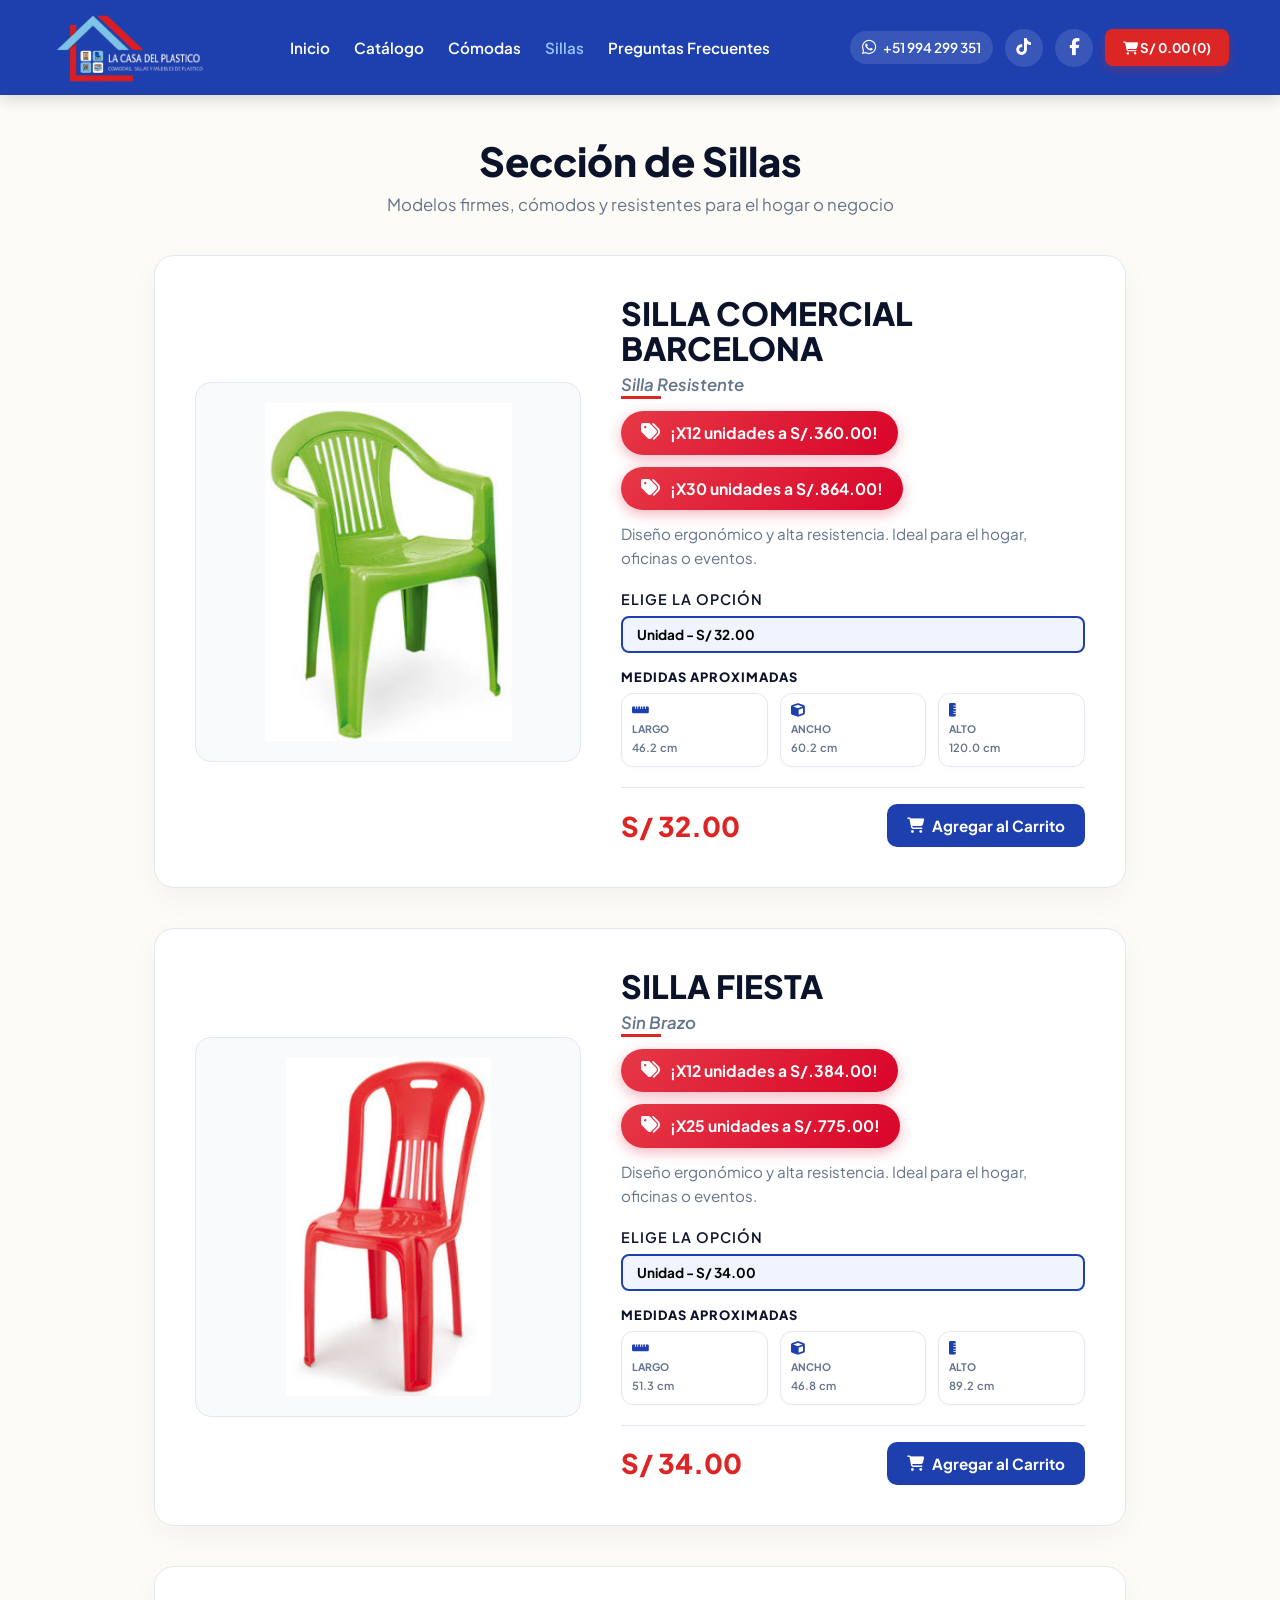
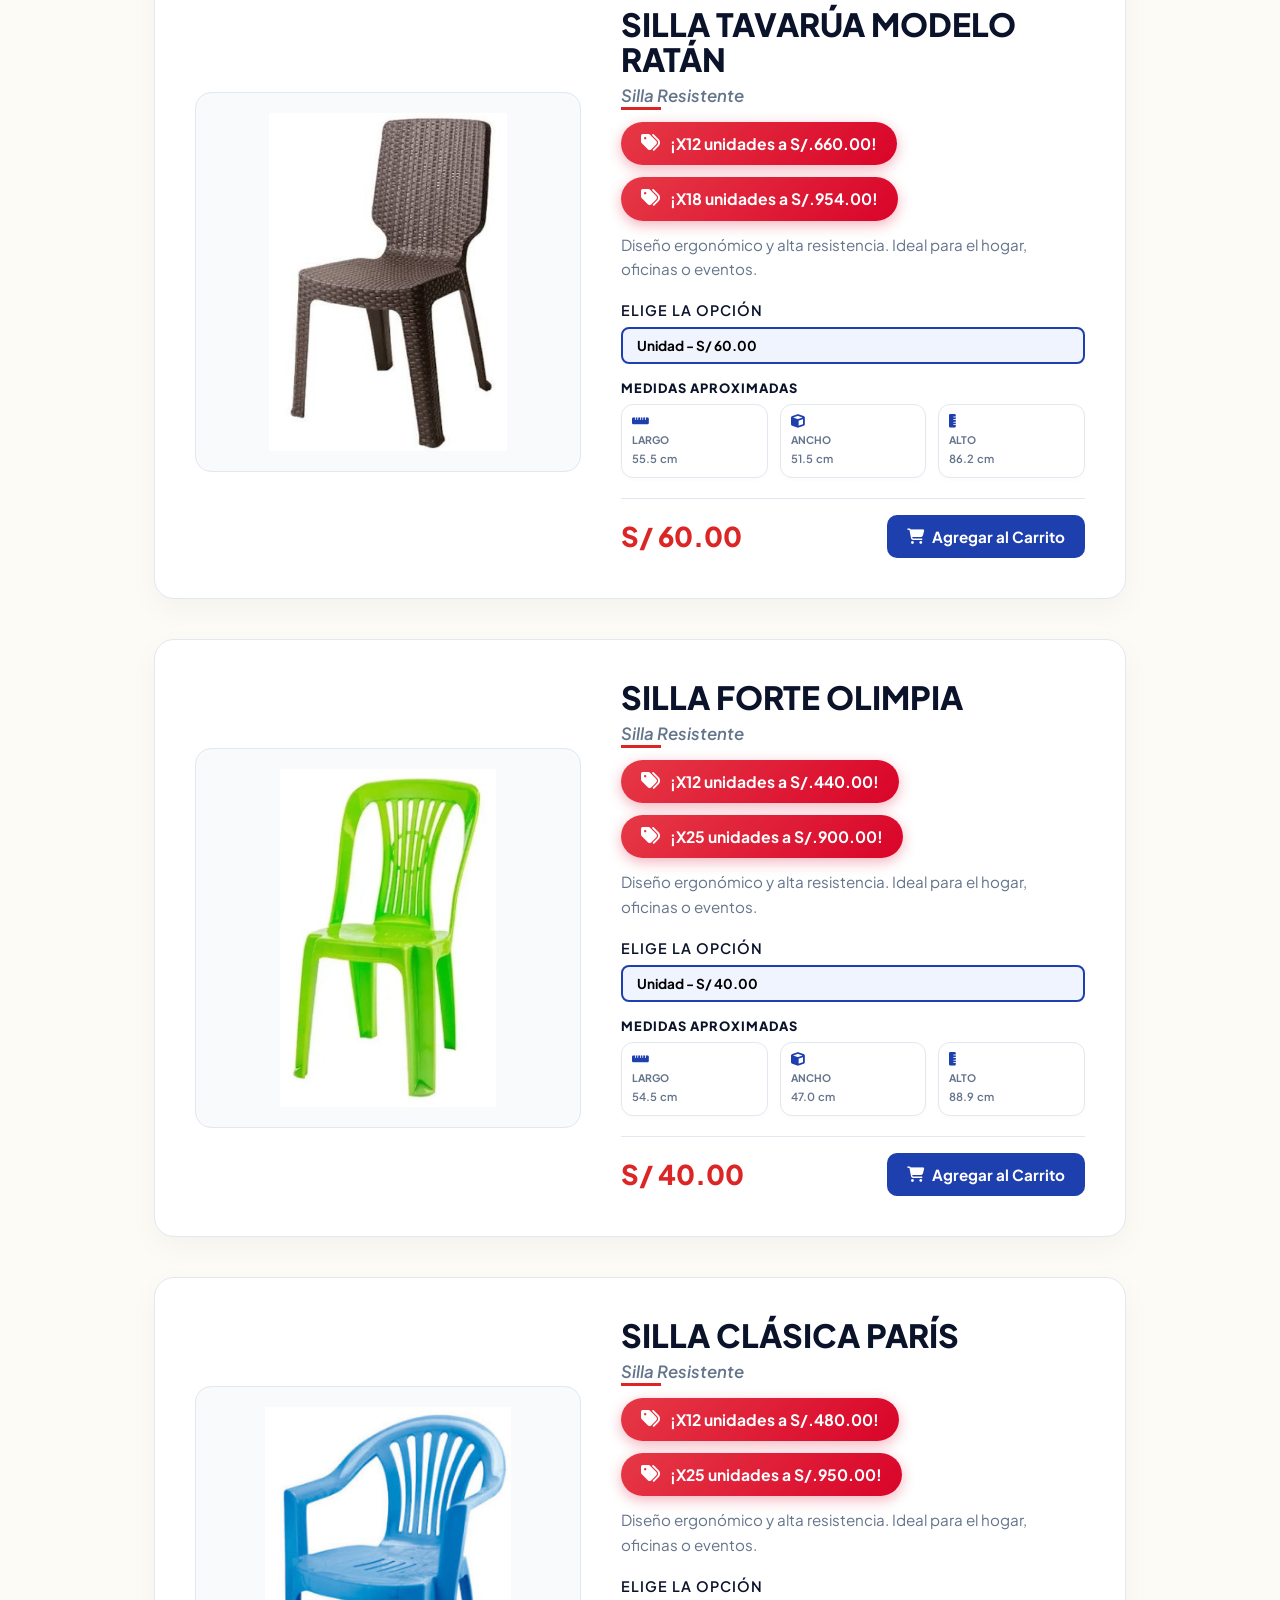
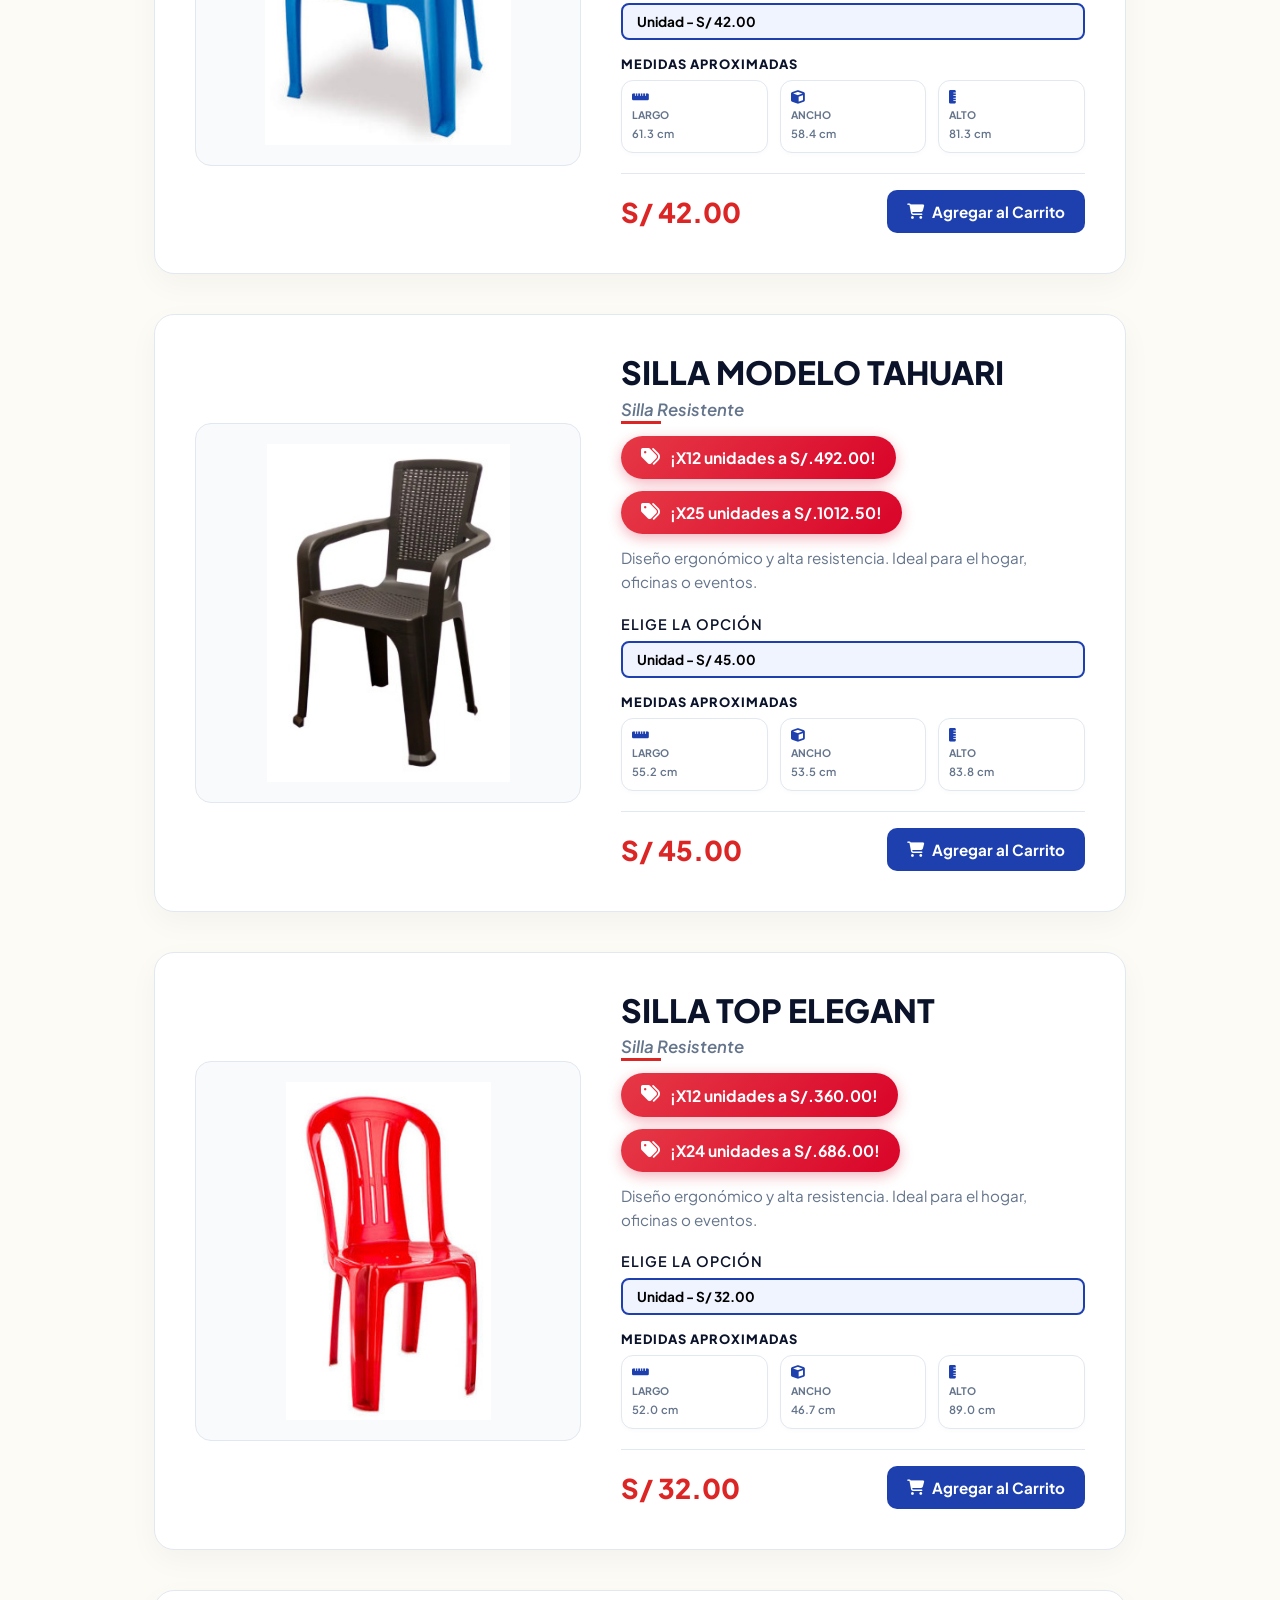
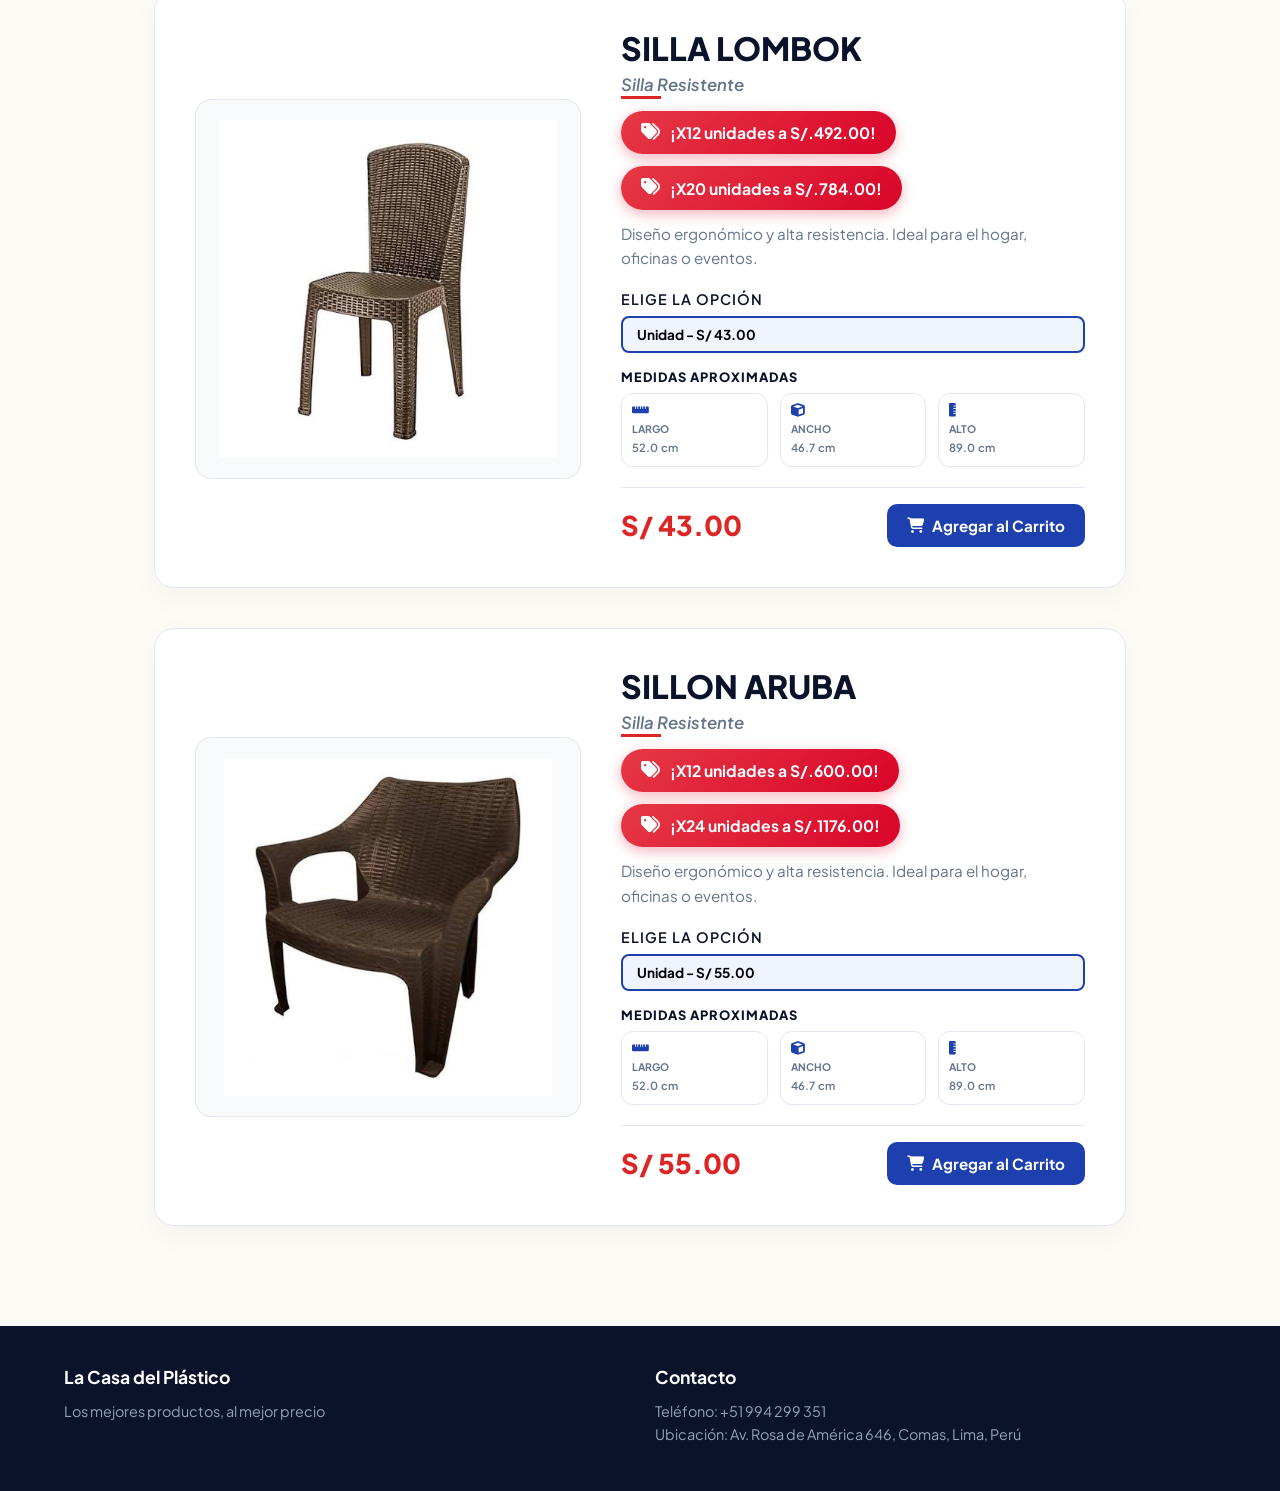
<file: sillas.html>
<!DOCTYPE html>
<html lang="es">
<head>
    <meta charset="UTF-8">
    <meta name="viewport" content="width=device-width, initial-scale=1.0">
    <title>Sillas - La Casa del Plástico</title>
    <link href="https://fonts.googleapis.com/css2?family=Plus+Jakarta+Sans:wght@400;500;600;700;800&display=swap" rel="stylesheet">
    <link rel="stylesheet" href="https://cdnjs.cloudflare.com/ajax/libs/font-awesome/6.4.0/css/all.min.css">
    
    <style>
        :root {
            --azul-oscuro: #0B132B;
            --azul-rey: #1E40AF;
            --azul-rey-hover: #1D4ED8;
            --rojo-acento: #DC2626;
            --rojo-hover: #B91C1C;
            --verde-wa: #25D366;
            --bg-body: #fdfbf6;
            --bg-card: #FFFFFF;
            --texto-oscuro: #0F172A;
            --texto-suave: #64748B;
            --borde: #E2E8F0;
            --transicion: all 0.35s cubic-bezier(0.4, 0, 0.2, 1);
        }

        * {
            box-sizing: border-box;
            margin: 0;
            padding: 0;
            font-family: 'Plus Jakarta Sans', sans-serif;
        }

        html { scroll-behavior: smooth; }

        body {
            background-color: var(--bg-body);
            color: var(--texto-oscuro);
            overflow-x: hidden;
        }

        header {
            background-color: var(--azul-rey);
            padding: 10px 4%;
            display: flex;
            justify-content: space-between;
            align-items: center;
            position: sticky;
            top: 0;
            z-index: 1000;
            box-shadow: 0 4px 15px rgba(0,0,0,0.15);
        }

        .logo a { display: flex; align-items: center; text-decoration: none; }
        .logo-img { height: 75px; width: auto; object-fit: contain; }

        nav ul { display: flex; list-style: none; gap: 24px; }
        nav a { color: #ffffff; text-decoration: none; font-weight: 600; font-size: 0.95rem; }

        .header-right { display: flex; align-items: center; gap: 12px; }
        .social-contact { display: flex; align-items: center; gap: 8px; }
        .social-icon { color: #ffffff; text-decoration: none; font-size: 1.05rem; display: flex; align-items: center; gap: 6px; padding: 8px 12px; border-radius: 20px; background: rgba(255, 255, 255, 0.12); transition: var(--transicion); }
        .social-icon:hover { background: rgba(255, 255, 255, 0.22); }
        .social-icon span { font-size: 0.85rem; font-weight: 600; }

        .social-btn-circle {
            width: 38px;
            height: 38px;
            background: rgba(255, 255, 255, 0.12);
            color: white;
            border-radius: 50%;
            display: flex;
            align-items: center;
            justify-content: center;
            text-decoration: none;
            font-size: 1.05rem;
            transition: var(--transicion);
        }
        .social-btn-circle:hover { background: rgba(255, 255, 255, 0.25); transform: translateY(-2px); }

        .btn-cart {
            background-color: var(--rojo-acento);
            color: white;
            border: none;
            padding: 10px 18px;
            border-radius: 8px;
            font-weight: 700;
            cursor: pointer;
            transition: var(--transicion);
            box-shadow: 0 4px 10px rgba(220, 38, 38, 0.3);
        }
        .btn-cart:hover { background-color: var(--rojo-hover); }

        .catalog-header { text-align: center; padding: 40px 20px 10px 20px; }
        .catalog-header h1 { font-size: 2.5rem; color: var(--azul-oscuro); font-weight: 800; }
        .catalog-header p { color: var(--texto-suave); font-size: 1.05rem; margin-top: 8px; }

        .products-section { padding: 30px 5% 50px 5%; max-width: 1100px; margin: 0 auto; display: flex; flex-direction: column; gap: 40px; }
        
        .product-detail-card {
            background: var(--bg-card);
            border-radius: 20px;
            border: 1px solid var(--borde);
            display: grid;
            grid-template-columns: 1fr 1.2fr;
            gap: 40px;
            padding: 40px;
            box-shadow: 0 10px 30px rgba(0,0,0,0.04);
            align-items: center;
        }

        .product-image-container {
            background: #F8FAFC;
            border-radius: 16px;
            padding: 20px;
            display: flex;
            align-items: center;
            justify-content: center;
            height: 380px;
            border: 1px solid var(--borde);
        }

        .product-img {
            max-width: 100%;
            max-height: 100%;
            object-fit: contain;
            transition: transform 0.3s ease;
        }
        .product-img:hover { transform: scale(1.03); }

        .product-info h2 {
            font-size: 2rem;
            color: var(--azul-oscuro);
            font-weight: 800;
            line-height: 1.1;
            margin-bottom: 8px;
            text-transform: uppercase;
        }

        .product-subtitle {
            font-size: 1.05rem;
            color: var(--texto-suave);
            font-style: italic;
            font-weight: 600;
            margin-bottom: 16px;
            position: relative;
            display: inline-block;
        }
        .product-subtitle::after {
            content: '';
            position: absolute;
            left: 0;
            bottom: -4px;
            width: 40px;
            height: 3px;
            background-color: var(--rojo-acento);
        }

        .product-desc {
            font-size: 0.95rem;
            color: var(--texto-suave);
            line-height: 1.6;
            margin-bottom: 20px;
        }

        /* Estilo para las etiquetas de promoción (Píldora roja) */
        .promo-badges-container {
            display: flex;
            flex-direction: column;
            gap: 8px;
            margin-bottom: 16px;
        }
        .promo-badge {
            background-color: var(--rojo-acento);
            color: white;
            padding: 8px 16px;
            border-radius: 50px;
            font-size: 0.85rem;
            font-weight: 700;
            display: inline-flex;
            align-items: center;
            gap: 8px;
            box-shadow: 0 4px 10px rgba(220, 38, 38, 0.25);
            width: fit-content;
        }

        .medidas-titulo, .colores-titulo {
            font-size: 0.8rem;
            font-weight: 800;
            letter-spacing: 1px;
            color: var(--azul-oscuro);
            margin-bottom: 8px;
            text-transform: uppercase;
        }

        .medidas-grid {
            display: grid;
            grid-template-columns: repeat(3, 1fr);
            gap: 12px;
            margin-bottom: 20px;
        }

        .medida-box {
            background: #ffffff;
            border: 1px solid var(--borde);
            border-radius: 12px;
            padding: 10px;
            text-align: left;
            box-shadow: 0 2px 5px rgba(0,0,0,0.02);
        }

        .medida-box i { color: var(--azul-rey); font-size: 0.85rem; margin-bottom: 4px; display: block; }
        .medida-label { font-size: 0.65rem; font-weight: 700; color: var(--texto-suave); text-transform: uppercase; }
        .medida-valor { font-size: 1rem; font-weight: 800; color: var(--azul-oscuro); }
        .medida-valor span { font-size: 0.7rem; font-weight: 600; color: var(--texto-suave); }

        .colores-list {
            display: flex;
            flex-direction: column;
            gap: 8px;
            max-height: 160px;
            overflow-y: auto;
            padding-right: 4px;
        }

        .color-btn {
            display: flex;
            align-items: center;
            gap: 10px;
            cursor: pointer;
            padding: 6px 10px;
            border-radius: 8px;
            border: 2px solid var(--borde);
            background: #fff;
            transition: var(--transicion);
            width: 100%;
            text-align: left;
        }
        .color-btn.active { border-color: var(--azul-rey); background: #EFF6FF; }
        .color-name { font-size: 0.8rem; font-weight: 600; color: var(--texto-oscuro); }

        .product-footer-action {
            display: flex;
            align-items: center;
            justify-content: space-between;
            gap: 20px;
            border-top: 1px solid var(--borde);
            padding-top: 16px;
            margin-top: 10px;
        }

        .product-price { font-size: 1.7rem; color: var(--rojo-acento); font-weight: 800; }

        .btn-add {
            background-color: var(--azul-rey);
            color: white;
            border: none;
            padding: 12px 20px;
            border-radius: 10px;
            font-weight: 700;
            font-size: 0.95rem;
            cursor: pointer;
            transition: var(--transicion);
            display: flex;
            align-items: center;
            gap: 8px;
        }
        .btn-add:hover { background-color: var(--azul-rey-hover); transform: translateY(-2px); }

        /* Modal del Carrito */
        #modal-carrito {
            display: none;
            position: fixed;
            top: 0; left: 0; width: 100%; height: 100%;
            background: rgba(0,0,0,0.6);
            z-index: 2000;
            justify-content: center;
            align-items: center;
        }
        .modal-content {
            background: white;
            padding: 25px;
            border-radius: 16px;
            width: 95%;
            max-width: 520px;
            max-height: 90vh;
            overflow-y: auto;
            box-shadow: 0 10px 25px rgba(0,0,0,0.2);
        }
        .cart-item { display: flex; justify-content: space-between; align-items: center; margin-bottom: 10px; border-bottom: 1px solid var(--borde); padding-bottom: 8px; gap: 8px; }
        .qty-controls { display: flex; align-items: center; gap: 6px; background: #F1F5F9; padding: 2px 6px; border-radius: 6px; }
        .qty-btn { background: none; border: none; font-weight: bold; cursor: pointer; font-size: 0.9rem; color: var(--azul-rey); }
        .btn-remove { background: none; border: none; color: var(--rojo-acento); cursor: pointer; font-size: 0.9rem; }

        .form-group { margin-bottom: 10px; }
        .form-group label { display: block; font-size: 0.8rem; font-weight: 700; margin-bottom: 3px; color: var(--azul-oscuro); }
        .form-control { width: 100%; padding: 8px; border: 1px solid var(--borde); border-radius: 6px; font-size: 0.85rem; }
        .form-row { display: grid; grid-template-columns: 1fr 1fr; gap: 8px; }

        /* Notificación Toast con transición de subida (Idéntica a Cómodas) */
        #toast-notification {
    position: fixed; 
    bottom: 30px; 
    right: 30px;
    background-color: var(--azul-oscuro); 
    color: white;
    padding: 12px 20px; 
    border-radius: 8px; 
    box-shadow: 0 10px 25px rgba(0,0,0,0.2);
    z-index: 3000; 
    display: flex; 
    align-items: center; 
    gap: 10px;
    font-weight: 600; 
    font-size: 0.9rem; 
    transform: translateY(100px) !important; 
    opacity: 0 !important;
    visibility: hidden;
    transition: all 0.3s cubic-bezier(0.4, 0, 0.2, 1) !important;
}

#toast-notification.show { 
    transform: translateY(0) !important; 
    opacity: 1 !important; 
    visibility: visible !important;
}

#toast-notification i { 
    color: #4ade80; 
    font-size: 1.1rem; 
}
        footer { background-color: var(--azul-oscuro); color: white; padding: 40px 5% 20px 5%; margin-top: 50px; }
        .footer-content { display: grid; grid-template-columns: repeat(auto-fit, minmax(200px, 1fr)); gap: 30px; max-width: 1200px; margin: 0 auto 25px auto; }
        .footer-content h4 { font-size: 1.1rem; font-weight: 700; margin-bottom: 12px; color: #ffffff; }

        @media (max-width: 900px) {
            .product-detail-card { grid-template-columns: 1fr; padding: 20px; }
            .product-image-container { height: 300px; }
        }
</style>
</head>
<body>

    <header>
        <div class="logo">
            <a href="index.html">
                <img src="logo.png" alt="La Casa del Plástico Logo" class="logo-img">
            </a>
        </div>
        <nav>
            <ul>
                <li><a href="index.html">Inicio</a></li>
                <li><a href="productos.html">Catálogo</a></li>
                <li><a href="comodas.html">Cómodas</a></li>
                <li><a href="sillas.html" style="color: #93c5fd;">Sillas</a></li>
                <li><a href="preguntas.html">Preguntas Frecuentes</a></li>
            </ul>
        </nav>
        <div class="header-right">
            <div class="social-contact">
                <a href="https://wa.me/51994299351" target="_blank" class="social-icon wa"><i class="fa-brands fa-whatsapp"></i><span>+51 994 299 351</span></a>
            </div>
            <a href="https://www.tiktok.com/@lacasadelplastic0" target="_blank" class="social-btn-circle" title="TikTok"><i class="fa-brands fa-tiktok"></i></a>
            <a href="https://www.facebook.com" target="_blank" class="social-btn-circle" title="Facebook"><i class="fa-brands fa-facebook-f"></i></a>
            
            <button class="btn-cart" onclick="toggleModalCarrito()"><i class="fa-solid fa-cart-shopping"></i> S/ <span id="cart-total-header">0.00</span> (<span id="cart-count-header">0</span>)</button>
        </div>
    </header>

    <div class="catalog-header">
        <h1>Sección de Sillas</h1>
        <p>Modelos firmes, cómodos y resistentes para el hogar o negocio</p>
    </div>

    <!-- Contenedor dinámico donde se cargarán las sillas -->
    <section class="products-section" id="productos-container">
    </section>

    <!-- MODAL DEL CARRITO Y DATOS DE CLIENTE -->
    <div id="modal-carrito">
        <div class="modal-content">
            <h2 style="margin-bottom: 10px; color: var(--azul-oscuro); font-size: 1.25rem;">Tu Carrito y Datos de Envío</h2>
            
            <div id="lista-carrito" style="max-height: 180px; overflow-y: auto; margin-bottom: 12px;">
                <p style="color: var(--texto-suave); font-size: 0.9rem;">Tu carrito está vacío.</p>
            </div>

            <div style="margin-bottom: 15px; border-top: 2px solid var(--borde); padding-top: 6px; display: flex; justify-content: space-between; font-size: 1.05rem; font-weight: 800;">
                <span>Total a Pagar:</span>
                <span style="color: var(--rojo-acento);">S/ <span id="modal-total">0.00</span></span>
            </div>

            <div style="border-top: 1px solid var(--borde); padding-top: 12px;">
                <h3 style="font-size: 0.95rem; color: var(--azul-oscuro); margin-bottom: 8px;"><i class="fa-solid fa-user"></i> Datos del Cliente</h3>
                
                <div class="form-row">
                    <div class="form-group">
                        <label>Nombres</label>
                        <input type="text" id="input-nombres" class="form-control" placeholder="Tus nombres">
                    </div>
                    <div class="form-group">
                        <label>Apellidos</label>
                        <input type="text" id="input-apellidos" class="form-control" placeholder="Tus apellidos">
                    </div>
                </div>

                <div class="form-row">
                    <div class="form-group">
                        <label>DNI</label>
                        <input type="text" id="input-dni" class="form-control" maxlength="8" placeholder="8 dígitos">
                    </div>
                    <div class="form-group">
                        <label>Celular</label>
                        <input type="tel" id="input-celular" class="form-control" maxlength="9" placeholder="999999999">
                    </div>
                </div>

                <div class="form-row">
                    <div class="form-group">
                        <label>Provincia</label>
                        <input type="text" id="input-provincia" class="form-control" placeholder="Ej. Lima">
                    </div>
                    <div class="form-group">
                        <label>Distrito</label>
                        <input type="text" id="input-distrito" class="form-control" placeholder="Ej. Comas">
                    </div>
                </div>
            </div>

            <button onclick="enviarPedidoWhatsApp()" style="width: 100%; background-color: var(--verde-wa); color: white; border: none; padding: 10px; border-radius: 6px; font-weight: 700; margin-top: 12px; cursor: pointer; font-size: 0.95rem;"><i class="fa-brands fa-whatsapp"></i> Enviar Pedido por WhatsApp</button>
            <button onclick="toggleModalCarrito()" style="width: 100%; background-color: #E2E8F0; color: var(--texto-oscuro); border: none; padding: 8px; border-radius: 6px; font-weight: 600; margin-top: 6px; cursor: pointer; font-size: 0.9rem;">Cerrar</button>
        </div>
    </div>

    <!-- NOTIFICACIÓN FLOTANTE -->
    <div id="toast-notification">
    <i class="fa-solid fa-circle-check"></i>
    <span id="toast-message">¡Producto agregado al carrito!</span>
</div>

    <footer>
        <div class="footer-content">
            <div class="footer-col">
                <h4>La Casa del Plástico</h4>
                <p style="color: #94A3B8; font-size: 0.9rem; line-height: 1.6;">Los mejores productos, al mejor precio</p>
            </div>
            <div class="footer-col">
                <h4>Contacto</h4>
                <p style="color: #94A3B8; font-size: 0.9rem; line-height: 1.6;">Teléfono: +51 994 299 351</p>
                <p style="color: #94A3B8; font-size: 0.9rem; line-height: 1.6;">Ubicación: Av. Rosa de América 646, Comas, Lima, Perú</p>
            </div>
        </div>
    </footer>

    <!-- Script con soporte para textPromo (texto único o múltiples en array) -->
    <!-- Script con soporte para textPromo (texto único o múltiples en array) -->
    <script>
        // Recuperar el carrito guardado al recargar o cambiar de vista
let carrito = JSON.parse(sessionStorage.getItem('carrito_plastico')) || [];
let productosGlobal = [];

// Ejecutar esta función apenas cargue la página
document.addEventListener('DOMContentLoaded', () => {
    actualizarCarritoUI();
    cargarSillas();
});

async function cargarSillas() {
    const contenedor = document.getElementById('productos-container');
    contenedor.innerHTML = '<p style="text-align: center; color: var(--texto-suave);">Cargando sillas...</p>';

    try {
        const respuesta = await fetch('datos/sillas.json');
        if (!respuesta.ok) throw new Error('No se encontró el archivo de sillas');

        productosGlobal = await respuesta.json();
        renderizarSillas();

    } catch (error) {
        console.error(error);
        contenedor.innerHTML = '<p style="text-align: center; color: var(--rojo-acento);">Error al cargar las sillas. Asegúrate de tener el archivo sillas.json en la carpeta datos/.</p>';
    }
}

function cambiarOpcionSilla(id, precio, label, medidas, btn) {
    const tarjeta = btn.closest('.product-detail-card');
    
    // 1. Limpiar botones de opciones
    tarjeta.querySelectorAll('.color-btn').forEach(b => {
        b.classList.remove('active');
        b.style.borderColor = 'var(--borde)';
        b.style.background = '#fff';
    });

    // 2. Activar el botón presionado
    btn.classList.add('active');
    btn.style.borderColor = 'var(--azul-rey)';
    btn.style.background = '#f0f4ff';

    // Actualizar precio y medidas
    document.getElementById(`precio-${id}`).innerText = precio.toFixed(2);
    if (medidas && Object.keys(medidas).length > 0) {
        if (medidas.largo) document.getElementById(`largo-${id}`).innerText = medidas.largo;
        if (medidas.ancho) document.getElementById(`ancho-${id}`).innerText = medidas.ancho;
        if (medidas.alto) document.getElementById(`alto-${id}`).innerText = medidas.alto;
    }

    tarjeta.setAttribute('data-opcion-seleccionada', label);
}

function renderizarSillas() {
    const contenedor = document.getElementById('productos-container');
    contenedor.innerHTML = '';

    if (productosGlobal.length === 0) {
        contenedor.innerHTML = '<p style="text-align: center; color: var(--texto-suave);">No hay sillas disponibles.</p>';
        return;
    }

    productosGlobal.forEach((producto) => {
        const tarjeta = document.createElement('div');
        tarjeta.classList.add('product-detail-card');
        
        let precioBase = 0;
        let medidasIniciales = { largo: '--', ancho: '--', alto: '--' };
        let opcionesHTML = '';
        let textoPromoHTML = '';
        let opcionInicialLabel = 'Estándar';

        if (producto.opciones && producto.opciones.length > 0) {
            let opcionesUnidad = producto.opciones.filter(opt => {
                let lbl = opt.label.toLowerCase();
                return lbl.includes('unidad') && !lbl.includes('x12') && !lbl.includes('x30') && !lbl.includes('docena');
            });

            if (opcionesUnidad.length === 0) {
                opcionesUnidad = [producto.opciones[0]];
            }

            let opcionInicial = opcionesUnidad[0];
            precioBase = opcionInicial.precio;
            opcionInicialLabel = opcionInicial.label;
            if (opcionInicial.medidas) medidasIniciales = opcionInicial.medidas;

            opcionesHTML = `
                <div class="colores-section" style="margin-bottom: 16px;">
                    <div class="colores-titulo" style="font-weight: 600; margin-bottom: 8px; font-size: 0.9rem;">Elige la opción</div>
                    <div style="display: flex; gap: 8px; flex-wrap: wrap;">
                        ${opcionesUnidad.map((opt, oIdx) => `
                            <button type="button" class="color-btn ${oIdx === 0 ? 'active' : ''}" 
                                    onclick='cambiarOpcionSilla("${producto.id}", ${opt.precio}, "${opt.label}", ${JSON.stringify(opt.medidas || {})}, this)'
                                    style="border-radius: 8px; padding: 8px 14px; font-weight: 700; font-size: 0.85rem; cursor: pointer; border: 2px solid ${oIdx === 0 ? 'var(--azul-rey)' : 'var(--borde)'}; background:${oIdx === 0 ? '#f0f4ff' : '#fff'};">
                                ${opt.label} - S/ ${opt.precio.toFixed(2)}
                            </button>
                        `).join('')}
                    </div>
                </div>
            `;
        } else if (producto.precio) {
            precioBase = producto.precio;
            if (producto.medidas) medidasIniciales = producto.medidas;
        }

        tarjeta.setAttribute('data-opcion-seleccionada', opcionInicialLabel);

        if (producto.textosPromo && Array.isArray(producto.textosPromo)) {
            textoPromoHTML = producto.textosPromo.map(texto => `
                <div style="background: linear-gradient(135deg, #e63946, #d90429); color: #fff; padding: 12px 20px; border-radius: 50px; font-size: 0.98rem; font-weight: 700; margin-bottom: 12px; display: inline-flex; align-items: center; gap: 10px; box-shadow: 0 4px 14px rgba(217, 4, 41, 0.3);">
                    <i class="fa-solid fa-tags" style="font-size: 1.2rem;"></i> 
                    <span>${texto}</span>
                </div>
            `).join('');
        }

        let imagenesArray = producto.imagen || [];
        let imagenPrincipal = imagenesArray.length > 0 ? imagenesArray[0] : '';
        let subtituloTexto = producto.subtitulo || 'Silla Resistente';

        let galeriaHTML = '';
        if (imagenesArray.length > 1) {
            galeriaHTML = `
                <div style="display: flex; gap: 6px; margin-top: 10px; overflow-x: auto; padding-bottom: 6px; width: 100%; scrollbar-width: thin;">
                    ${imagenesArray.map((imgSrc, imgIdx) => `
                        <img src="${imgSrc}" alt="miniatura" 
                            onclick="cambiarImagenPrincipal('${producto.id}', '${imgSrc}', this)" 
                            style="width: 42px; height: 42px; object-fit: cover; border-radius: 6px; border: 2px solid ${imgIdx === 0 ? 'var(--azul-rey)' : 'var(--borde)'}; cursor: pointer; flex-shrink: 0;"
                            class="miniatura-img">
                    `).join('')}
                </div>
            `;
        }

        tarjeta.innerHTML = `
            <div style="display: flex; flex-direction: column; width: 100%; max-width: 400px; margin: 0 auto;">
                <div class="product-image-container" style="width: 100%;">
                    <img class="product-img" id="img-principal-${producto.id}" src="${imagenPrincipal}" alt="${producto.nombre}" style="width: 100%; height: auto; object-fit: contain;">
                </div>
                ${galeriaHTML}
            </div>
            <div class="product-info">
                <h2>${producto.nombre}</h2>
                <div class="product-subtitle" id="subtitulo-${producto.id}">${subtituloTexto}</div>
                
                <div class="contenedor-promo-${producto.id}">
                    ${textoPromoHTML}
                </div>

                <p class="product-desc">${producto.descripcion || 'Diseño ergonómico y alta resistencia. Ideal para el hogar, oficinas o eventos.'}</p>
                ${opcionesHTML}

                <div class="medidas-titulo">Medidas Aproximadas</div>
                <div class="medidas-grid">
                    <div class="medida-box">
                        <i class="fa-solid fa-ruler-horizontal"></i>
                        <div class="medida-label">Largo</div>
                        <div class="medida-valor"><span id="largo-${producto.id}">${medidasIniciales.largo}</span> <span>cm</span></div>
                    </div>
                    <div class="medida-box">
                        <i class="fa-solid fa-cube"></i>
                        <div class="medida-label">Ancho</div>
                        <div class="medida-valor"><span id="ancho-${producto.id}">${medidasIniciales.ancho}</span> <span>cm</span></div>
                    </div>
                    <div class="medida-box">
                        <i class="fa-solid fa-ruler-vertical"></i>
                        <div class="medida-label">Alto</div>
                        <div class="medida-valor"><span id="alto-${producto.id}">${medidasIniciales.alto}</span> <span>cm</span></div>
                    </div>
                </div>

                <div class="product-footer-action">
                    <div class="product-price">S/ <span id="precio-${producto.id}">${precioBase.toFixed(2)}</span></div>
                    <button class="btn-add" onclick="agregarAlCarrito('${producto.id}', '${producto.nombre}')"><i class="fa-solid fa-cart-shopping"></i> Agregar al Carrito</button>
                </div>
            </div>
        `;
        contenedor.appendChild(tarjeta);
    });
}

function cambiarImagenPrincipal(idProducto, nuevaRuta, elementoMiniatura) {
    const imgGrande = document.getElementById(`img-principal-${idProducto}`);
    if (imgGrande) imgGrande.src = nuevaRuta;

    const contenedorMiniaturas = elementoMiniatura.parentElement;
    contenedorMiniaturas.querySelectorAll('.miniatura-img').forEach(img => {
        img.style.borderColor = 'var(--borde)';
    });
    elementoMiniatura.style.borderColor = 'var(--azul-rey)';
}

function calcularPrecioTotalItem(item) {
    let cantidadRestante = item.cantidad;
    let precioTotal = 0;

    if (!item.opcionesDisponibles || item.opcionesDisponibles.length === 0) {
        return (item.precioUnitario || item.precio || 0) * cantidadRestante;
    }

    let opcionesOrdenadas = [...item.opcionesDisponibles].map(op => {
        let texto = (op.label || op.nombre || "").toLowerCase();
        let match = texto.match(/\d+/);
        let cantMinima = match ? parseInt(match[0]) : 1;

        if (texto.includes('docena')) {
            cantMinima = 12;
        } else if (texto.includes('unidad')) {
            cantMinima = 1;
        }

        return { ...op, cantMinima, precio: op.precio || 0 };
    }).sort((a, b) => b.cantMinima - a.cantMinima);

    let opcionUnidad = opcionesOrdenadas.find(op => op.cantMinima === 1) || opcionesOrdenadas[opcionesOrdenadas.length - 1];
    let precioUnitarioBase = opcionUnidad ? (opcionUnidad.precio / opcionUnidad.cantMinima) : (item.precioUnitario || 0);

    for (let op of opcionesOrdenadas) {
        if (op.cantMinima > 1 && cantidadRestante >= op.cantMinima) {
            let paquetes = Math.floor(cantidadRestante / op.cantMinima);
            precioTotal += paquetes * op.precio;
            cantidadRestante %= op.cantMinima;
        }
    }

    if (cantidadRestante > 0) {
        precioTotal += cantidadRestante * precioUnitarioBase;
    }

    return precioTotal;
}

function agregarAlCarrito(id, nombre) {
    const precioEl = document.getElementById(`precio-${id}`);
    const precioUnitario = parseFloat(precioEl.innerText);
    
    const tarjeta = precioEl.closest('.product-detail-card');
    const colorSeleccionado = tarjeta.getAttribute('data-color-seleccionado') || 'Único';
    const opcionSeleccionada = tarjeta.getAttribute('data-opcion-seleccionada') || 'Estándar';
    
    let detalleExtra = `${opcionSeleccionada} - Color: ${colorSeleccionado}`;
    let nombreCompleto = `${nombre} (${detalleExtra})`;

    const producto = productosGlobal.find(p => p.id === id);

    const existente = carrito.find(item => item.id === id && item.nombre === nombreCompleto);
    if (existente) {
        existente.cantidad += 1;
    } else {
        carrito.push({
            id: id,
            nombre: nombreCompleto,
            precioUnitario: precioUnitario,
            opcionesDisponibles: producto ? producto.opciones : [],
            cantidad: 1
        });
    }

    sessionStorage.setItem('carrito_plastico', JSON.stringify(carrito));
    actualizarCarritoUI();
    mostrarToast("¡Producto agregado al carrito!");
}

function eliminarDelCarrito(index) {
    carrito.splice(index, 1);
    sessionStorage.setItem('carrito_plastico', JSON.stringify(carrito));
    actualizarCarritoUI();
}

let toastTimer;

function mostrarToast(mensaje) {
    const toast = document.getElementById('toast-notification');
    const mensajeSpan = document.getElementById('toast-message');
    if (!toast) return;

    mensajeSpan.innerText = mensaje;
    clearTimeout(toastTimer);
    toast.classList.add('show');

    toastTimer = setTimeout(() => {
        toast.classList.remove('show');
    }, 2500);
}

function actualizarCarritoUI() {
    const totalItems = carrito.reduce((sum, item) => sum + item.cantidad, 0);
    const totalPrecio = carrito.reduce((sum, item) => sum + calcularPrecioTotalItem(item), 0);
    
    const elTotalHeader = document.getElementById('cart-total-header');
    const elCountHeader = document.getElementById('cart-count-header');
    const elModalTotal = document.getElementById('modal-total');

    if (elTotalHeader) elTotalHeader.innerText = totalPrecio.toFixed(2);
    if (elCountHeader) elCountHeader.innerText = totalItems;
    if (elModalTotal) elModalTotal.innerText = totalPrecio.toFixed(2);

    const lista = document.getElementById('lista-carrito');
    if (!lista) return;

    if (carrito.length === 0) {
        lista.innerHTML = '<p style="color: var(--texto-suave); font-size: 0.9rem;">Tu carrito está vacío.</p>';
        return;
    }

    lista.innerHTML = carrito.map((item, index) => `
        <div class="cart-item">
            <div style="flex: 1;">
                <strong style="font-size: 0.85rem;">${item.nombre}</strong><br>
                <span style="color: var(--rojo-acento); font-weight: 700; font-size: 0.8rem;">S/ ${calcularPrecioTotalItem(item).toFixed(2)}</span>
            </div>
            <div class="qty-controls">
                <input type="number" min="1" value="${item.cantidad}" 
                    onchange="actualizarCantidadInput(${index}, this.value)" 
                    oninput="actualizarCantidadInput(${index}, this.value)"
                    style="width: 55px; padding: 2px 4px; text-align: center; border-radius: 4px; border: 1px solid #ccc; font-weight: 700; font-size: 0.85rem;">
            </div>
            <button class="btn-remove" onclick="eliminarDelCarrito(${index})"><i class="fa-solid fa-trash"></i></button>
        </div>
    `).join('');
}

function actualizarCantidadInput(index, nuevoValor) {
    let cantidad = parseInt(nuevoValor);
    if (isNaN(cantidad) || cantidad <= 0) {
        cantidad = 1;
    }
    carrito[index].cantidad = cantidad;
    sessionStorage.setItem('carrito_plastico', JSON.stringify(carrito));
    
    const totalItems = carrito.reduce((sum, item) => sum + item.cantidad, 0);
    const totalPrecio = carrito.reduce((sum, item) => sum + calcularPrecioTotalItem(item), 0);
    
    const elTotalHeader = document.getElementById('cart-total-header');
    const elCountHeader = document.getElementById('cart-count-header');
    const elModalTotal = document.getElementById('modal-total');

    if (elTotalHeader) elTotalHeader.innerText = totalPrecio.toFixed(2);
    if (elCountHeader) elCountHeader.innerText = totalItems;
    if (elModalTotal) elModalTotal.innerText = totalPrecio.toFixed(2);

    const subtotalSpans = document.querySelectorAll('.cart-item span[style*="color: var(--rojo-acento)"]');
    if (subtotalSpans[index]) {
        subtotalSpans[index].innerText = `S/ ${calcularPrecioTotalItem(carrito[index]).toFixed(2)}`;
    }
}

function toggleModalCarrito() {
    const modal = document.getElementById('modal-carrito');
    modal.style.display = modal.style.display === 'flex' ? 'none' : 'flex';
}

function enviarPedidoWhatsApp() {
    if (carrito.length === 0) {
        alert("Tu carrito está vacío.");
        return;
    }

    const nombres = document.getElementById('input-nombres')?.value.trim() || '';
    const apellidos = document.getElementById('input-apellidos')?.value.trim() || '';
    const dni = document.getElementById('input-dni')?.value.trim() || '';
    const celular = document.getElementById('input-celular')?.value.trim() || '';
    const provincia = document.getElementById('input-provincia')?.value.trim() || '';
    const distrito = document.getElementById('input-distrito')?.value.trim() || '';

    if (!nombres || !apellidos || !dni || !celular || !provincia || !distrito) {
        alert("Por favor, completa todos tus datos personales y de ubicación para el pedido.");
        return;
    }

    const totalPrecio = carrito.reduce((sum, item) => sum + calcularPrecioTotalItem(item), 0);

    // 1. CREAR EL OBJETO DEL PEDIDO PARA EL ADMIN
    let nuevoPedidoAdmin = {
        id: Date.now(),
        nombres: nombres,
        apellidos: apellidos,
        dni: dni,
        celular: celular,
        provincia: provincia,
        distrito: distrito,
        items: carrito.map(item => ({ 
            nombre: item.nombre, 
            cantidad: item.cantidad, 
            subtotal: calcularPrecioTotalItem(item) 
        })),
        total: totalPrecio,
        fecha: new Date().toLocaleString(),
        estado: "pendiente"
    };

    // 2. GUARDAR EN localStorage PARA QUE EL ADMIN.HTML LO PUEDA LEER SIEMPRE
    let listaAdmin = JSON.parse(localStorage.getItem('admin_pedidos')) || [];
    listaAdmin.unshift(nuevoPedidoAdmin);
    localStorage.setItem('admin_pedidos', JSON.stringify(listaAdmin));

    // 3. ARMAR EL MENSAJE DE WHATSAPP
    let mensaje = `*¡Nuevo Pedido - La Casa del Plástico!*%0A%0A`;
    mensaje += `*DATOS DEL CLIENTE:*%0A`;
    mensaje += `- Nombre: ${nombres} ${apellidos}%0A`;
    mensaje += `- DNI: ${dni}%0A`;
    mensaje += `- Celular: ${celular}%0A`;
    mensaje += `- Provincia: ${provincia}%0A`;
    mensaje += `- Distrito: ${distrito}%0A%0A`;
    
    mensaje += `*DETALLE DEL PEDIDO:*%0A`;
    carrito.forEach(item => {
        const subtotalItem = calcularPrecioTotalItem(item);
        mensaje += `▪ ${item.nombre} | Cant: ${item.cantidad} | S/ ${subtotalItem.toFixed(2)}%0A`;
    });
    
    mensaje += `%0A*TOTAL A PAGAR: S/ ${totalPrecio.toFixed(2)}*`;

    // 4. ABRIR WHATSAPP
    window.open(`https://wa.me/51994299351?text=${mensaje}`, '_blank');
}
    </script>
</body>
</html>
</file>
